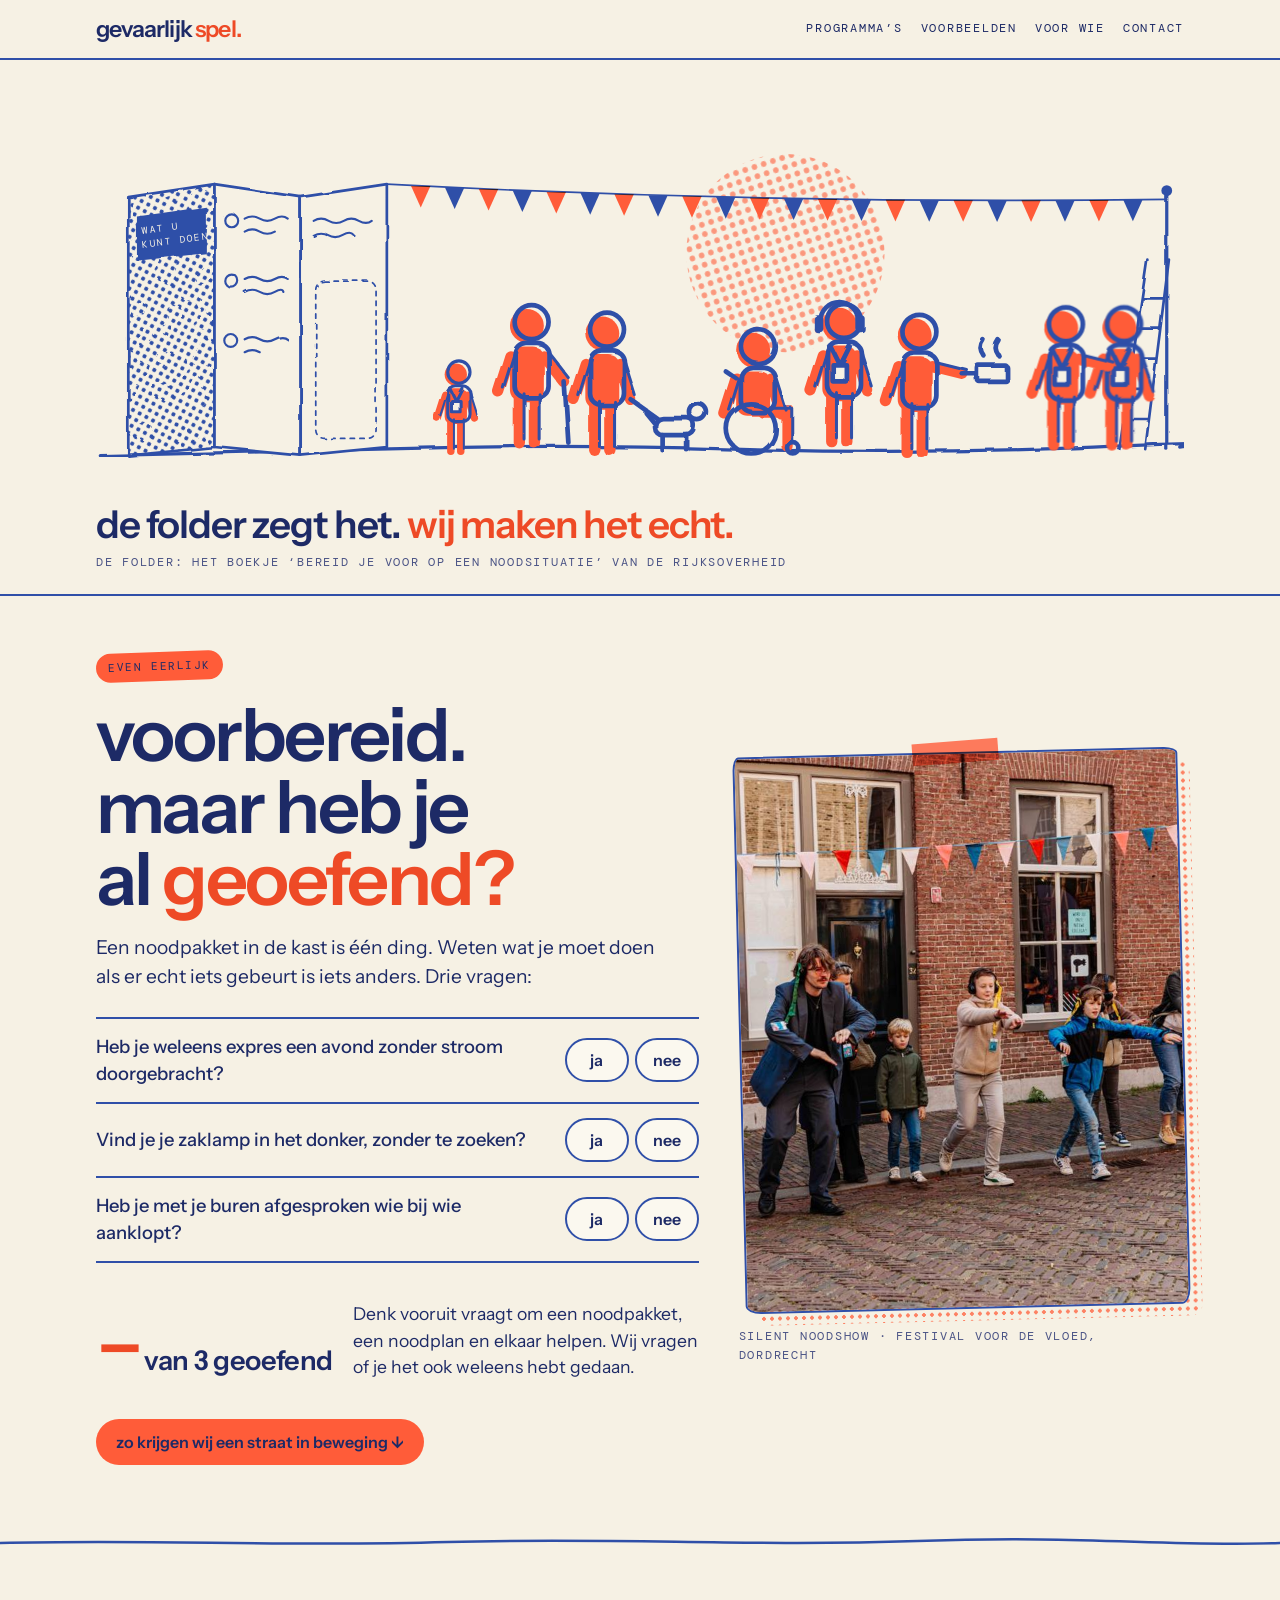
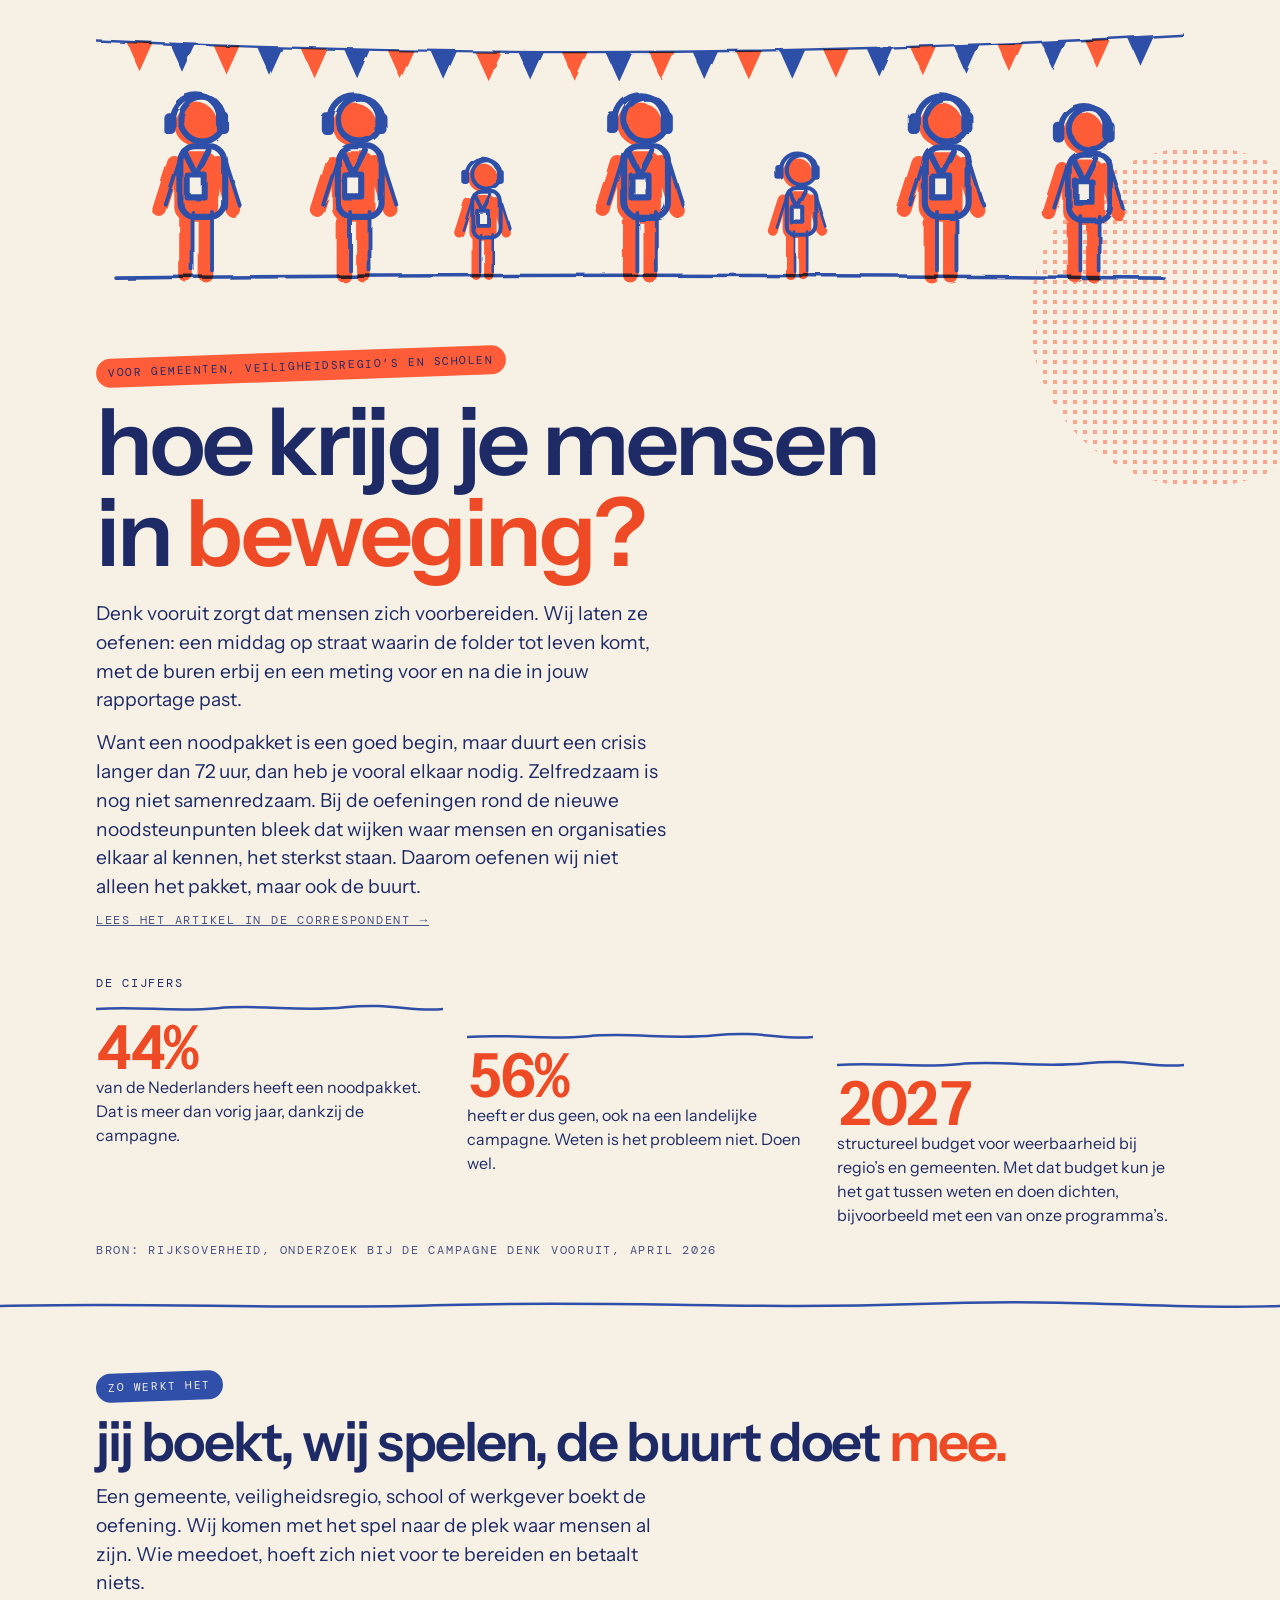
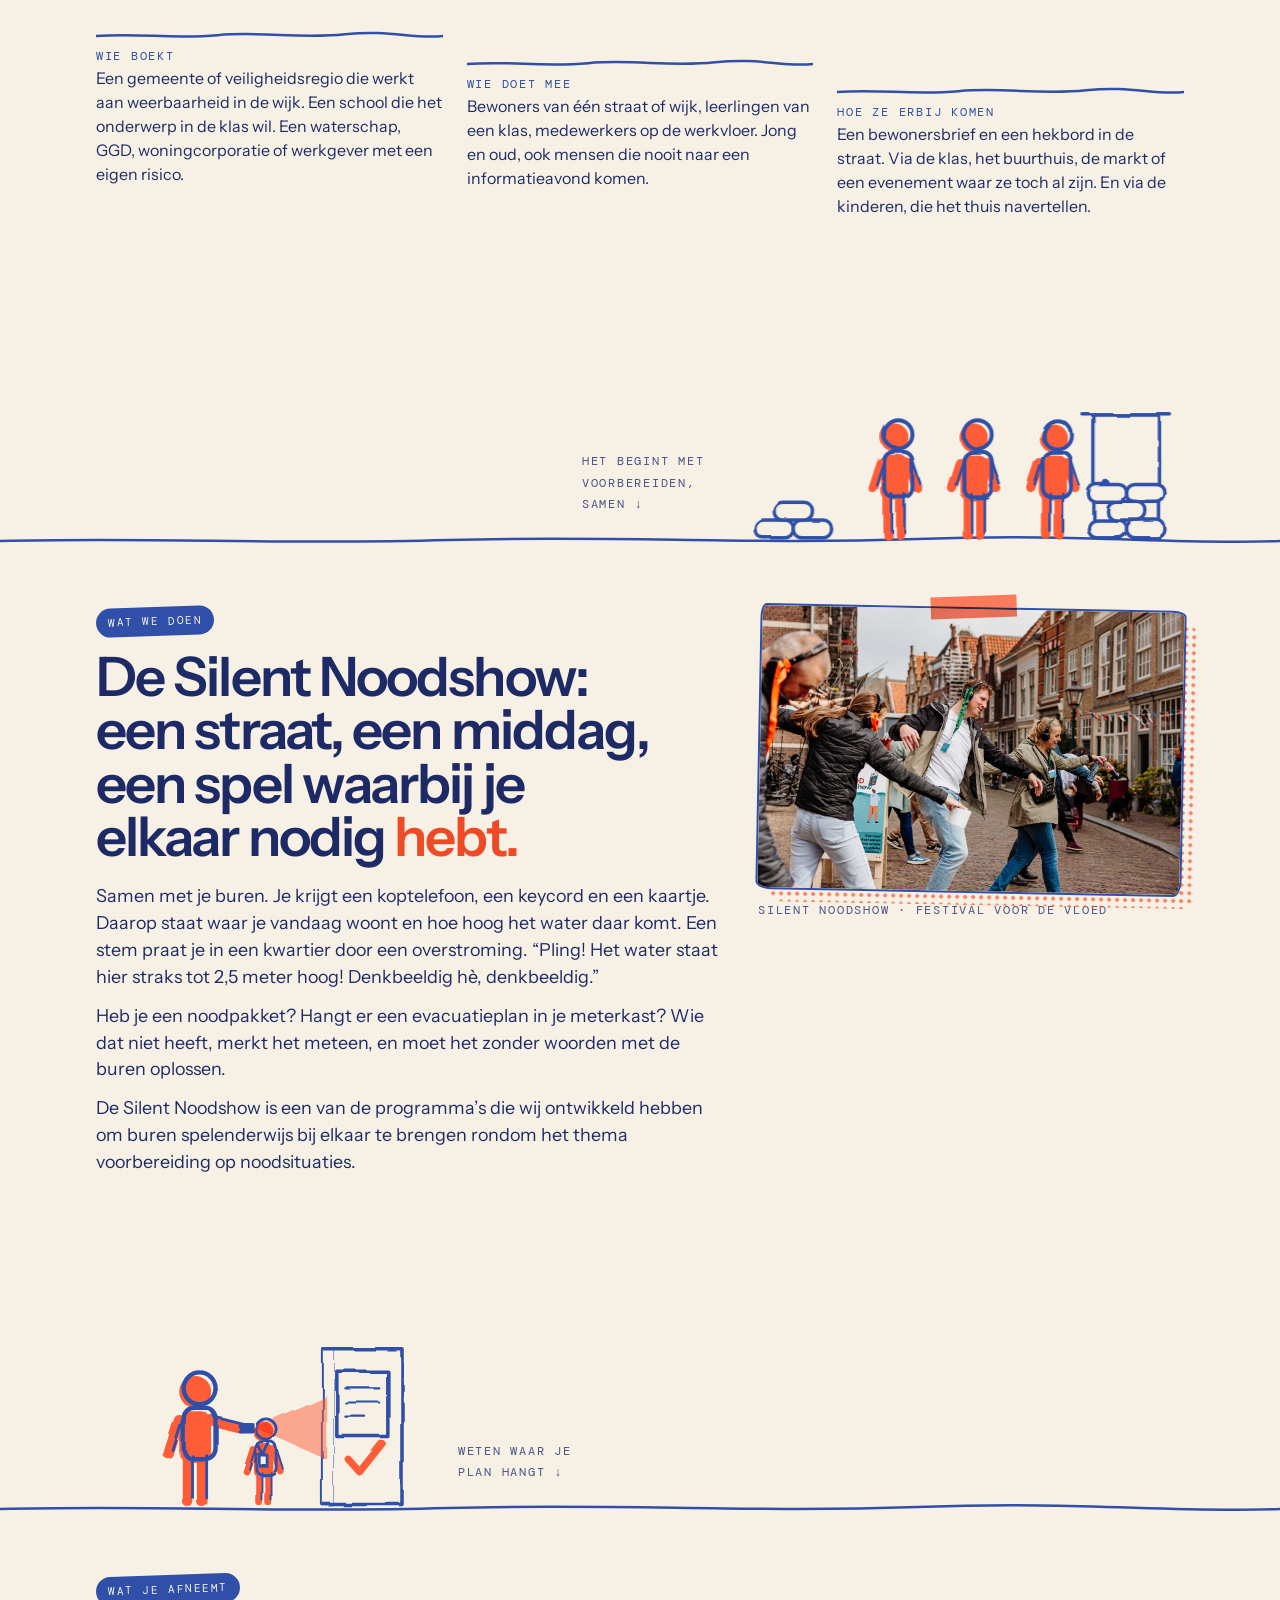
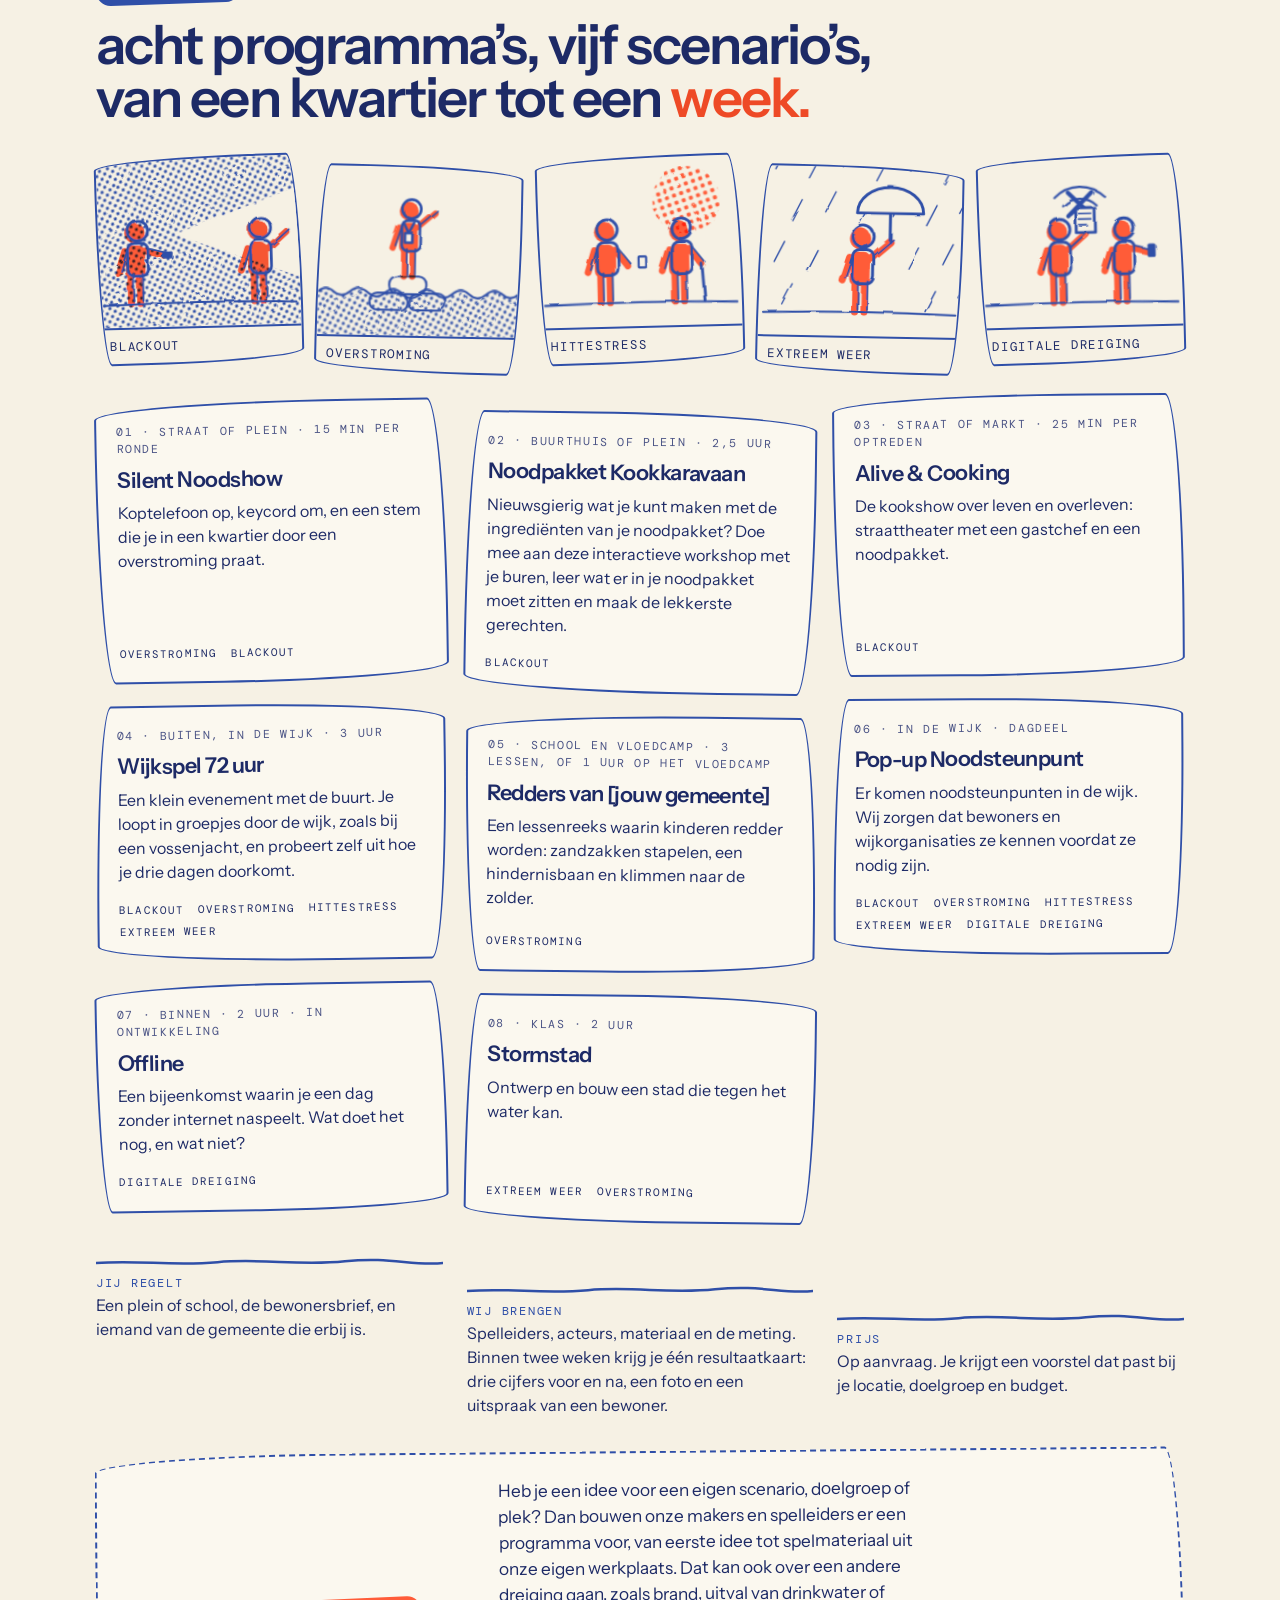
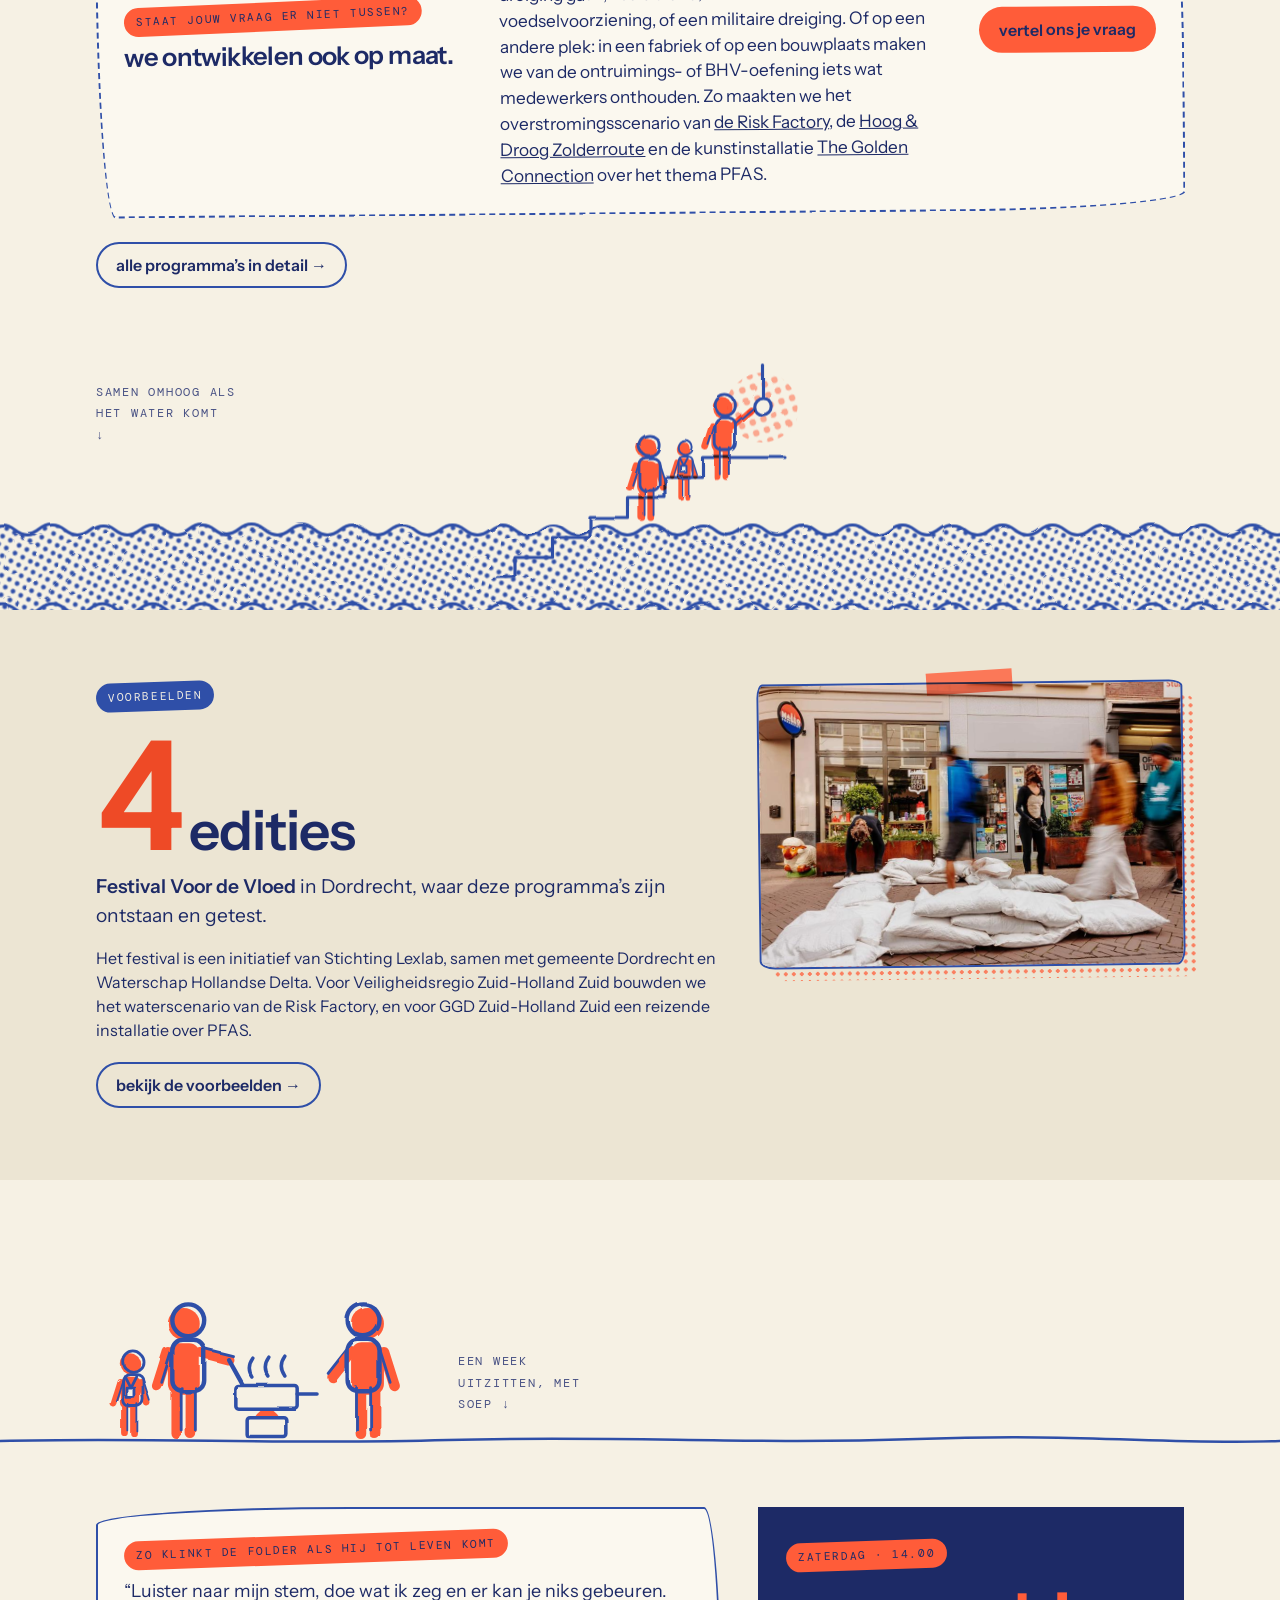
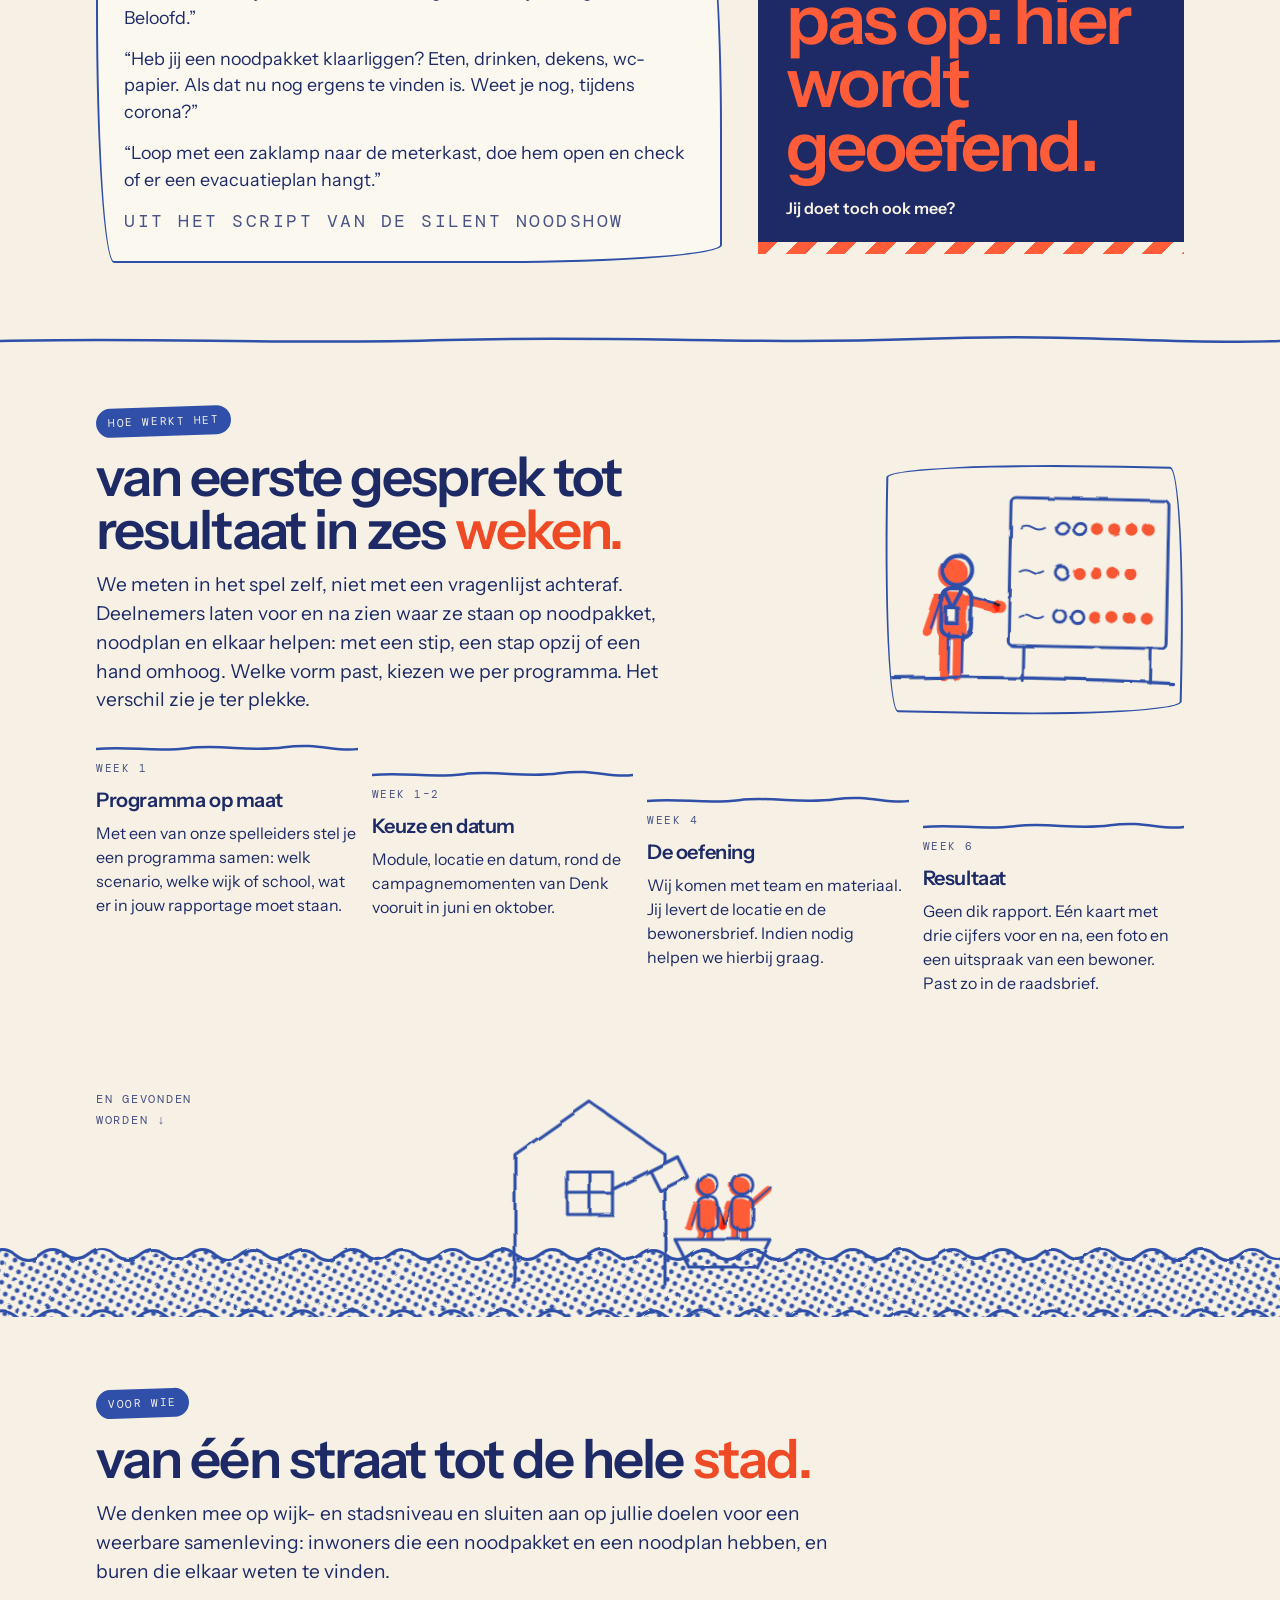
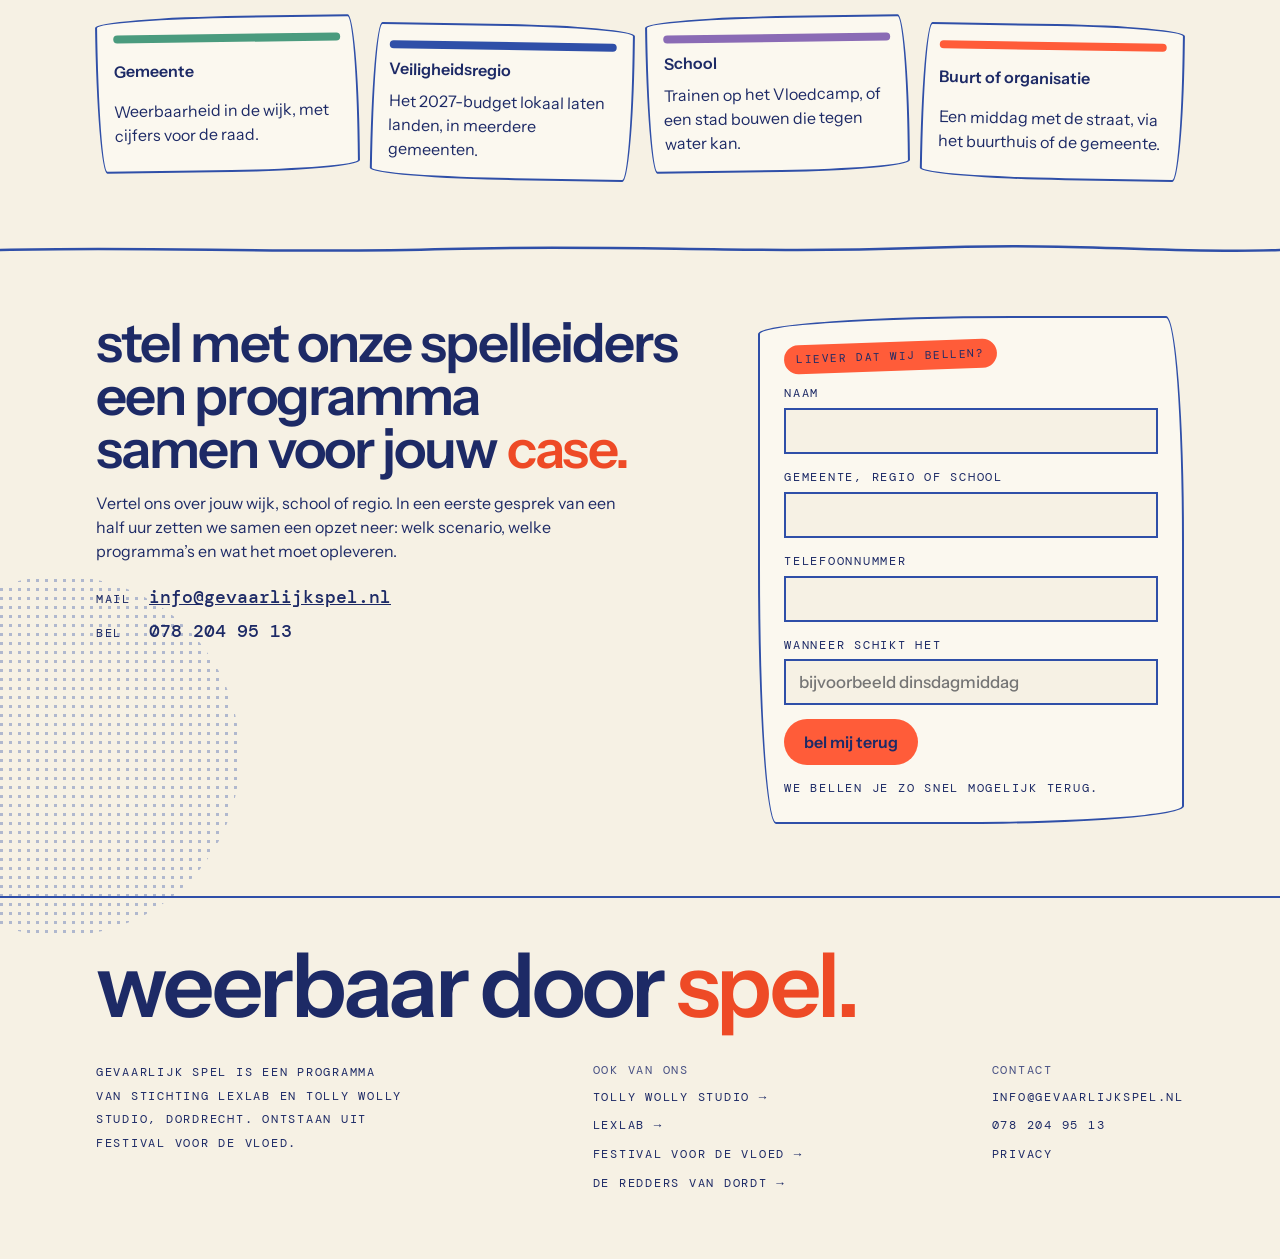
<file: index.html>
<!doctype html>
<html lang="nl"><head><meta charset="utf-8"><meta name="viewport" content="width=device-width,initial-scale=1,viewport-fit=cover">
<title>Gevaarlijk spel · weerbaar door spel · crisisoefeningen voor buurt, school en gemeente</title>
<meta name="description" content="Oefenen voor een noodsituatie, samen met de buren. Gevaarlijk spel speelt crisisoefeningen op straat, in de wijk en in de klas: overstroming, stroomuitval, hitte, extreem weer en uitval van internet. Voor gemeenten, veiligheidsregio’s, scholen en organisaties.">
<link rel="icon" href="favicon.svg" type="image/svg+xml">
<link rel="canonical" href="https://www.gevaarlijkspel.nl/">
<meta property="og:url" content="https://www.gevaarlijkspel.nl/">
<meta property="og:title" content="Gevaarlijk spel · weerbaar door spel · crisisoefeningen voor buurt, school en gemeente">
<meta property="og:description" content="Oefenen voor een noodsituatie, samen met de buren. Gevaarlijk spel speelt crisisoefeningen op straat, in de wijk en in de klas: overstroming, stroomuitval, hitte, extreem weer en uitval van internet. Voor gemeenten, veiligheidsregio’s, scholen en organisaties.">
<meta property="og:type" content="website">
<meta property="og:locale" content="nl_NL">
<meta property="og:image" content="https://www.gevaarlijkspel.nl/img/deel.png">
<meta name="twitter:card" content="summary_large_image">
<link rel="stylesheet" href="fonts.css">
<link rel="stylesheet" href="gs.css">
<style>
/* opening: het spel */
.spel{position:relative}
.scene{padding-block:84px;position:relative;overflow:hidden;border-top:var(--lijn)}
.scene .wrap{position:relative;z-index:2}
.scene p.groot+p.groot{margin-top:14px}
.scene .meter{position:absolute;right:var(--gutter-r);top:96px;z-index:3;text-align:right;font-family:var(--f-mono);font-size:.78rem;letter-spacing:.14em;text-transform:uppercase}
.scene .meter b{display:block;font:600 clamp(2.4rem,7vw,4.4rem)/.9 var(--f-tekst);letter-spacing:-.04em;font-variant-numeric:tabular-nums}

#start{border-top:0;padding-block:56px 72px}
.start-grid{display:grid;grid-template-columns:1.15fr .85fr;gap:40px;align-items:start}
.start-grid>*{min-width:0}
.keuze{display:grid;grid-template-columns:1fr 1fr;gap:10px;margin-top:14px}
.koord{display:flex;align-items:center;gap:12px;padding:12px 14px;border:var(--lijn);background:var(--kaart);cursor:pointer;font:500 1rem var(--f-tekst);color:var(--inkt);text-align:left}
.koord i{width:10px;align-self:stretch;min-height:30px;border-radius:5px}
.koord[aria-pressed="true"]{background:var(--inkt);color:var(--papier)}
.k-groen i{background:var(--groen)}.k-blauw i{background:var(--blauw)}.k-paars i{background:var(--paars)}.k-zalm i{background:var(--zalm)}
.veld{display:grid;gap:6px;margin-top:16px}
.veld input{font:500 1.05rem var(--f-tekst);padding:12px 14px;border:var(--lijn);background:var(--kaart);color:var(--inkt);border-radius:0;width:100%}
.kaartje{position:relative;background:var(--kaart);border:var(--lijn);padding:22px 22px 20px;margin-top:46px;transform:rotate(1.4deg)}
.kaartje::before{content:"";position:absolute;left:50%;top:-46px;width:14px;height:46px;transform:translateX(-50%);background:var(--k,var(--inkt2));border-radius:3px}
.kaartje::after{content:"";position:absolute;left:50%;top:10px;width:22px;height:8px;transform:translateX(-50%);border:2px solid var(--inkt);border-radius:6px;background:var(--papier)}
.kaartje dl{display:grid;grid-template-columns:auto 1fr;gap:6px 16px;margin-top:20px}
.kaartje dt{font-family:var(--f-mono);font-size:.7rem;letter-spacing:.14em;text-transform:uppercase;color:var(--inkt2);padding-top:3px}
.kaartje dd{font-weight:500}
.kaartje .diep{font:600 3.2rem/.9 var(--f-tekst);letter-spacing:-.04em;color:var(--blauw);margin-top:14px;font-variant-numeric:tabular-nums}
.sla{margin-top:22px;display:flex;gap:12px 18px;flex-wrap:wrap;align-items:center}

/* donker */
#donker{background:var(--nacht);color:var(--papier);border-top-color:var(--nacht);cursor:none}
#donker .knop{cursor:pointer}
#lamp{position:absolute;inset:0;z-index:3;pointer-events:none;background:radial-gradient(circle var(--r,190px) at var(--x,30%) var(--y,46%),rgba(7,6,11,0) 0%,rgba(7,6,11,0) 40%,rgba(7,6,11,.985) 100%)}
#donker.aan #lamp{display:none}
#donker.aan{cursor:auto}
#donker .boven{position:relative;z-index:4}
#donker .foto{border-color:var(--papier)}
#donker .hint{position:relative;z-index:4;margin-top:22px;display:flex;gap:16px;align-items:center;flex-wrap:wrap}

/* water */
#water{background:var(--papier)}
#golf{position:absolute;left:0;right:0;bottom:0;height:0;background:var(--blauw);opacity:.9;z-index:1}
#golf::before{content:"";position:absolute;left:0;right:0;top:-9px;height:10px;background-image:url("data:image/svg+xml,%3Csvg xmlns='http://www.w3.org/2000/svg' width='40' height='10'%3E%3Cpath d='M0 10V5q10-6 20 0t20 0v5z' fill='%232c5ca4'/%3E%3C/svg%3E");background-repeat:repeat-x;animation:golf 6s linear infinite}
@keyframes golf{to{background-position:40px 0}}
.peil{position:absolute;left:0;top:0;bottom:0;width:46px;z-index:2;border-right:var(--lijn);background:repeating-linear-gradient(to top,var(--inkt) 0 2px,transparent 2px 10%);background-size:14px 100%;background-repeat:no-repeat}
.peil span{position:absolute;left:18px;font-family:var(--f-mono);font-size:.62rem;transform:translateY(50%)}
#water .wrap{padding-left:max(64px,var(--gutter-l))}

#water.onder .wrap,#water.onder .meter{color:var(--papier)}
#water.onder .z{color:var(--zalm)}
#water.onder .label{background:var(--papier);color:var(--inkt)}
#water.onder .foto{border-color:var(--papier)}

/* hitte */
#hitte{transition:background-color .2s}
#hitte.heet .tril{animation:tril 1.8s ease-in-out infinite}
@keyframes tril{0%,100%{transform:skewX(0);filter:blur(0)}50%{transform:skewX(-1deg) translateY(-1px);filter:blur(.5px)}}

/* offline */
#offtekst span{transition:opacity .5s}
#offtekst .weg{opacity:.12}
.papiertje{background:var(--kaart);border:var(--lijn);padding:18px 20px;transform:rotate(-1deg);font-family:var(--f-mono);font-size:.86rem;line-height:1.9}
.papiertje b{font-family:var(--f-tekst);font-weight:600;font-size:1rem;display:block;margin-bottom:6px}

@media (prefers-reduced-motion:reduce){#hitte.heet .tril,#golf::before{animation:none}}

/* einde oefening */
#licht{background:var(--inkt);color:var(--papier);border-top:0;padding-block:76px 80px}
#licht .groot{color:var(--papier)}
#licht .knop.leeg{border-color:var(--papier);color:var(--papier)}
#licht .knop.leeg:hover{background:rgba(244,239,230,.1)}
.slotzin{font:600 clamp(3rem,10vw,7rem)/.88 var(--f-tekst);letter-spacing:-.05em;color:var(--zalm);margin-top:16px;text-wrap:balance}

/* aanbod */
.hero2{padding-block:72px 40px}
.strip{display:grid;grid-template-columns:repeat(5,1fr);gap:10px}
.strip img{aspect-ratio:3/2;object-fit:cover;width:100%;border:var(--lijn)}
.afspraak{display:grid;grid-template-columns:repeat(3,1fr);gap:24px;margin-top:34px}
.afspraak>div{border-top:var(--lijn);padding-top:12px;min-width:0}
.bewijs{background-color:var(--papier2)}
.groot-getal{font:600 clamp(5rem,15vw,9.5rem)/.85 var(--f-tekst);letter-spacing:-.05em;color:var(--zalm-d);font-variant-numeric:tabular-nums}
.groot-getal small{font-size:.36em;color:var(--inkt);letter-spacing:-.02em}
.stem{background:var(--kaart);border:var(--lijn);padding:26px;display:grid;gap:14px}
.stem p{font-size:1.12rem}
.hek{background:var(--inkt);color:var(--papier);padding:34px 28px;display:flex;flex-direction:column;gap:18px;justify-content:space-between;min-height:320px;position:relative;overflow:hidden}
.hek .big{font:600 clamp(2.6rem,7vw,4.4rem)/.9 var(--f-tekst);letter-spacing:-.04em;color:var(--zalm)}
.hek::after{content:"";position:absolute;left:0;right:0;bottom:0;height:12px;background:repeating-linear-gradient(135deg,var(--zalm) 0 14px,var(--papier) 14px 28px)}
.stappen{list-style:none;padding:0;display:grid;grid-template-columns:repeat(4,1fr);gap:14px;counter-reset:s}
.stappen li{counter-increment:s;border-top:var(--lijn);padding-top:12px;min-width:0}
.stappen li::before{content:"week " attr(data-week);display:block;font-family:var(--f-mono);font-size:.7rem;letter-spacing:.14em;text-transform:uppercase;color:var(--inkt2);margin-bottom:8px}
.stappen b{display:block;font-size:1.25rem;font-weight:600;letter-spacing:-.02em;margin-bottom:6px}
.voorjou{display:grid;grid-template-columns:repeat(4,1fr);gap:12px}
.voorjou a{display:grid;gap:8px;padding:16px;border:var(--lijn);text-decoration:none;background:var(--kaart);min-width:0}
.voorjou a:hover{background:#fff}
.voorjou a i{height:8px;border-radius:4px}
.voorjou a.mijn{outline:4px solid var(--zalm);outline-offset:-2px}
.bereik{display:grid;grid-template-columns:auto 1fr;gap:10px 18px;margin-top:22px;align-items:baseline}
.bereik dd{font:500 1.15rem var(--f-mono)}
.terugbel{display:grid;gap:14px;border:var(--lijn);background:var(--kaart);padding:24px;min-width:0}
.terugbel .label{justify-self:start}
.terugbel label{display:grid;gap:5px}
.terugbel input{font:500 1.05rem var(--f-tekst);padding:11px 13px;border:var(--lijn);background:var(--papier);color:var(--inkt);border-radius:0;width:100%}
.terugbel .knop{justify-self:start}
.contact-regel{display:flex;gap:10px 16px;flex-wrap:wrap;align-items:center;margin-top:20px}
.contact-regel code{font:500 1.05rem var(--f-mono);user-select:all}

@media (max-width:860px){
  .start-grid{grid-template-columns:1fr}
  .strip{grid-template-columns:repeat(3,1fr)}.strip img:nth-child(n+4){display:none}
  .afspraak,.stappen{grid-template-columns:1fr 1fr}
  .voorjou{grid-template-columns:1fr 1fr}
  .scene .meter{position:static;text-align:left;margin-bottom:18px;padding-left:var(--gutter-l)}
  #water .meter{padding-left:64px}
  #lamp{--r:250px}
}
@media (max-width:520px){.keuze{grid-template-columns:1fr}.afspraak,.stappen{grid-template-columns:1fr}}

/* opening: de toets */
.topband{padding-block:10px 22px;border-bottom:var(--lijn)}
.topzin{font-weight:600;letter-spacing:-.03em;line-height:1.05;font-size:clamp(1.4rem,3.6vw,2.4rem);margin-top:4px}
.opening{padding-block:44px 72px}
.opening .start-grid{align-items:center}
.toets{list-style:none;padding:0;margin-top:26px;display:grid;gap:0;border-bottom:var(--lijn)}
.toets li{display:grid;grid-template-columns:1fr auto;gap:14px;align-items:center;padding-block:14px;border-top:var(--lijn)}
.toets li>span{font-size:1.15rem;font-weight:500;min-width:0}
.jn{display:flex;gap:6px}
.jn button{min-width:64px;padding:10px 16px;border:var(--lijn);background:var(--kaart);color:var(--inkt);border-radius:999px;cursor:pointer;font:600 1rem var(--f-tekst)}
.jn button[aria-pressed="true"]{background:var(--inkt);color:var(--papier)}
.uitslag{display:grid;grid-template-columns:auto 1fr;gap:20px;align-items:center;margin-top:22px;min-height:112px}
.uitslag>*{min-width:0}
.uitslag .score{font:600 clamp(3.4rem,9vw,5rem)/.85 var(--f-tekst);letter-spacing:-.05em;color:var(--zalm-d);font-variant-numeric:tabular-nums;white-space:nowrap}
.uitslag .score small{font-size:.34em;color:var(--inkt);letter-spacing:-.02em}
.uitslag p{font-size:1.1rem;max-width:46ch}
.uitslag p b{display:block;margin-top:6px}
.grootfoto img{width:100%;aspect-ratio:4/5;object-fit:cover;border:var(--lijn)}
@media (max-width:860px){.grootfoto img{aspect-ratio:3/2}}
@media (max-width:520px){.uitslag{grid-template-columns:1fr;gap:8px}}

/* rode draad: de folder tot leven */
.fotobak{position:relative}
.fotobak .folder{position:absolute;left:-30px;bottom:-26px;width:min(240px,64%);transform:rotate(-5deg)}
.grootfoto .bijschrift{margin-top:18px}
.echt{list-style:none;padding:0;margin-top:34px;border-bottom:var(--lijn)}
.echt li{display:grid;grid-template-columns:minmax(0,.75fr) 36px minmax(0,1.7fr);gap:18px;align-items:center;padding-block:24px;border-top:var(--lijn)}
.echt .pijl{font-size:1.8rem;text-align:center;line-height:1}
.echt .straat{display:grid;grid-template-columns:200px minmax(0,1fr);gap:20px;align-items:center;text-decoration:none}
.echt .straat img{aspect-ratio:3/2;object-fit:cover;border:var(--lijn);width:100%}
.echt .straat b{display:block;font-size:1.3rem;font-weight:600;letter-spacing:-.02em;line-height:1.15;margin-block:6px}
.echt a.straat:hover b{text-decoration:underline;text-decoration-color:var(--zalm);text-decoration-thickness:3px}
.wenk5{margin-top:26px;display:grid;grid-template-columns:minmax(0,.75fr) 36px minmax(0,1.7fr);gap:18px;align-items:center}
.wenk5 .groot{max-width:none;font-weight:500}
@media (max-width:860px){
  .fotobak .folder{left:10px}
  .echt li,.wenk5{grid-template-columns:1fr;gap:10px}
  .echt .pijl{text-align:left;transform:rotate(90deg);width:28px}
  .echt .straat{grid-template-columns:120px minmax(0,1fr);gap:14px}
}

/* poppetjes lopen uit de folder */
.loopje{margin-top:26px}
.loopje svg{display:block;width:100%;height:auto;max-height:340px}
.loopje-voet{display:flex;justify-content:space-between;margin-top:6px;color:var(--inkt2)}
.pop{color:var(--c);fill:currentColor;stroke:currentColor;transform:translate(var(--x),0)}
.pop .kj{fill:var(--kaart)}
.pop .been,.pop .arm{transform-box:fill-box}
.pop .been{transform-origin:50% 0}
.pop .arm{transform-origin:0 0}
@media (prefers-reduced-motion:no-preference){
  .pop{animation:uitdefolder 14s linear var(--d) infinite both}
  .pop .been.a{animation:stap 14s linear var(--d) infinite both}
  .pop .been.b{animation:stap2 14s linear var(--d) infinite both}
  .pop .arm{animation:zwaai 14s ease-in-out var(--d) infinite both}
}
@keyframes uitdefolder{
  0%{transform:translate(206px,0);opacity:0;color:var(--grijs)}
  3%{opacity:1;color:var(--grijs)}
  9%{color:var(--grijs)}
  15%{color:var(--c)}
  30%{transform:translate(var(--x),0)}
  94%{transform:translate(var(--x),0);opacity:1;color:var(--c)}
  100%{transform:translate(var(--x),0);opacity:0;color:var(--c)}
}
@keyframes stap{0%,30%,100%{transform:rotate(0)}3%,9%,15%,21%,27%{transform:rotate(22deg)}6%,12%,18%,24%{transform:rotate(-22deg)}}
@keyframes stap2{0%,30%,100%{transform:rotate(0)}3%,9%,15%,21%,27%{transform:rotate(-22deg)}6%,12%,18%,24%{transform:rotate(22deg)}}
@keyframes zwaai{0%,36%,62%,100%{transform:rotate(0)}40%,48%,56%{transform:rotate(-150deg)}44%,52%{transform:rotate(-115deg)}}
</style>
<script type="application/ld+json">{"@context": "https://schema.org", "@type": "Organization", "@id": "https://www.gevaarlijkspel.nl/#org", "name": "Gevaarlijk spel", "url": "https://www.gevaarlijkspel.nl/", "logo": "https://www.gevaarlijkspel.nl/favicon.svg", "image": "https://www.gevaarlijkspel.nl/img/deel.png", "description": "Gevaarlijk spel maakt crisisoefeningen als spel: buurten, scholen en organisaties oefenen samen voor een overstroming, stroomuitval, hitte, extreem weer of uitval van internet. Een programma van Stichting Lexlab en Tolly Wolly Studio uit Dordrecht, ontstaan uit Festival Voor de Vloed.", "telephone": "+31782049513", "email": "info@gevaarlijkspel.nl", "areaServed": {"@type": "Country", "name": "Nederland"}, "address": {"@type": "PostalAddress", "addressLocality": "Dordrecht", "addressCountry": "NL"}, "parentOrganization": [{"@type": "Organization", "name": "Stichting Lexlab", "url": "https://www.lexlab.nl/"}, {"@type": "Organization", "name": "Tolly Wolly Studio", "url": "https://www.tollywollystudio.nl/"}], "knowsAbout": ["crisisoefening", "weerbaarheid", "samenredzaamheid", "zelfredzaamheid", "noodpakket", "noodsteunpunt", "overstroming", "stroomuitval", "hittestress", "extreem weer", "digitale uitval", "waterveiligheid", "risicovol spelen", "BHV-oefening"]}</script>
</head><body>

<header class="kop"><div class="wrap">
  <a class="wm" href="index.html">gevaarlijk <span>spel.</span></a>
  <nav class="mono" aria-label="hoofdmenu"><a href="programmas.html">programma’s</a><a href="cases.html">voorbeelden</a><a href="voor-wie.html">voor wie</a><a href="#contact">contact</a></nav>
</div></header>

<main>
<section class="topband"><div class="wrap">
  <div class="toneel kaal" id="folderanim"></div>
  <p class="topzin">de folder zegt het. <span class="z">wij maken het echt.</span></p>
  <p class="mono bijschrift" style="margin-top:8px">de folder: het boekje ‘Bereid je voor op een noodsituatie’ van de Rijksoverheid</p>
</div></section>
<section class="opening" id="start"><div class="wrap start-grid">
  <div>
    <span class="label p">even eerlijk</span>
    <h1 style="margin-top:18px;font-size:clamp(2.4rem,6.6vw,4.6rem)">voorbereid. maar heb je al <span class="z">geoefend?</span></h1>
    <p class="groot" style="margin-top:18px">Een noodpakket in de kast is één ding. Weten wat je moet doen als er echt iets gebeurt is iets anders. Drie vragen:</p>
    <ol class="toets">
      <li><span>Heb je weleens expres een avond zonder stroom doorgebracht?</span><div class="jn" role="group" aria-label="avond zonder stroom"><button type="button" id="q1-ja" data-q="1" data-v="1" aria-pressed="false">ja</button><button type="button" id="q1-nee" data-q="1" data-v="0" aria-pressed="false">nee</button></div></li>
      <li><span>Vind je je zaklamp in het donker, zonder te zoeken?</span><div class="jn" role="group" aria-label="zaklamp"><button type="button" id="q2-ja" data-q="2" data-v="1" aria-pressed="false">ja</button><button type="button" id="q2-nee" data-q="2" data-v="0" aria-pressed="false">nee</button></div></li>
      <li><span>Heb je met je buren afgesproken wie bij wie aanklopt?</span><div class="jn" role="group" aria-label="buren"><button type="button" id="q3-ja" data-q="3" data-v="1" aria-pressed="false">ja</button><button type="button" id="q3-nee" data-q="3" data-v="0" aria-pressed="false">nee</button></div></li>
    </ol>
    <div class="uitslag" aria-live="polite">
      <div class="score"><span id="score">–</span><small> van 3 geoefend</small></div>
      <p id="uitslagtekst">Denk vooruit vraagt om een noodpakket, een noodplan en elkaar helpen. Wij vragen of je het ook weleens hebt gedaan.</p>
    </div>
    <div class="sla"><a class="knop" href="#aanbod">zo krijgen wij een straat in beweging ↓</a></div>
  </div>
  <div class="grootfoto">
    <div class="fotobak">
      <img src="img/v5-1.jpg" alt="Een rij buren op de stoep doet tegelijk dezelfde beweging na, met koptelefoons op">
    </div>
    <p class="mono bijschrift">silent noodshow · festival voor de vloed, dordrecht</p>
  </div>
</div></section>
</main>

<!-- aanbod -->
<section class="hero2" id="aanbod"><div class="wrap">
  <div class="toneel kaal" id="dansrij" style="margin-bottom:34px"></div>
  <span class="label p">voor gemeenten, veiligheidsregio’s en scholen</span>
  <h2 style="margin-top:16px;font-size:var(--s4)">hoe krijg je mensen in <span class="z">beweging?</span></h2>
  <p class="groot" style="margin-top:20px">Denk vooruit zorgt dat mensen zich voorbereiden. Wij laten ze oefenen: een middag op straat waarin de folder tot leven komt, met de buren erbij en een meting voor en na die in jouw rapportage past.</p>
  <p class="groot" style="margin-top:14px">Want een noodpakket is een goed begin, maar duurt een crisis langer dan 72 uur, dan heb je vooral elkaar nodig. Zelfredzaam is nog niet samenredzaam. Bij de oefeningen rond de nieuwe noodsteunpunten bleek dat wijken waar mensen en organisaties elkaar al kennen, het sterkst staan. Daarom oefenen wij niet alleen het pakket, maar ook de buurt.</p>
  <p class="mono bijschrift" style="margin-top:10px"><a href="https://decorrespondent.nl/17397/zelfredzaamheid-is-goed-maar-samenredzaamheid-maakt-het-verschil/1c88b7a3-b26c-0ff3-1d59-503746841dac">lees het artikel in De Correspondent →</a></p>
  <p class="mono" style="margin-top:44px">de cijfers</p>
  <div class="cijfers" style="margin-top:12px">
    <div><div class="b">44%</div><p>van de Nederlanders heeft een noodpakket. Dat is meer dan vorig jaar, dankzij de campagne.</p></div>
    <div><div class="b">56%</div><p>heeft er dus geen, ook na een landelijke campagne. Weten is het probleem niet. Doen wel.</p></div>
    <div><div class="b">2027</div><p>structureel budget voor weerbaarheid bij regio’s en gemeenten. Met dat budget kun je het gat tussen weten en doen dichten, bijvoorbeeld met een van onze programma’s.</p></div>
  </div>
  <p class="mono bijschrift" style="margin-top:14px">bron: Rijksoverheid, onderzoek bij de campagne Denk vooruit, april 2026</p>
</div></section>

<section class="sec" id="zo"><div class="wrap">
  <div class="sec-kop"><span class="label">zo werkt het</span><h2>jij boekt, wij spelen, de buurt doet <span class="z">mee.</span></h2><p class="groot">Een gemeente, veiligheidsregio, school of werkgever boekt de oefening. Wij komen met het spel naar de plek waar mensen al zijn. Wie meedoet, hoeft zich niet voor te bereiden en betaalt niets.</p></div>
  <div class="afspraak">
    <div><p class="mono z">wie boekt</p><p>Een gemeente of veiligheidsregio die werkt aan weerbaarheid in de wijk. Een school die het onderwerp in de klas wil. Een waterschap, GGD, woningcorporatie of werkgever met een eigen risico.</p></div>
    <div><p class="mono z">wie doet mee</p><p>Bewoners van één straat of wijk, leerlingen van een klas, medewerkers op de werkvloer. Jong en oud, ook mensen die nooit naar een informatieavond komen.</p></div>
    <div><p class="mono z">hoe ze erbij komen</p><p>Een bewonersbrief en een hekbord in de straat. Via de klas, het buurthuis, de markt of een evenement waar ze toch al zijn. En via de kinderen, die het thuis navertellen.</p></div>
  </div>
</div></section>

<div class="breker rechts"><div class="wrap"><figure class="toneel kaal eenmaal" data-oef="zandzakken"></figure><p class="mono">het begint met voorbereiden, samen ↓</p></div></div>
<section class="sec"><div class="wrap">
  <div class="twee">
    <div>
      <span class="label">wat we doen</span>
      <h2 style="margin-top:14px">De Silent Noodshow: een straat, een middag, een spel waarbij je elkaar nodig <span class="z">hebt.</span></h2>
      <p style="font-size:1.12rem;margin-top:20px;max-width:52ch">Samen met je buren. Je krijgt een koptelefoon, een keycord en een kaartje. Daarop staat waar je vandaag woont en hoe hoog het water daar komt. Een stem praat je in een kwartier door een overstroming. “Pling! Het water staat hier straks tot 2,5 meter hoog! Denkbeeldig hè, denkbeeldig.”</p>
      <p style="font-size:1.12rem;margin-top:12px;max-width:52ch">Heb je een noodpakket? Hangt er een evacuatieplan in je meterkast? Wie dat niet heeft, merkt het meteen, en moet het zonder woorden met de buren oplossen.</p>
      <p style="font-size:1.12rem;margin-top:12px;max-width:52ch">De Silent Noodshow is een van de programma’s die wij ontwikkeld hebben om buren spelenderwijs bij elkaar te brengen rondom het thema voorbereiding op noodsituaties.</p>
    </div>
    <div><img class="foto" src="img/silent-straat.jpg" alt="Buren met koptelefoons op doen midden op straat samen dezelfde beweging"><p class="mono bijschrift">silent noodshow · festival voor de vloed</p></div>
  </div>
</div></section>

<div class="breker links"><div class="wrap"><figure class="toneel kaal eenmaal" data-oef="meterkast"></figure><p class="mono">weten waar je plan hangt ↓</p></div></div>
<section class="sec" id="programmas"><div class="wrap">
  <div class="sec-kop">
    <span class="label">wat je afneemt</span>
    <h2>acht programma’s, vijf scenario’s, van een kwartier tot een <span class="z">week.</span></h2>
    </div>
  <div class="scenrij" id="scenrij" style="margin-bottom:30px"></div>
  <div class="prog" id="proglijst"><!--prerender:kaarten--><a class="pk" href="programmas.html#silent-noodshow" data-scen="water stroom" data-voor="gemeente regio buurt"><span class="nr">01 · straat of plein · 15 min per ronde</span><span class="t">Silent Noodshow</span><span>Koptelefoon op, keycord om, en een stem die je in een kwartier door een overstroming praat.</span><span class="scens"><span class="scen water"><i aria-hidden="true"></i>overstroming</span><span class="scen stroom"><i aria-hidden="true"></i>blackout</span></span></a><a class="pk" href="programmas.html#kookkaravaan" data-scen="stroom" data-voor="gemeente buurt"><span class="nr">02 · buurthuis of plein · 2,5 uur</span><span class="t">Noodpakket Kookkaravaan</span><span>Nieuwsgierig wat je kunt maken met de ingrediënten van je noodpakket? Doe mee aan deze interactieve workshop met je buren, leer wat er in je noodpakket moet zitten en maak de lekkerste gerechten.</span><span class="scens"><span class="scen stroom"><i aria-hidden="true"></i>blackout</span></span></a><a class="pk" href="programmas.html#alive-and-cooking" data-scen="stroom" data-voor="gemeente buurt"><span class="nr">03 · straat of markt · 25 min per optreden</span><span class="t">Alive &amp; Cooking</span><span>De kookshow over leven en overleven: straattheater met een gastchef en een noodpakket.</span><span class="scens"><span class="scen stroom"><i aria-hidden="true"></i>blackout</span></span></a><a class="pk" href="programmas.html#wijkspel-72-uur" data-scen="stroom water hitte weer" data-voor="gemeente regio buurt"><span class="nr">04 · buiten, in de wijk · 3 uur</span><span class="t">Wijkspel 72 uur</span><span>Een klein evenement met de buurt. Je loopt in groepjes door de wijk, zoals bij een vossenjacht, en probeert zelf uit hoe je drie dagen doorkomt.</span><span class="scens"><span class="scen stroom"><i aria-hidden="true"></i>blackout</span><span class="scen water"><i aria-hidden="true"></i>overstroming</span><span class="scen hitte"><i aria-hidden="true"></i>hittestress</span><span class="scen weer"><i aria-hidden="true"></i>extreem weer</span></span></a><a class="pk" href="programmas.html#redders" data-scen="water" data-voor="school gemeente"><span class="nr">05 · school en vloedcamp · 3 lessen, of 1 uur op het Vloedcamp</span><span class="t">Redders van [jouw gemeente]</span><span>Een lessenreeks waarin kinderen redder worden: zandzakken stapelen, een hindernisbaan en klimmen naar de zolder.</span><span class="scens"><span class="scen water"><i aria-hidden="true"></i>overstroming</span></span></a><a class="pk" href="programmas.html#oefening-met-publiek" data-scen="stroom water hitte weer digitaal" data-voor="gemeente regio buurt"><span class="nr">06 · in de wijk · dagdeel</span><span class="t">Pop-up Noodsteunpunt</span><span>Er komen noodsteunpunten in de wijk. Wij zorgen dat bewoners en wijkorganisaties ze kennen voordat ze nodig zijn.</span><span class="scens"><span class="scen stroom"><i aria-hidden="true"></i>blackout</span><span class="scen water"><i aria-hidden="true"></i>overstroming</span><span class="scen hitte"><i aria-hidden="true"></i>hittestress</span><span class="scen weer"><i aria-hidden="true"></i>extreem weer</span><span class="scen digitaal"><i aria-hidden="true"></i>digitale dreiging</span></span></a><a class="pk" href="programmas.html#offline" data-scen="digitaal" data-voor="gemeente buurt school"><span class="nr">07 · binnen · 2 uur · in ontwikkeling</span><span class="t">Offline</span><span>Een bijeenkomst waarin je een dag zonder internet naspeelt. Wat doet het nog, en wat niet?</span><span class="scens"><span class="scen digitaal"><i aria-hidden="true"></i>digitale dreiging</span></span></a><a class="pk" href="programmas.html#stormstad" data-scen="weer water" data-voor="school gemeente"><span class="nr">08 · klas · 2 uur</span><span class="t">Stormstad</span><span>Ontwerp en bouw een stad die tegen het water kan.</span><span class="scens"><span class="scen weer"><i aria-hidden="true"></i>extreem weer</span><span class="scen water"><i aria-hidden="true"></i>overstroming</span></span></a><!--/prerender--></div>
  <div class="afspraak">
    <div><p class="mono z">jij regelt</p><p>Een plein of school, de bewonersbrief, en iemand van de gemeente die erbij is.</p></div>
    <div><p class="mono z">wij brengen</p><p>Spelleiders, acteurs, materiaal en de meting. Binnen twee weken krijg je één resultaatkaart: drie cijfers voor en na, een foto en een uitspraak van een bewoner.</p></div>
    <div><p class="mono z">prijs</p><p>Op aanvraag. Je krijgt een voorstel dat past bij je locatie, doelgroep en budget.</p></div>
  </div>
  <div class="opmaat">
    <div><span class="label p">staat jouw vraag er niet tussen?</span><h3 style="margin-top:12px">we ontwikkelen ook op maat.</h3></div>
    <p>Heb je een idee voor een eigen scenario, doelgroep of plek? Dan bouwen onze makers en spelleiders er een programma voor, van eerste idee tot spelmateriaal uit onze eigen werkplaats. Dat kan ook over een andere dreiging gaan, zoals brand, uitval van drinkwater of voedselvoorziening, of een militaire dreiging. Of op een andere plek: in een fabriek of op een bouwplaats maken we van de ontruimings- of BHV-oefening iets wat medewerkers onthouden. Zo maakten we het overstromingsscenario van <a href="cases.html#risk-factory">de Risk Factory</a>, de <a href="cases.html#hoog-en-droog">Hoog &amp; Droog Zolderroute</a> en de kunstinstallatie <a href="cases.html#golden-connection">The Golden Connection</a> over het thema PFAS.</p>
    <a class="knop" href="#contact">vertel ons je vraag</a>
  </div>
  <p style="margin-top:28px"><a class="knop leeg" href="programmas.html">alle programma’s in detail →</a></p>
</div></section>

<div class="breker breed"><div class="wrap"><p class="mono">samen omhoog als het water komt ↓</p></div><figure class="toneel kaal eenmaal breedbeeld" data-oef="trapbreed"></figure></div>
<section class="sec bewijs" id="bewijs"><div class="wrap twee">
  <div>
    <span class="label">voorbeelden</span>
    <div class="groot-getal" style="margin-top:20px">4<small> edities</small></div>
    <p style="font-size:1.2rem;margin-top:12px"><b>Festival Voor de Vloed</b> in Dordrecht, waar deze programma’s zijn ontstaan en getest.</p>
        <p style="margin-top:16px">Het festival is een initiatief van Stichting Lexlab, samen met gemeente Dordrecht en Waterschap Hollandse Delta. Voor Veiligheidsregio Zuid-Holland Zuid bouwden we het waterscenario van de Risk Factory, en voor GGD Zuid-Holland Zuid een reizende installatie over PFAS.</p>
    <p style="margin-top:20px"><a class="knop leeg" href="cases.html">bekijk de voorbeelden →</a></p>
  </div>
  <img class="foto" src="img/v5-7.jpg" alt="Zandzakken opgestapeld in een winkelstraat, voorbijgangers lopen erlangs" loading="lazy">
</div></section>

<div class="breker links"><div class="wrap"><figure class="toneel kaal eenmaal" data-oef="soep"></figure><p class="mono">een week uitzitten, met soep ↓</p></div></div>
<section class="sec"><div class="wrap twee">
  <div class="stem">
    <span class="label p" style="justify-self:start">zo klinkt de folder als hij tot leven komt</span>
    <p>“Luister naar mijn stem, doe wat ik zeg en er kan je niks gebeuren. Beloofd.”</p>
    <p>“Heb jij een noodpakket klaarliggen? Eten, drinken, dekens, wc-papier. Als dat nu nog ergens te vinden is. Weet je nog, tijdens corona?”</p>
    <p>“Loop met een zaklamp naar de meterkast, doe hem open en check of er een evacuatieplan hangt.”</p>
    <p class="mono" style="color:var(--inkt2)">uit het script van de Silent Noodshow</p>
  </div>
  <div class="hek" role="img" aria-label="Voorbeeld van een hekbord: zaterdag 14.00, pas op: hier wordt geoefend. Jij doet toch ook mee?">
    <span class="label p" style="align-self:flex-start">zaterdag · 14.00</span>
    <div class="big">pas op: hier wordt geoefend.</div>
    <p><b>Jij doet toch ook mee?</b></p>
  </div>
</div></section>

<section class="sec" id="hoe"><div class="wrap">
  <div class="twee" style="align-items:end;margin-bottom:30px"><div class="sec-kop" style="margin-bottom:0"><span class="label">hoe werkt het</span><h2>van eerste gesprek tot resultaat in zes <span class="z">weken.</span></h2><p class="groot">We meten in het spel zelf, niet met een vragenlijst achteraf. Deelnemers laten voor en na zien waar ze staan op noodpakket, noodplan en elkaar helpen: met een stip, een stap opzij of een hand omhoog. Welke vorm past, kiezen we per programma. Het verschil zie je ter plekke.</p></div><div class="toneel metingbeeld" id="metingbeeld"></div></div>
  <ol class="stappen">
    <li data-week="1"><b>Programma op maat</b>Met een van onze spelleiders stel je een programma samen: welk scenario, welke wijk of school, wat er in jouw rapportage moet staan.</li>
    <li data-week="1–2"><b>Keuze en datum</b>Module, locatie en datum, rond de campagnemomenten van Denk vooruit in juni en oktober.</li>
    <li data-week="4"><b>De oefening</b>Wij komen met team en materiaal. Jij levert de locatie en de bewonersbrief. Indien nodig helpen we hierbij graag.</li>
    <li data-week="6"><b>Resultaat</b>Geen dik rapport. Eén kaart met drie cijfers voor en na, een foto en een uitspraak van een bewoner. Past zo in de raadsbrief.</li>
  </ol>
</div></section>

<div class="breker breed"><div class="wrap"><p class="mono">en gevonden worden ↓</p></div><figure class="toneel kaal eenmaal breedbeeld" data-oef="vlagbreed"></figure></div>
<section class="sec" id="voorjou"><div class="wrap">
  <div class="sec-kop"><span class="label">voor wie</span><h2>van één straat tot de hele <span class="z">stad.</span></h2><p class="groot" style="max-width:58ch">We denken mee op wijk- en stadsniveau en sluiten aan op jullie doelen voor een weerbare samenleving: inwoners die een noodpakket en een noodplan hebben, en buren die elkaar weten te vinden.</p></div>
  <div class="voorjou">
    <a href="voor-wie.html#gemeente" data-groep="gemeente"><i style="background:var(--groen)"></i><b>Gemeente</b><span>Weerbaarheid in de wijk, met cijfers voor de raad.</span></a>
    <a href="voor-wie.html#regio" data-groep="regio"><i style="background:var(--blauw)"></i><b>Veiligheidsregio</b><span>Het 2027-budget lokaal laten landen, in meerdere gemeenten.</span></a>
    <a href="voor-wie.html#school" data-groep="school"><i style="background:var(--paars)"></i><b>School</b><span>Trainen op het Vloedcamp, of een stad bouwen die tegen water kan.</span></a>
    <a href="voor-wie.html#buurt" data-groep="buurt"><i style="background:var(--zalm)"></i><b>Buurt of organisatie</b><span>Een middag met de straat, via het buurthuis of de gemeente.</span></a>
  </div>
</div></section>

<section class="sec" id="contact"><div class="wrap twee">
  <div>
    <h2>stel met onze spelleiders een programma samen voor jouw <span class="z">case.</span></h2>
    <p style="margin-top:16px;max-width:50ch">Vertel ons over jouw wijk, school of regio. In een eerste gesprek van een half uur zetten we samen een opzet neer: welk scenario, welke programma’s en wat het moet opleveren.</p>
    <dl class="bereik">
      <dt class="mono">mail</dt><dd><a href="mailto:info@gevaarlijkspel.nl">info@gevaarlijkspel.nl</a></dd>
      <dt class="mono">bel</dt><dd>078 204 95 13</dd>
    </dl>
  </div>
  <form class="terugbel" id="terugbel" novalidate>
    <span class="label p">liever dat wij bellen?</span>
    <label for="tb-naam"><span class="mono">naam</span><input id="tb-naam" name="naam" type="text" autocomplete="name" required></label>
    <label for="tb-org"><span class="mono">gemeente, regio of school</span><input id="tb-org" name="org" type="text" autocomplete="organization"></label>
    <label for="tb-tel"><span class="mono">telefoonnummer</span><input id="tb-tel" name="tel" type="tel" autocomplete="tel" required></label>
    <label for="tb-wanneer"><span class="mono">wanneer schikt het</span><input id="tb-wanneer" name="wanneer" type="text" placeholder="bijvoorbeeld dinsdagmiddag"></label>
    <input type="text" name="website" id="tb-website" tabindex="-1" autocomplete="off" aria-hidden="true" style="position:absolute;left:-9999px">
    <button class="knop" type="submit" id="tb-knop">bel mij terug</button>
    <p class="mono" id="tb-melding" role="status">we bellen je zo snel mogelijk terug.</p>
  </form>
</div></section>

<footer class="voet"><div class="wrap">
  <p class="slogan">weerbaar door <span>spel.</span></p>
  <p class="mono" style="line-height:1.9">gevaarlijk spel is een programma van Stichting Lexlab en Tolly Wolly Studio, Dordrecht. Ontstaan uit Festival Voor de Vloed.</p>
  <nav class="voetlinks mono" aria-label="verwante sites">
    <span>ook van ons</span>
    <a href="https://www.tollywollystudio.nl" rel="noopener">Tolly Wolly Studio →</a>
    <a href="https://www.lexlab.nl" rel="noopener">Lexlab →</a>
    <a href="https://festivalvoordevloed.nl" rel="noopener">Festival Voor de Vloed →</a>
    <a href="https://www.dereddersvandordt.nl" rel="noopener">De Redders van Dordt →</a>
  </nav>
  <div class="voetlinks mono">
    <span>contact</span>
    <a href="mailto:info@gevaarlijkspel.nl">info@gevaarlijkspel.nl</a>
    <a href="tel:+31782049513">078 204 95 13</a>
    <a href="privacy.html">privacy</a>
  </div>
</div></footer>


<script src="figuren.js"></script>
<script src="gs.js"></script>
<script src="stats.js" defer></script>
<script>
(function(){
  var pl=document.getElementById('proglijst');if(!pl.querySelector('.pk'))pl.innerHTML=GS.kaartLijst();
  GS.brekers();
  GS.scenrij(document.getElementById('scenrij'),false,true);
  var mb=document.getElementById('metingbeeld');if(mb)mb.innerHTML=GSF.scene('meting');
  GSF.folder(document.getElementById('folderanim'));
  GSF.dans(document.getElementById('dansrij'));
  var g=GS.store('gs-groep');
  if(g)document.querySelectorAll('.voorjou a').forEach(function(a){a.classList.toggle('mijn',a.dataset.groep===g);});

  // terugbelverzoek: gaat via terugbel.php per mail naar het team
  var tf=document.getElementById('terugbel'), tm=document.getElementById('tb-melding'), tk=document.getElementById('tb-knop');
  tf.addEventListener('submit',function(e){
    e.preventDefault();
    var n=document.getElementById('tb-naam').value.trim(), t=document.getElementById('tb-tel').value.trim();
    if(!n||!t){tm.textContent='vul je naam en telefoonnummer in.';return;}
    tk.disabled=true;tm.textContent='versturen…';
    fetch('terugbel.php',{method:'POST',body:new FormData(tf)}).then(function(r){return r.ok?r.json():Promise.reject();}).then(function(d){
      if(d&&d.ok){tf.reset();tm.textContent='gelukt. we bellen je zo snel mogelijk terug.';}else{return Promise.reject();}
    }).catch(function(){tm.textContent='versturen lukte niet. bel 078 204 95 13 of mail info@gevaarlijkspel.nl.';}).then(function(){tk.disabled=false;});
  });

  // de toets
  var ant={}, score=document.getElementById('score'), tekst=document.getElementById('uitslagtekst');
  var slot='Een pakket koop je. Oefenen doe je samen. Daar hebben wij een middag voor.';
  function uitslag(){
    var k=Object.keys(ant); if(k.length<3)return;
    var n=k.reduce(function(s,q){return s+ant[q];},0);
    score.textContent=n;
    var t = n===0 ? 'Je bent niet de enige. Bijna niemand oefent, ook wie een noodpakket in de kast heeft staan.'
          : n===3 ? 'Dan heb je het al eens gedaan. Je buren waarschijnlijk niet.'
          : 'Een begin. De meeste mensen komen niet verder dan het pakket in de kast.';
    tekst.textContent=t+' ';
    var b=document.createElement('b'); b.textContent=slot; tekst.appendChild(b);
  }
  document.querySelectorAll('.jn button').forEach(function(btn){
    btn.addEventListener('click',function(){
      ant[btn.dataset.q]=Number(btn.dataset.v);
      btn.parentNode.querySelectorAll('button').forEach(function(x){x.setAttribute('aria-pressed',String(x===btn));});
      uitslag();
    });
  });
})();
</script>
</body></html>
</file>
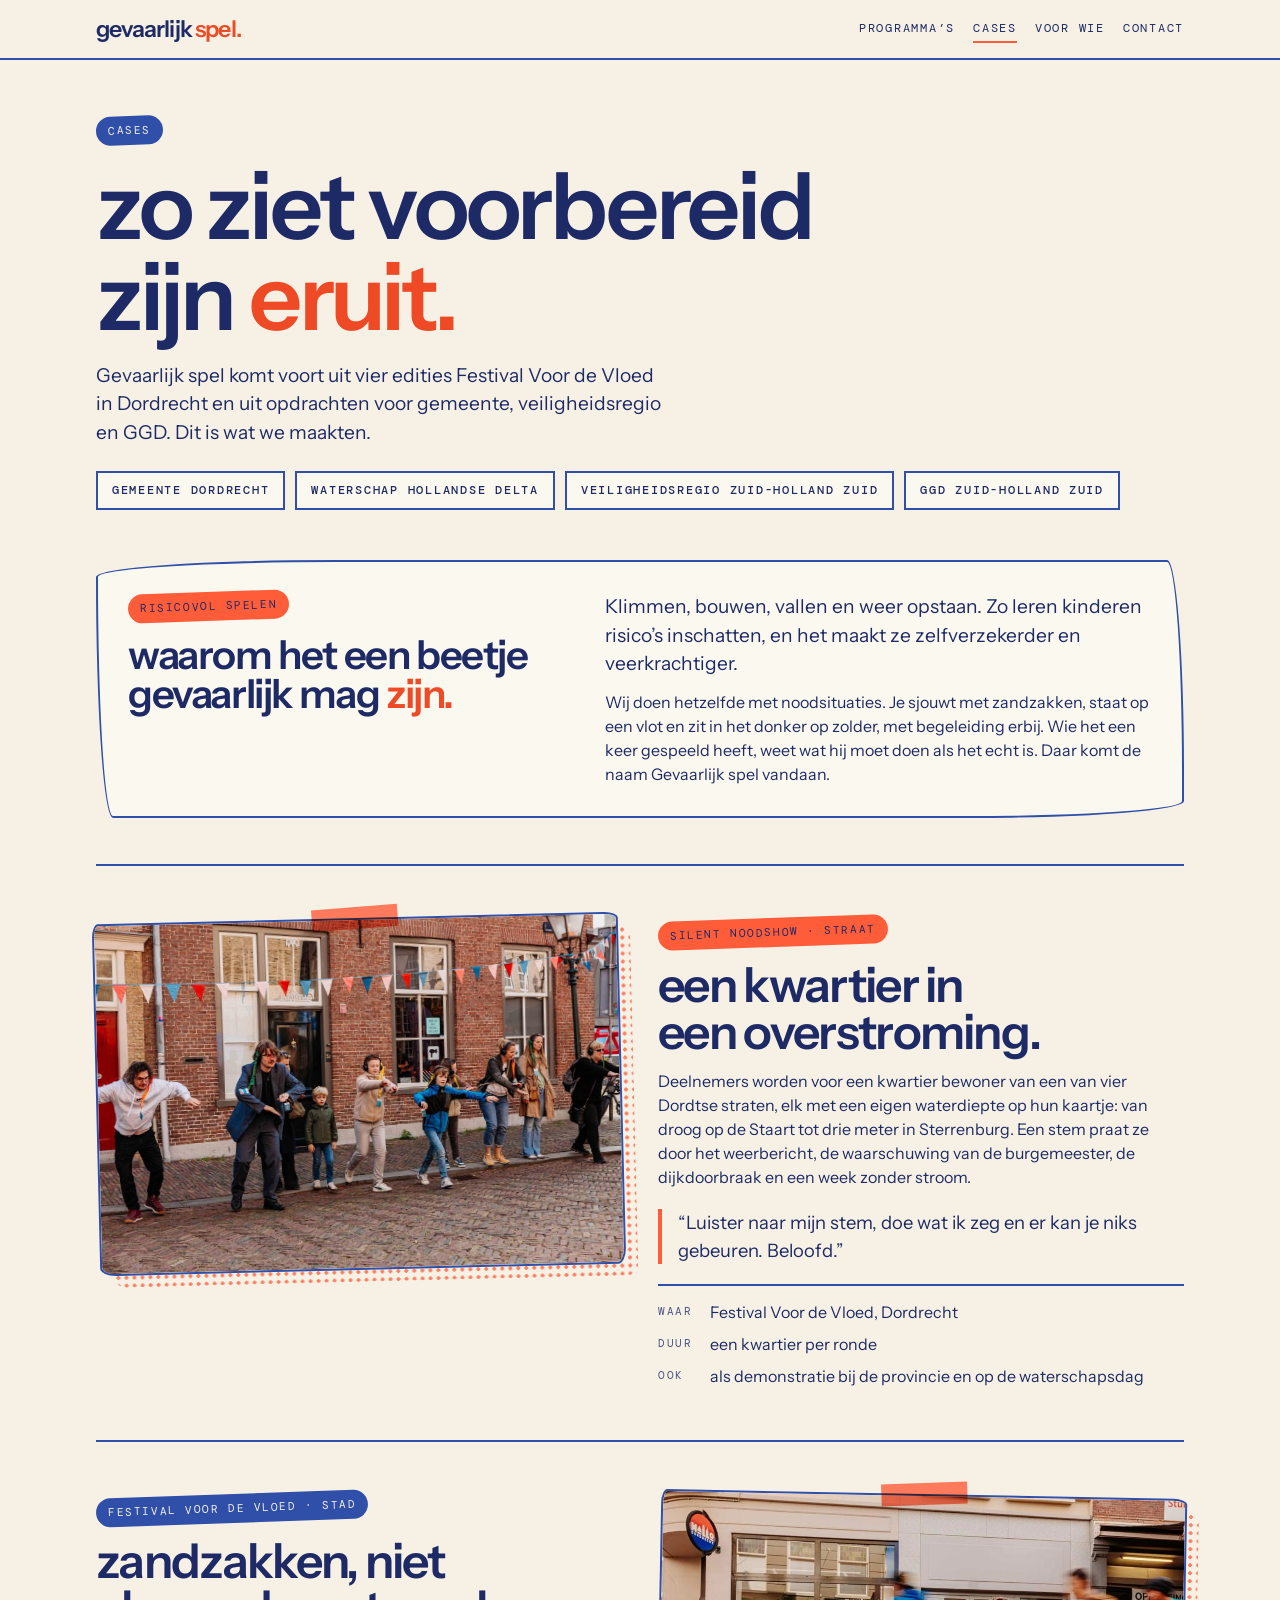
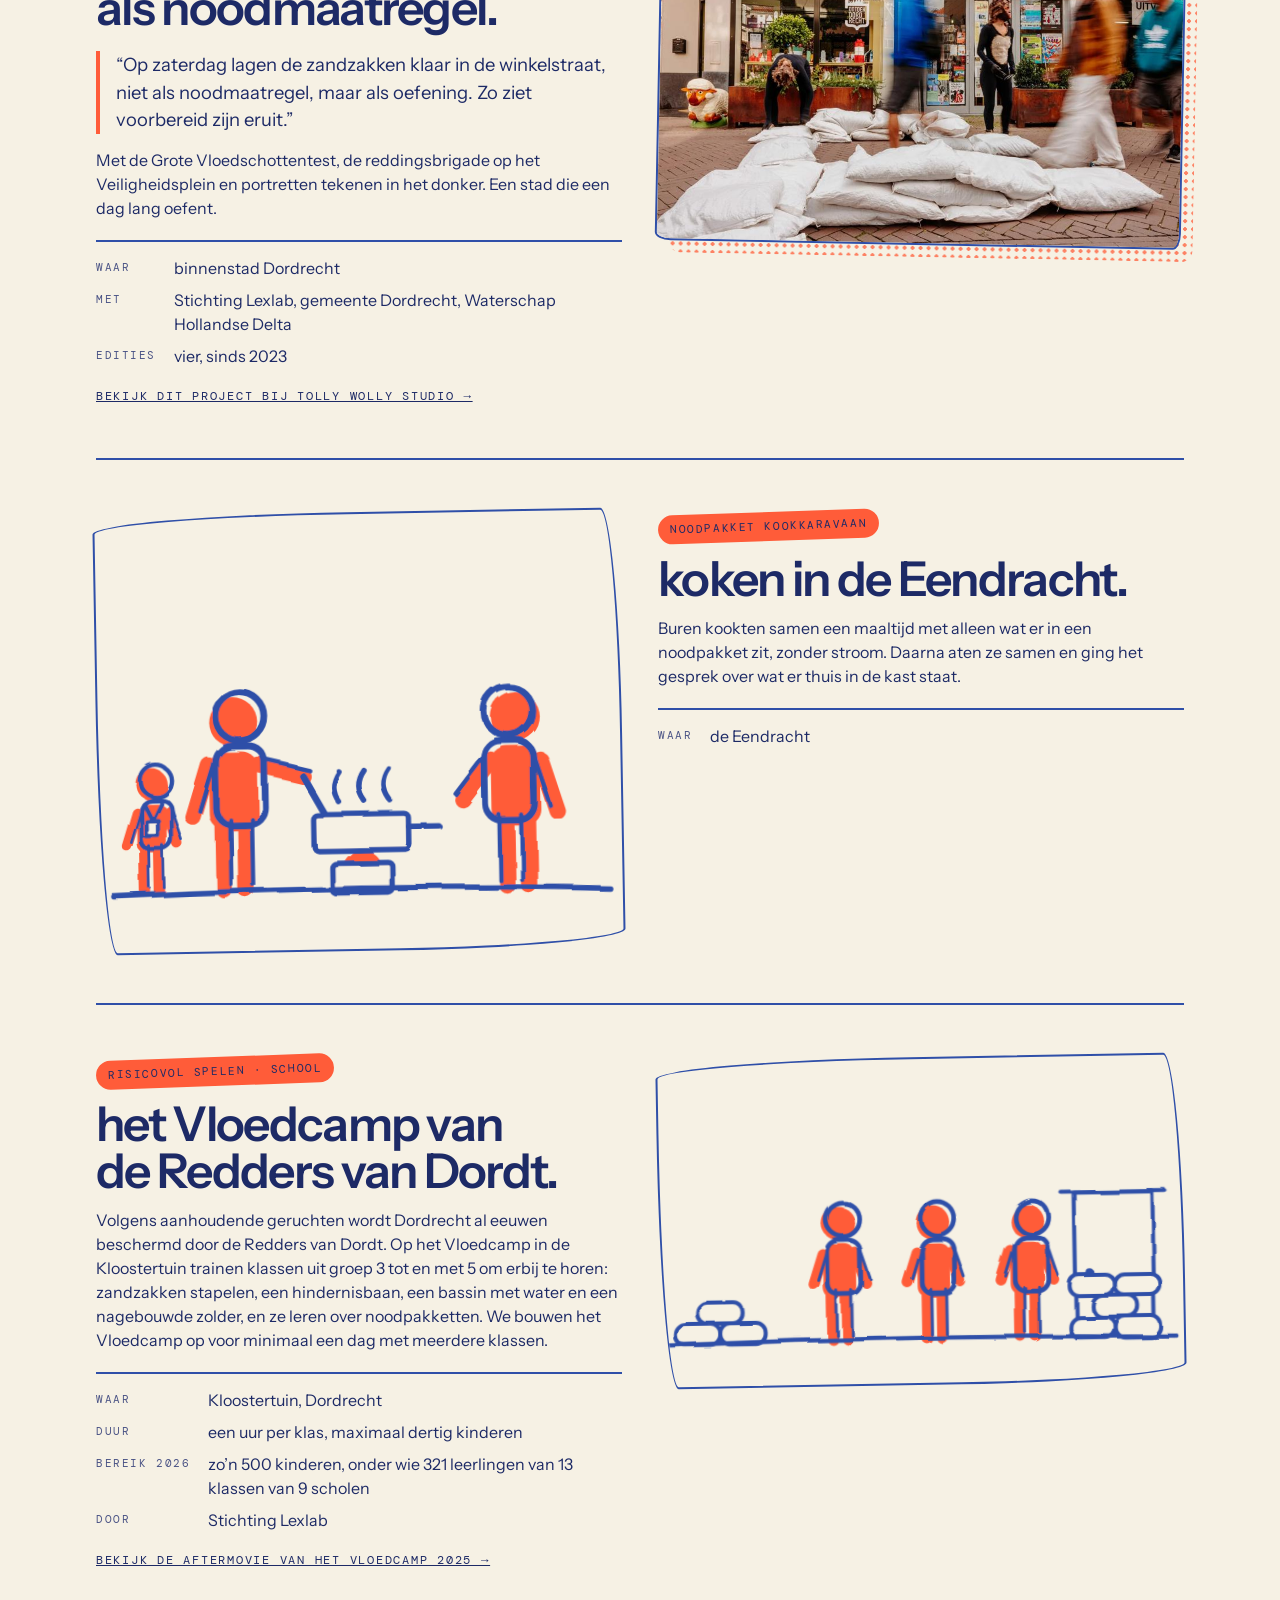
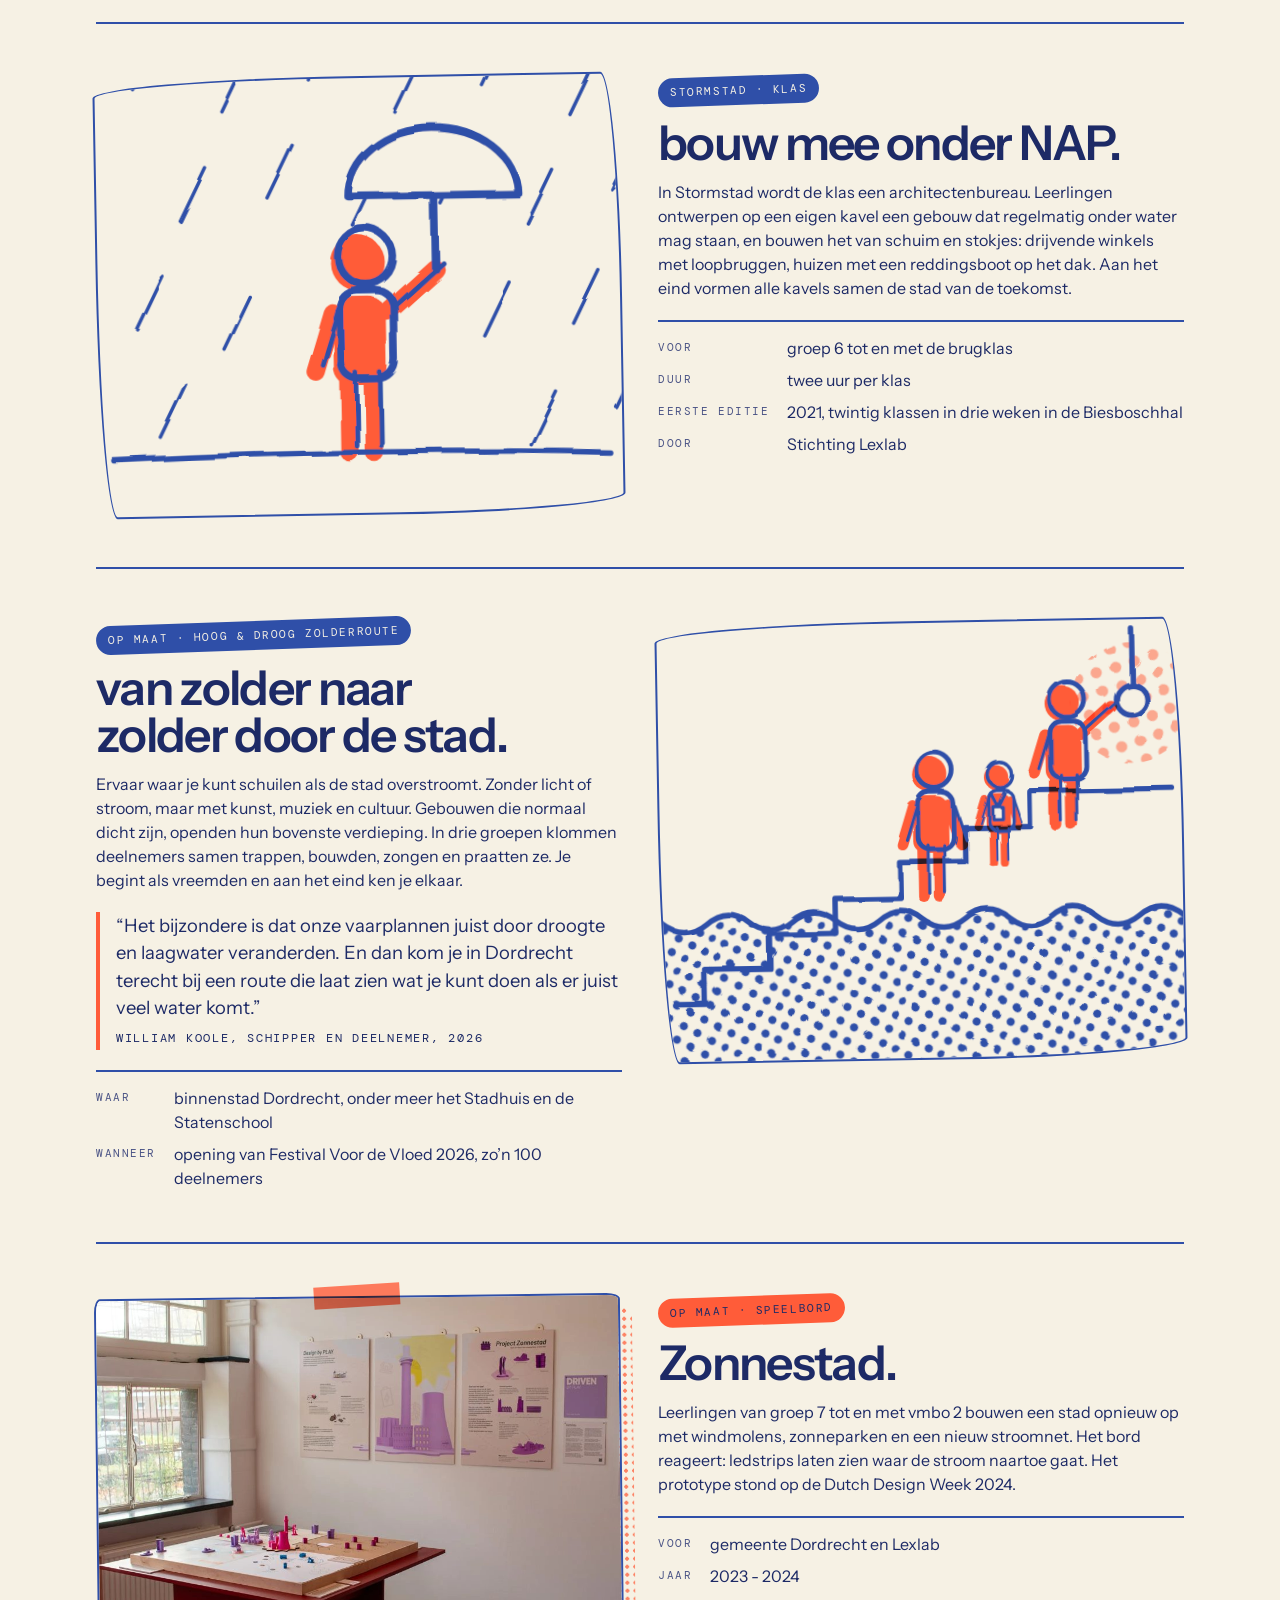
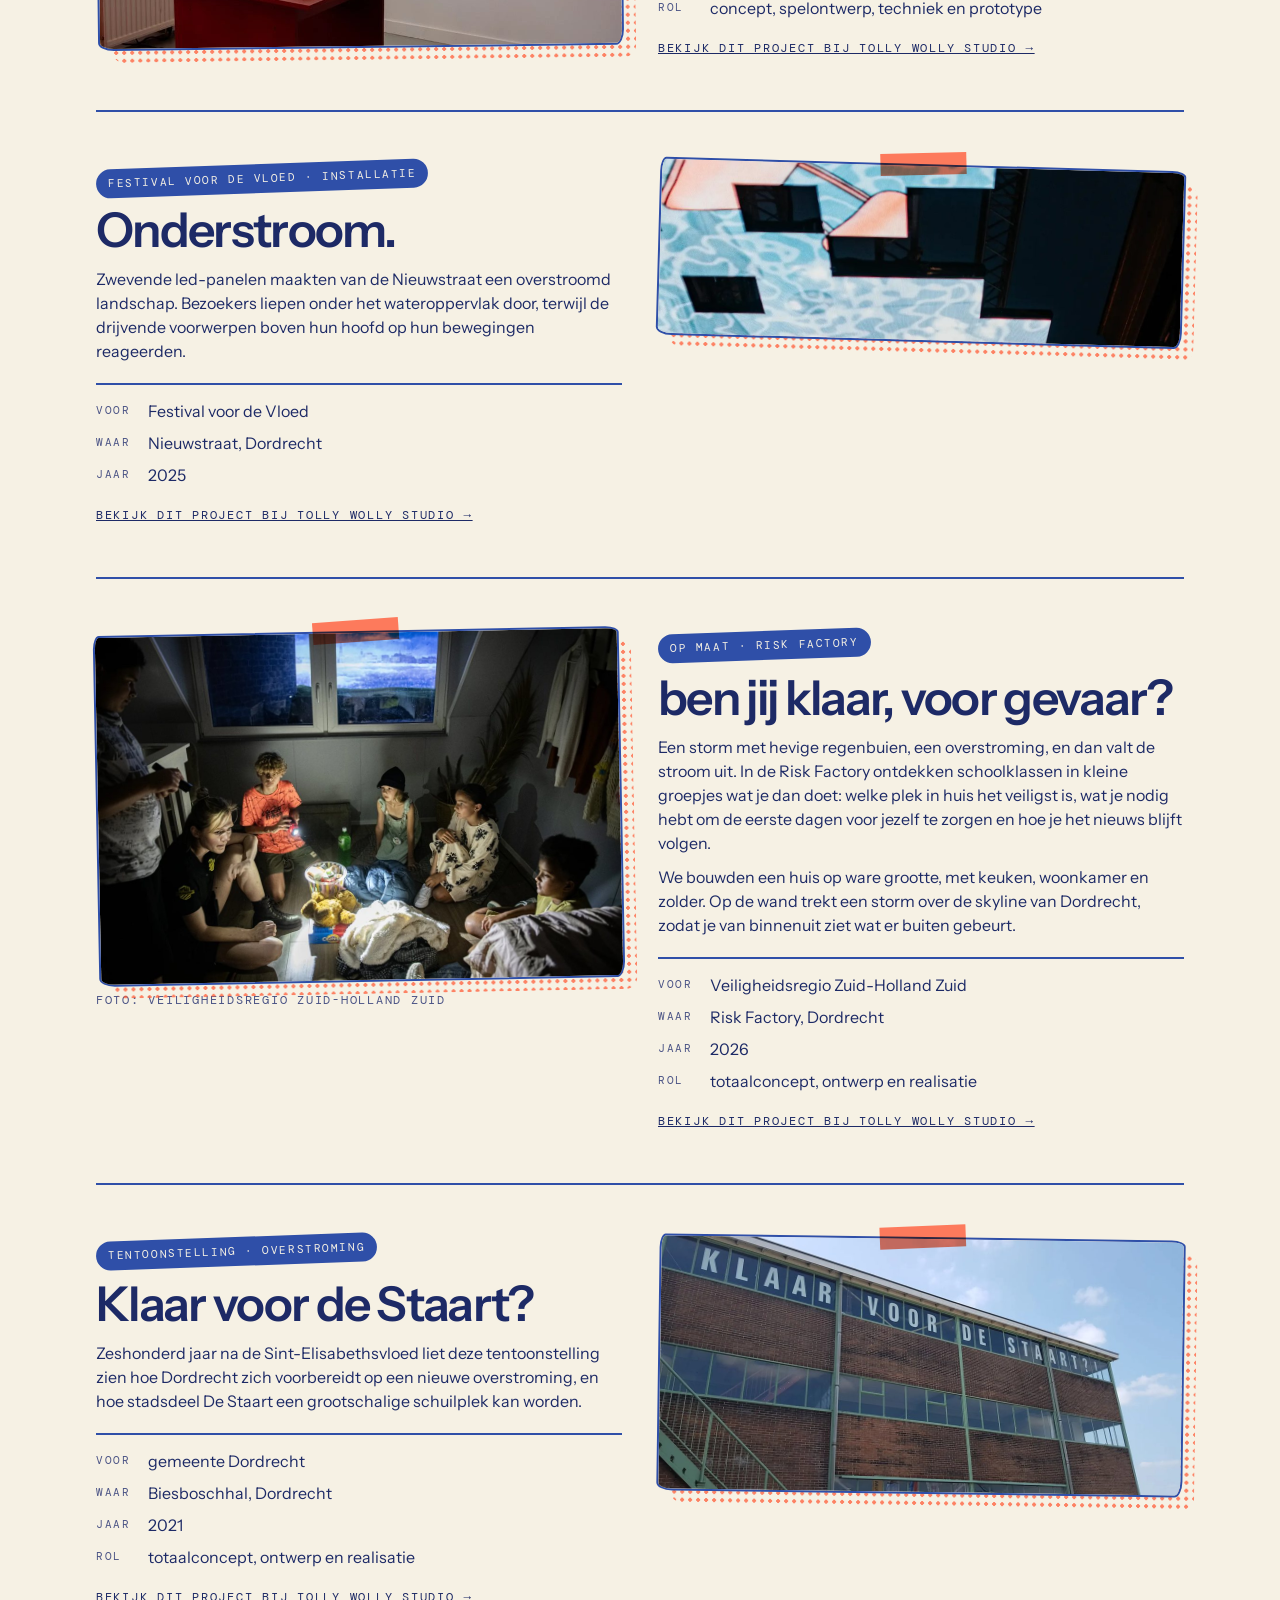
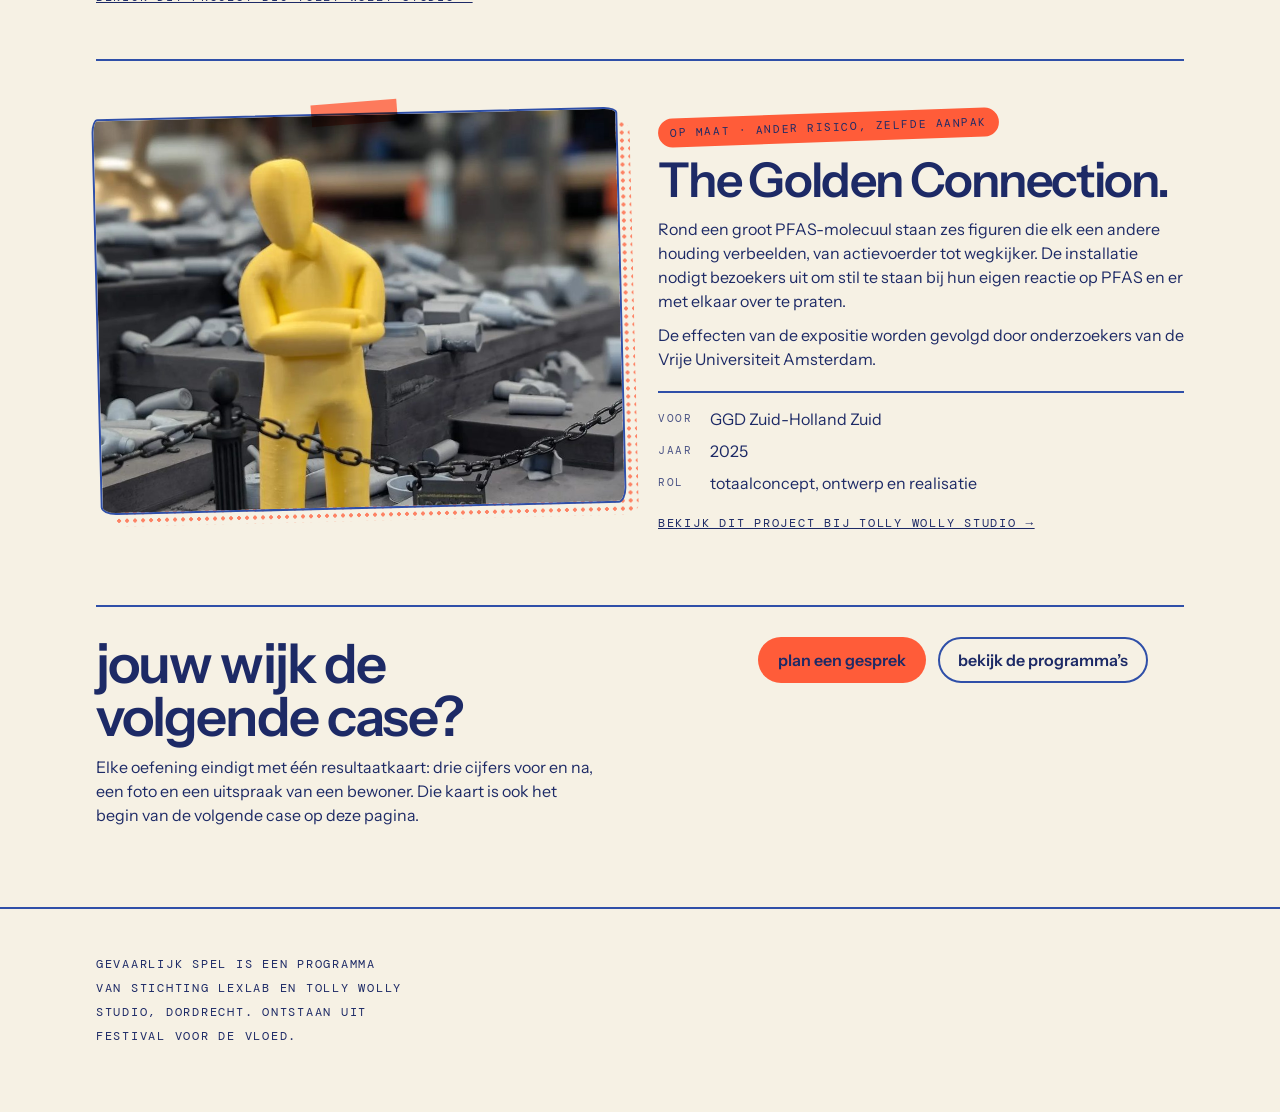
<file: cases.html>
<!doctype html>
<html lang="nl"><head><meta charset="utf-8"><meta name="viewport" content="width=device-width,initial-scale=1,viewport-fit=cover">
<title>Cases: Festival Voor de Vloed, Risk Factory, Vloedcamp · gevaarlijk spel.</title>
<meta name="description" content="Wat we maakten: vier edities Festival Voor de Vloed in Dordrecht, het Vloedcamp voor scholen, het waterscenario van de Risk Factory, de Hoog & Droog Zolderroute en meer.">
<link rel="icon" href="favicon.svg" type="image/svg+xml">
<link rel="canonical" href="https://www.gevaarlijkspel.nl/cases.html">
<meta property="og:url" content="https://www.gevaarlijkspel.nl/cases.html">
<meta property="og:title" content="Cases: Festival Voor de Vloed, Risk Factory, Vloedcamp · gevaarlijk spel.">
<meta property="og:description" content="Wat we maakten: vier edities Festival Voor de Vloed in Dordrecht, het Vloedcamp voor scholen, het waterscenario van de Risk Factory, de Hoog & Droog Zolderroute en meer.">
<meta property="og:type" content="website">
<meta property="og:locale" content="nl_NL">
<meta property="og:image" content="https://www.gevaarlijkspel.nl/img/deel.png">
<meta name="twitter:card" content="summary_large_image">
<link rel="preconnect" href="https://fonts.googleapis.com">
<link rel="stylesheet" href="https://fonts.googleapis.com/css2?family=Instrument+Sans:wght@400;500;600&family=DM+Mono:wght@400;500&display=swap">
<link rel="stylesheet" href="gs.css">
<style>
:root{padding-top:env(safe-area-inset-top,0px);padding-bottom:env(safe-area-inset-bottom,0px)}
.partners{display:flex;flex-wrap:wrap;gap:10px;margin-top:24px}
.partners span{border:var(--lijn);padding:8px 14px;font-weight:500;background:var(--kaart)}
.case{display:grid;grid-template-columns:1fr 1fr;gap:36px;padding-block:52px;border-top:var(--lijn);align-items:start}
.case>*{min-width:0}
.case:nth-of-type(even) .beeld{order:2}
.case h2{font-size:clamp(1.9rem,4.4vw,3rem)}
.feiten{display:grid;grid-template-columns:auto 1fr;gap:8px 18px;margin-top:20px;border-top:var(--lijn);padding-top:14px}
.feiten dt{font-family:var(--f-mono);font-size:.7rem;letter-spacing:.14em;text-transform:uppercase;color:var(--inkt2);padding-top:3px}
.citaat{margin-top:20px;font-size:1.15rem;border-left:4px solid var(--zalm);padding-left:16px;max-width:52ch}
.cijfer{font:600 clamp(3.4rem,9vw,5.6rem)/.85 var(--f-tekst);letter-spacing:-.05em;color:var(--zalm-d);font-variant-numeric:tabular-nums}
.tijd{display:grid;grid-template-columns:repeat(4,1fr);gap:14px;margin-top:26px}
.tijd>div{border-top:var(--lijn);padding-top:10px;min-width:0}
.tijd b{font:600 2rem/1 var(--f-tekst);letter-spacing:-.03em;display:block;margin-bottom:6px}
@media (max-width:860px){.case{grid-template-columns:1fr;gap:20px}.case:nth-of-type(even) .beeld{order:0}.tijd{grid-template-columns:1fr 1fr}}
.themablok{display:grid;grid-template-columns:minmax(0,.9fr) minmax(0,1.1fr);gap:30px;align-items:start;padding:30px;background:var(--kaart);border:var(--lijn);border-radius:var(--schets)}
.themablok h2{font-size:clamp(1.7rem,3.8vw,2.5rem)}
.caseplaat{border-radius:var(--schets);transform:rotate(-1deg)}
@media (max-width:860px){.themablok{grid-template-columns:1fr;padding:22px}}
</style></head><body>
<header class="kop"><div class="wrap">
  <a class="wm" href="index.html">gevaarlijk <span>spel.</span></a>
  <nav class="mono" aria-label="hoofdmenu"><a href="programmas.html">programma’s</a><a href="cases.html" aria-current="page">cases</a><a href="voor-wie.html">voor wie</a><a href="index.html#contact">contact</a></nav>
</div></header>

<main>
<section class="wrap" style="padding-block:56px 40px">
  <span class="label">cases</span>
  <h1 style="margin-top:16px">zo ziet voorbereid zijn <span class="z">eruit.</span></h1>
  <p class="groot" style="margin-top:18px">Gevaarlijk spel komt voort uit vier edities Festival Voor de Vloed in Dordrecht en uit opdrachten voor gemeente, veiligheidsregio en GGD. Dit is wat we maakten.</p>
  <div class="partners mono" aria-label="opdrachtgevers en partners"><span>gemeente Dordrecht</span><span>Waterschap Hollandse Delta</span><span>Veiligheidsregio Zuid-Holland Zuid</span><span>GGD Zuid-Holland Zuid</span></div>
</section>

<section class="wrap" style="padding-block:10px 46px">
  <div class="themablok">
    <div>
      <span class="label o">risicovol spelen</span>
      <h2 style="margin-top:14px">waarom het een beetje gevaarlijk mag <span class="z">zijn.</span></h2>
    </div>
    <div>
      <p class="groot" style="max-width:none">Klimmen, bouwen, vallen en weer opstaan. Zo leren kinderen risico’s inschatten, en het maakt ze zelfverzekerder en veerkrachtiger.</p>
      <p style="margin-top:12px">Wij doen hetzelfde met noodsituaties. Je sjouwt met zandzakken, staat op een vlot en zit in het donker op zolder, met begeleiding erbij. Wie het een keer gespeeld heeft, weet wat hij moet doen als het echt is. Daar komt de naam Gevaarlijk spel vandaan.</p>
    </div>
  </div>
</section>

<section class="wrap">
  <article class="case" id="silent-noodshow">
    <div class="beeld"><img class="foto" src="img/v5-1.jpg" alt="Een rij deelnemers op de stoep doet tegelijk dezelfde beweging na, met koptelefoons op" loading="lazy"></div>
    <div>
      <span class="label o">silent noodshow · straat</span>
      <h2 style="margin-top:14px">een kwartier in een overstroming.</h2>
      <p style="margin-top:14px">Deelnemers worden voor een kwartier bewoner van een van vier Dordtse straten, elk met een eigen waterdiepte op hun kaartje: van droog op de Staart tot drie meter in Sterrenburg. Een stem praat ze door het weerbericht, de waarschuwing van de burgemeester, de dijkdoorbraak en een week zonder stroom.</p>
      <p class="citaat">“Luister naar mijn stem, doe wat ik zeg en er kan je niks gebeuren. Beloofd.”</p>
      <dl class="feiten"><dt>waar</dt><dd>Festival Voor de Vloed, Dordrecht</dd><dt>duur</dt><dd>een kwartier per ronde</dd><dt>ook</dt><dd>als demonstratie bij de provincie en op de waterschapsdag</dd></dl>
    </div>
  </article>

  <article class="case" id="winkelstraat">
    <div class="beeld"><img class="foto" src="img/v5-7.jpg" alt="Zandzakken opgestapeld in een winkelstraat, voorbijgangers lopen erlangs" loading="lazy"></div>
    <div>
      <span class="label">festival voor de vloed · stad</span>
      <h2 style="margin-top:14px">zandzakken, niet als noodmaatregel.</h2>
      <p class="citaat">“Op zaterdag lagen de zandzakken klaar in de winkelstraat, niet als noodmaatregel, maar als oefening. Zo ziet voorbereid zijn eruit.”</p>
      <p style="margin-top:14px">Met de Grote Vloedschottentest, de reddingsbrigade op het Veiligheidsplein en portretten tekenen in het donker. Een stad die een dag lang oefent.</p>
      <dl class="feiten"><dt>waar</dt><dd>binnenstad Dordrecht</dd><dt>met</dt><dd>Stichting Lexlab, gemeente Dordrecht, Waterschap Hollandse Delta</dd><dt>edities</dt><dd>vier, sinds 2023</dd></dl>
      <p style="margin-top:14px"><a class="mono" href="https://www.tollywollystudio.nl/project.html?id=festival-voor-de-vloed">bekijk dit project bij Tolly Wolly Studio →</a></p>
    </div>
  </article>

  <article class="case" id="kookkaravaan-eendracht">
    <div class="beeld"><div class="toneel eenmaal caseplaat" id="plaat-koken"></div></div>
    <div>
      <span class="label o">noodpakket kookkaravaan</span>
      <h2 style="margin-top:14px">koken in de Eendracht.</h2>
      <p style="margin-top:14px">Buren kookten samen een maaltijd met alleen wat er in een noodpakket zit, zonder stroom. Daarna aten ze samen en ging het gesprek over wat er thuis in de kast staat.</p>
      <dl class="feiten"><dt>waar</dt><dd>de Eendracht</dd></dl>
    </div>
  </article>
  <article class="case" id="vloedcamp">
    <div class="beeld"><div class="toneel eenmaal caseplaat" id="plaat-vloedcamp"></div></div>
    <div>
      <span class="label o">risicovol spelen · school</span>
      <h2 style="margin-top:14px">het Vloedcamp van de Redders van Dordt.</h2>
      <p style="margin-top:14px">Volgens aanhoudende geruchten wordt Dordrecht al eeuwen beschermd door de Redders van Dordt. Op het Vloedcamp in de Kloostertuin trainen klassen uit groep 3 tot en met 5 om erbij te horen: zandzakken stapelen, een hindernisbaan, een bassin met water en een nagebouwde zolder, en ze leren over noodpakketten. We bouwen het Vloedcamp op voor minimaal een dag met meerdere klassen.</p>
      <dl class="feiten"><dt>waar</dt><dd>Kloostertuin, Dordrecht</dd><dt>duur</dt><dd>een uur per klas, maximaal dertig kinderen</dd><dt>bereik 2026</dt><dd>zo’n 500 kinderen, onder wie 321 leerlingen van 13 klassen van 9 scholen</dd><dt>door</dt><dd>Stichting Lexlab</dd></dl>
      <p style="margin-top:14px"><a class="mono" href="https://youtu.be/OO9TYoYKGPA">bekijk de aftermovie van het Vloedcamp 2025 →</a></p>
    </div>
  </article>
  <article class="case" id="stormstad">
    <div class="beeld"><div class="toneel caseplaat" id="plaat-stormstad"></div></div>
    <div>
      <span class="label b">stormstad · klas</span>
      <h2 style="margin-top:14px">bouw mee onder NAP.</h2>
      <p style="margin-top:14px">In Stormstad wordt de klas een architectenbureau. Leerlingen ontwerpen op een eigen kavel een gebouw dat regelmatig onder water mag staan, en bouwen het van schuim en stokjes: drijvende winkels met loopbruggen, huizen met een reddingsboot op het dak. Aan het eind vormen alle kavels samen de stad van de toekomst.</p>
      <dl class="feiten"><dt>voor</dt><dd>groep 6 tot en met de brugklas</dd><dt>duur</dt><dd>twee uur per klas</dd><dt>eerste editie</dt><dd>2021, twintig klassen in drie weken in de Biesboschhal</dd><dt>door</dt><dd>Stichting Lexlab</dd></dl>
    </div>
  </article>
  <article class="case" id="hoog-en-droog">
    <div class="beeld"><div class="toneel eenmaal caseplaat" id="plaat-hoogdroog"></div></div>
    <div>
      <span class="label b">op maat · hoog &amp; droog zolderroute</span>
      <h2 style="margin-top:14px">van zolder naar zolder door de stad.</h2>
      <p style="margin-top:14px">Ervaar waar je kunt schuilen als de stad overstroomt. Zonder licht of stroom, maar met kunst, muziek en cultuur. Gebouwen die normaal dicht zijn, openden hun bovenste verdieping. In drie groepen klommen deelnemers samen trappen, bouwden, zongen en praatten ze. Je begint als vreemden en aan het eind ken je elkaar.</p>
      <p class="citaat">“Het bijzondere is dat onze vaarplannen juist door droogte en laagwater veranderden. En dan kom je in Dordrecht terecht bij een route die laat zien wat je kunt doen als er juist veel water komt.”<br><span class="mono">William Koole, schipper en deelnemer, 2026</span></p>
      <dl class="feiten"><dt>waar</dt><dd>binnenstad Dordrecht, onder meer het Stadhuis en de Statenschool</dd><dt>wanneer</dt><dd>opening van Festival Voor de Vloed 2026, zo’n 100 deelnemers</dd></dl>
    </div>
  </article>
  <article class="case" id="zonnestad">
    <div class="beeld"><img class="foto" src="img/zs-1.jpg" alt="Het speelbord van Zonnestad met gebouwen en oplichtende ledstrips" loading="lazy"></div>
    <div>
      <span class="label o">op maat · speelbord</span>
      <h2 style="margin-top:14px">Zonnestad.</h2>
      <p style="margin-top:14px">Leerlingen van groep 7 tot en met vmbo 2 bouwen een stad opnieuw op met windmolens, zonneparken en een nieuw stroomnet. Het bord reageert: ledstrips laten zien waar de stroom naartoe gaat. Het prototype stond op de Dutch Design Week 2024.</p>
      <dl class="feiten"><dt>voor</dt><dd>gemeente Dordrecht en Lexlab</dd><dt>jaar</dt><dd>2023 - 2024</dd><dt>rol</dt><dd>concept, spelontwerp, techniek en prototype</dd></dl>
      <p style="margin-top:14px"><a class="mono" href="https://www.tollywollystudio.nl/project.html?id=zonnestad">bekijk dit project bij Tolly Wolly Studio →</a></p>
    </div>
  </article>
  <article class="case" id="onderstroom">
    <div class="beeld"><img class="foto" src="img/os-1.jpg" alt="Zwevende led-panelen boven de straat tonen een wateroppervlak met drijvende voorwerpen" loading="lazy"></div>
    <div>
      <span class="label b">festival voor de vloed · installatie</span>
      <h2 style="margin-top:14px">Onderstroom.</h2>
      <p style="margin-top:14px">Zwevende led-panelen maakten van de Nieuwstraat een overstroomd landschap. Bezoekers liepen onder het wateroppervlak door, terwijl de drijvende voorwerpen boven hun hoofd op hun bewegingen reageerden.</p>
      <dl class="feiten"><dt>voor</dt><dd>Festival voor de Vloed</dd><dt>waar</dt><dd>Nieuwstraat, Dordrecht</dd><dt>jaar</dt><dd>2025</dd></dl>
      <p style="margin-top:14px"><a class="mono" href="https://www.tollywollystudio.nl/project.html?id=onderstroom">bekijk dit project bij Tolly Wolly Studio →</a></p>
    </div>
  </article>

  <article class="case" id="risk-factory">
    <div class="beeld"><img class="foto" src="img/rf-1.jpg" alt="Kinderen zitten in het donker op zolder rond een lampje, met hun spullen om zich heen" loading="lazy"><p class="mono bijschrift">foto: Veiligheidsregio Zuid-Holland Zuid</p></div>
    <div>
      <span class="label b">op maat · risk factory</span>
      <h2 style="margin-top:14px">ben jij klaar, voor gevaar?</h2>
      <p style="margin-top:14px">Een storm met hevige regenbuien, een overstroming, en dan valt de stroom uit. In de Risk Factory ontdekken schoolklassen in kleine groepjes wat je dan doet: welke plek in huis het veiligst is, wat je nodig hebt om de eerste dagen voor jezelf te zorgen en hoe je het nieuws blijft volgen.</p>
      <p style="margin-top:10px">We bouwden een huis op ware grootte, met keuken, woonkamer en zolder. Op de wand trekt een storm over de skyline van Dordrecht, zodat je van binnenuit ziet wat er buiten gebeurt.</p>
      <dl class="feiten"><dt>voor</dt><dd>Veiligheidsregio Zuid-Holland Zuid</dd><dt>waar</dt><dd>Risk Factory, Dordrecht</dd><dt>jaar</dt><dd>2026</dd><dt>rol</dt><dd>totaalconcept, ontwerp en realisatie</dd></dl>
      <p style="margin-top:14px"><a class="mono" href="https://www.tollywollystudio.nl/project.html?id=risk-factory">bekijk dit project bij Tolly Wolly Studio →</a></p>
    </div>
  </article>

  <article class="case" id="klaar-voor-de-staart">
    <div class="beeld"><img class="foto" src="img/ks-1.jpg" alt="De gevel van de Biesboschhal met in grote letters Klaar voor de Staart?" loading="lazy"></div>
    <div>
      <span class="label">tentoonstelling · overstroming</span>
      <h2 style="margin-top:14px">Klaar voor de Staart?</h2>
      <p style="margin-top:14px">Zeshonderd jaar na de Sint-Elisabethsvloed liet deze tentoonstelling zien hoe Dordrecht zich voorbereidt op een nieuwe overstroming, en hoe stadsdeel De Staart een grootschalige schuilplek kan worden.</p>
      <dl class="feiten"><dt>voor</dt><dd>gemeente Dordrecht</dd><dt>waar</dt><dd>Biesboschhal, Dordrecht</dd><dt>jaar</dt><dd>2021</dd><dt>rol</dt><dd>totaalconcept, ontwerp en realisatie</dd></dl>
      <p style="margin-top:14px"><a class="mono" href="https://www.tollywollystudio.nl/project.html?id=klaar-voor-de-staart">bekijk dit project bij Tolly Wolly Studio →</a></p>
    </div>
  </article>

  <article class="case" id="golden-connection">
    <div class="beeld"><img class="foto" src="img/gc-1.jpg" alt="Een geel figuurtje met de armen over elkaar staat achter een kettinkje met een bordje do not touch, met op de achtergrond een goudkleurig molecuul" loading="lazy"></div>
    <div>
      <span class="label o">op maat · ander risico, zelfde aanpak</span>
      <h2 style="margin-top:14px">The Golden Connection.</h2>
      <p style="margin-top:14px">Rond een groot PFAS-molecuul staan zes figuren die elk een andere houding verbeelden, van actievoerder tot wegkijker. De installatie nodigt bezoekers uit om stil te staan bij hun eigen reactie op PFAS en er met elkaar over te praten.</p>
      <p style="margin-top:10px">De effecten van de expositie worden gevolgd door onderzoekers van de Vrije Universiteit Amsterdam.</p>
      <dl class="feiten"><dt>voor</dt><dd>GGD Zuid-Holland Zuid</dd><dt>jaar</dt><dd>2025</dd><dt>rol</dt><dd>totaalconcept, ontwerp en realisatie</dd></dl>
      <p style="margin-top:14px"><a class="mono" href="https://www.tollywollystudio.nl/project.html?id=the-golden-connection">bekijk dit project bij Tolly Wolly Studio →</a></p>
    </div>
  </article>
</section>

<section class="wrap" style="padding-block:20px 80px">
  <div class="twee" style="border-top:var(--lijn);padding-top:30px">
    <div><h2>jouw wijk de volgende case?</h2><p style="margin-top:12px;max-width:46ch">Elke oefening eindigt met één resultaatkaart: drie cijfers voor en na, een foto en een uitspraak van een bewoner. Die kaart is ook het begin van de volgende case op deze pagina.</p></div>
    <div style="display:flex;gap:12px;flex-wrap:wrap;align-items:flex-start"><a class="knop" href="index.html#contact">plan een gesprek</a><a class="knop leeg" href="programmas.html">bekijk de programma’s</a></div>
  </div>
</section>
</main>

<footer class="voet"><div class="wrap">
  <p class="mono" style="line-height:1.9">gevaarlijk spel is een programma van Stichting Lexlab en Tolly Wolly Studio, Dordrecht. Ontstaan uit Festival Voor de Vloed.</p>
</div></footer>
<script src="figuren.js"></script>
<script src="gs.js"></script>
<script>
if(typeof GSF!=="undefined"){GSF.defs();document.getElementById("plaat-vloedcamp").innerHTML=GSF.oefening("zandzakken");document.getElementById("plaat-stormstad").innerHTML=GSF.scene("weer");document.getElementById("plaat-hoogdroog").innerHTML=GSF.oefening("trap");document.getElementById("plaat-koken").innerHTML=GSF.oefening("soep");}
</script>
</body></html>
</file>
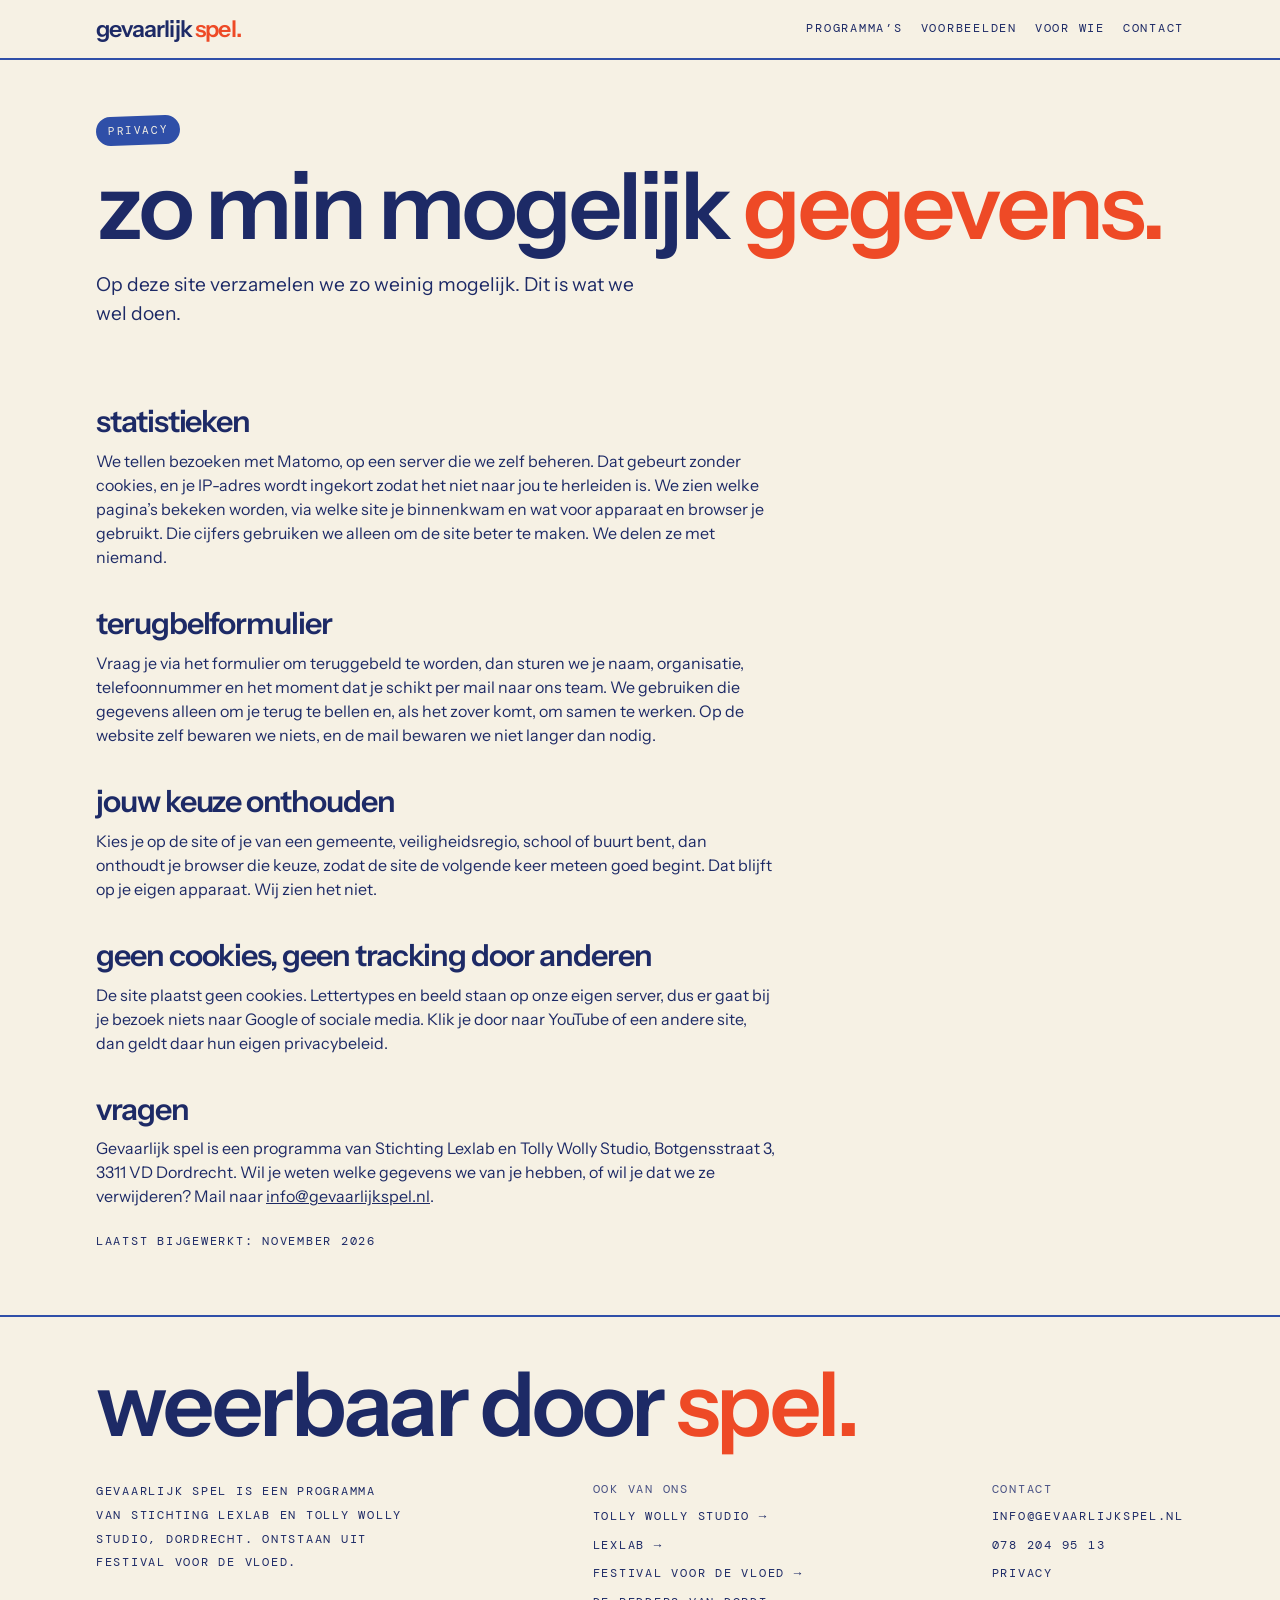
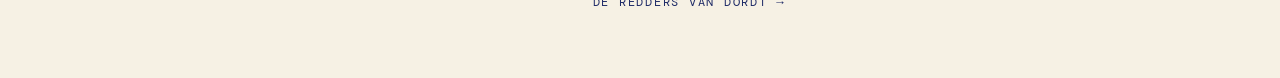
<file: privacy.html>
<!doctype html>
<html lang="nl"><head><meta charset="utf-8"><meta name="viewport" content="width=device-width,initial-scale=1,viewport-fit=cover">
<title>privacy · gevaarlijk spel. · weerbaar door spel</title>
<meta name="description" content="Hoe Gevaarlijk spel omgaat met je gegevens.">
<link rel="icon" href="favicon.svg" type="image/svg+xml">
<meta property="og:title" content="privacy · gevaarlijk spel.">
<meta property="og:description" content="Hoe Gevaarlijk spel omgaat met je gegevens.">
<meta property="og:type" content="website">
<meta property="og:locale" content="nl_NL">
<meta property="og:image" content="https://www.gevaarlijkspel.nl/img/deel.png">
<meta name="twitter:card" content="summary_large_image">
<link rel="stylesheet" href="fonts.css">
<link rel="stylesheet" href="gs.css">
<style>
.privacy{max-width:62ch;padding-block:10px 64px}
.privacy h2{font-size:clamp(1.4rem,3vw,1.9rem);margin-top:40px}
.privacy p{margin-top:12px}
</style></head><body>
<header class="kop"><div class="wrap">
  <a class="wm" href="index.html">gevaarlijk <span>spel.</span></a>
  <nav class="mono" aria-label="hoofdmenu"><a href="programmas.html">programma’s</a><a href="cases.html">voorbeelden</a><a href="voor-wie.html">voor wie</a><a href="index.html#contact">contact</a></nav>
</div></header>

<main>
<section class="wrap" style="padding-block:56px 30px">
  <span class="label">privacy</span>
  <h1 style="margin-top:16px">zo min mogelijk <span class="z">gegevens.</span></h1>
  <p class="groot" style="margin-top:18px">Op deze site verzamelen we zo weinig mogelijk. Dit is wat we wel doen.</p>
</section>
<section class="wrap"><div class="privacy">
  <h2>statistieken</h2>
  <p>We tellen bezoeken met Matomo, op een server die we zelf beheren. Dat gebeurt zonder cookies, en je IP-adres wordt ingekort zodat het niet naar jou te herleiden is. We zien welke pagina’s bekeken worden, via welke site je binnenkwam en wat voor apparaat en browser je gebruikt. Die cijfers gebruiken we alleen om de site beter te maken. We delen ze met niemand.</p>
  <h2>terugbelformulier</h2>
  <p>Vraag je via het formulier om teruggebeld te worden, dan sturen we je naam, organisatie, telefoonnummer en het moment dat je schikt per mail naar ons team. We gebruiken die gegevens alleen om je terug te bellen en, als het zover komt, om samen te werken. Op de website zelf bewaren we niets, en de mail bewaren we niet langer dan nodig.</p>
  <h2>jouw keuze onthouden</h2>
  <p>Kies je op de site of je van een gemeente, veiligheidsregio, school of buurt bent, dan onthoudt je browser die keuze, zodat de site de volgende keer meteen goed begint. Dat blijft op je eigen apparaat. Wij zien het niet.</p>
  <h2>geen cookies, geen tracking door anderen</h2>
  <p>De site plaatst geen cookies. Lettertypes en beeld staan op onze eigen server, dus er gaat bij je bezoek niets naar Google of sociale media. Klik je door naar YouTube of een andere site, dan geldt daar hun eigen privacybeleid.</p>
  <h2>vragen</h2>
  <p>Gevaarlijk spel is een programma van Stichting Lexlab en Tolly Wolly Studio, Botgensstraat 3, 3311 VD Dordrecht. Wil je weten welke gegevens we van je hebben, of wil je dat we ze verwijderen? Mail naar <a href="mailto:info@gevaarlijkspel.nl">info@gevaarlijkspel.nl</a>.</p>
  <p class="mono" style="margin-top:24px">laatst bijgewerkt: november 2026</p>
</div></section>
</main>

<footer class="voet"><div class="wrap">
  <p class="slogan">weerbaar door <span>spel.</span></p>
  <p class="mono" style="line-height:1.9">gevaarlijk spel is een programma van Stichting Lexlab en Tolly Wolly Studio, Dordrecht. Ontstaan uit Festival Voor de Vloed.</p>
  <nav class="voetlinks mono" aria-label="verwante sites">
    <span>ook van ons</span>
    <a href="https://www.tollywollystudio.nl" rel="noopener">Tolly Wolly Studio →</a>
    <a href="https://www.lexlab.nl" rel="noopener">Lexlab →</a>
    <a href="https://festivalvoordevloed.nl" rel="noopener">Festival Voor de Vloed →</a>
    <a href="https://www.dereddersvandordt.nl" rel="noopener">De Redders van Dordt →</a>
  </nav>
  <div class="voetlinks mono">
    <span>contact</span>
    <a href="mailto:info@gevaarlijkspel.nl">info@gevaarlijkspel.nl</a>
    <a href="tel:+31782049513">078 204 95 13</a>
    <a href="privacy.html">privacy</a>
  </div>
</div></footer>
<script src="figuren.js"></script>
<script src="gs.js"></script>
<script src="stats.js" defer></script>
</body></html>
</file>
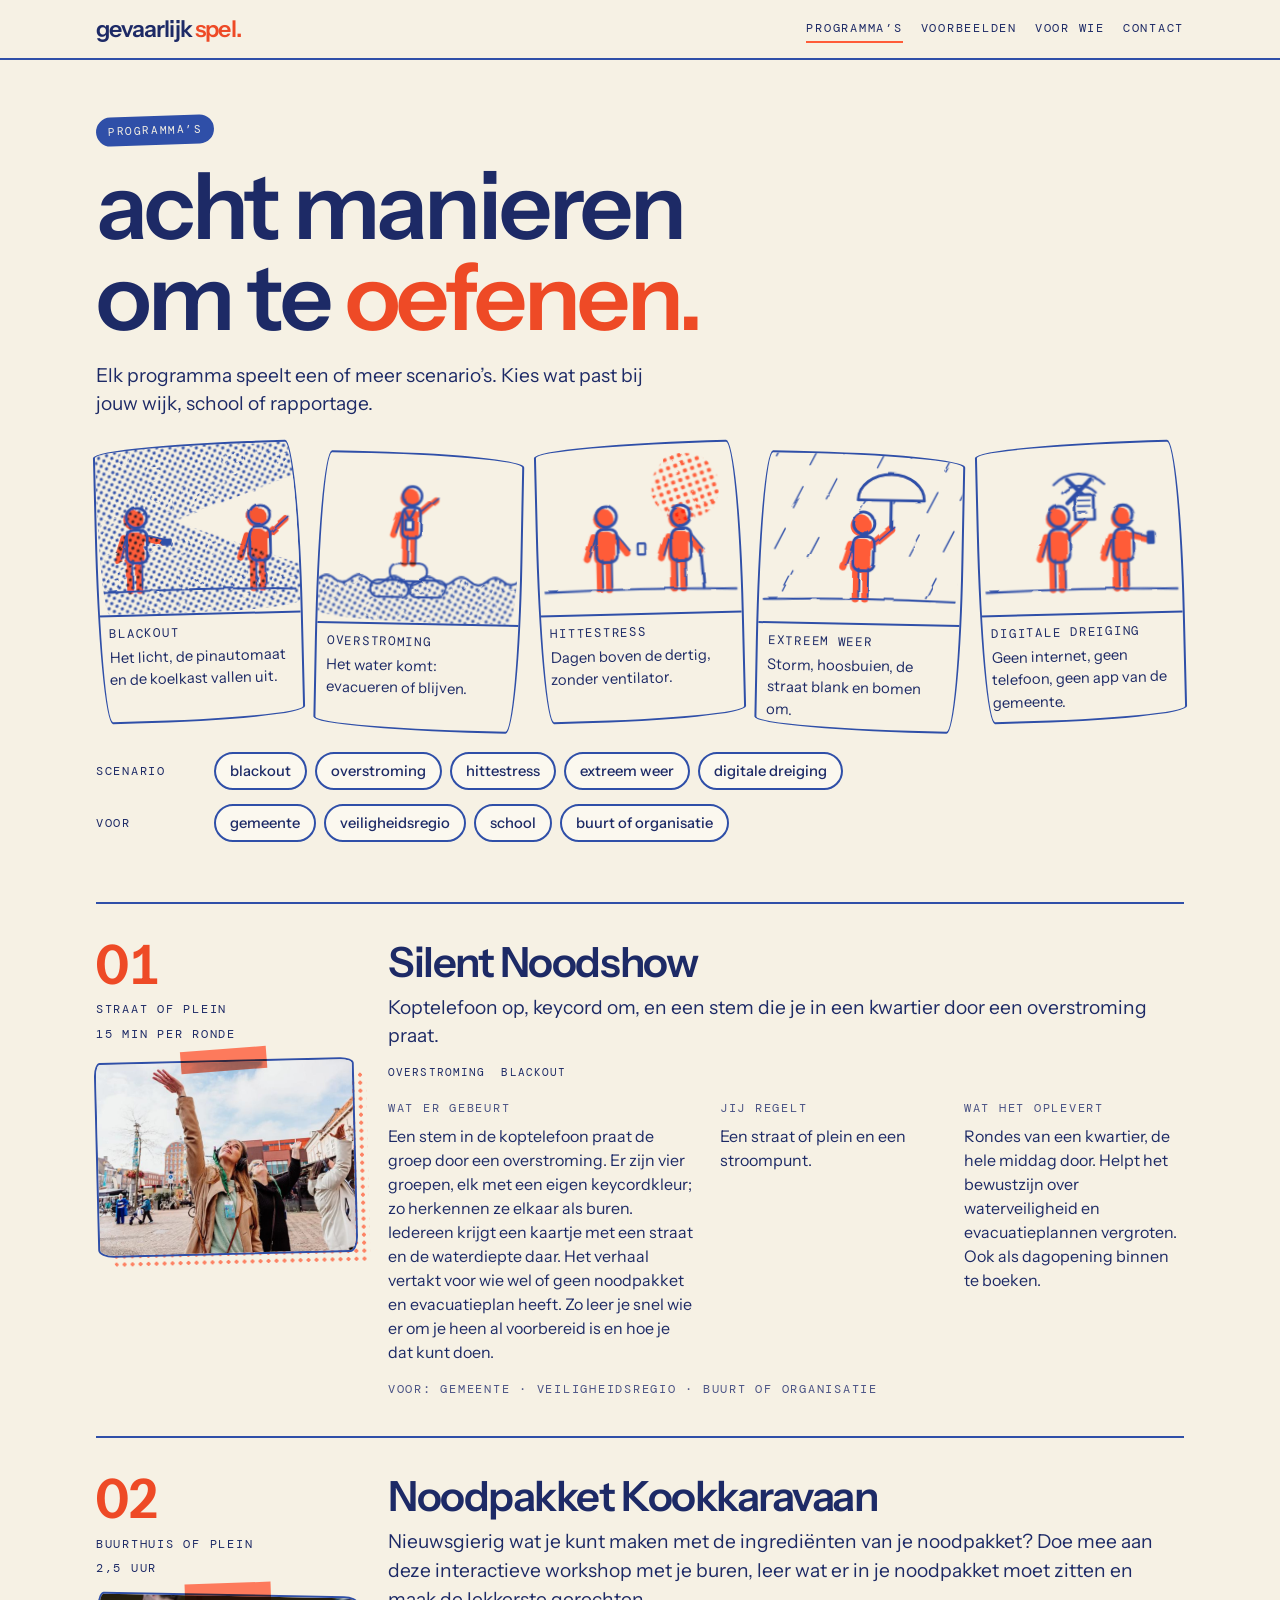
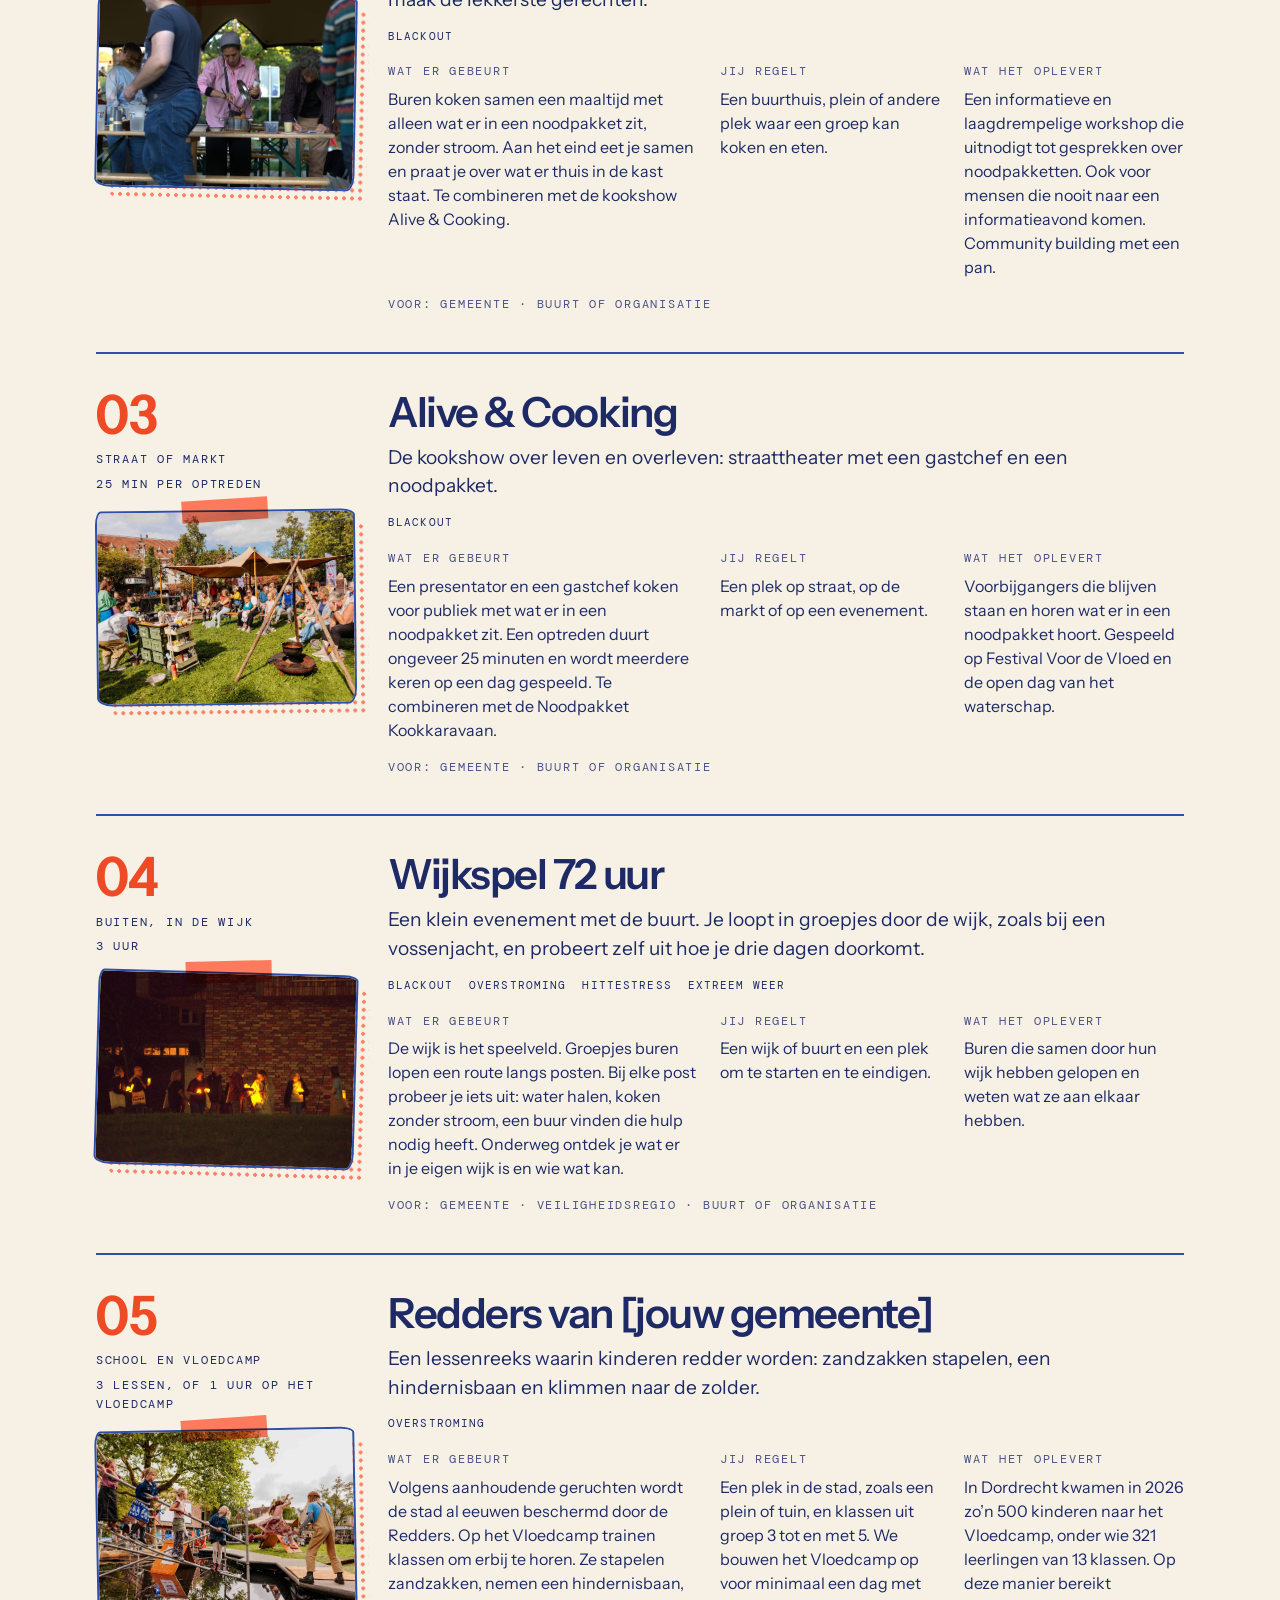
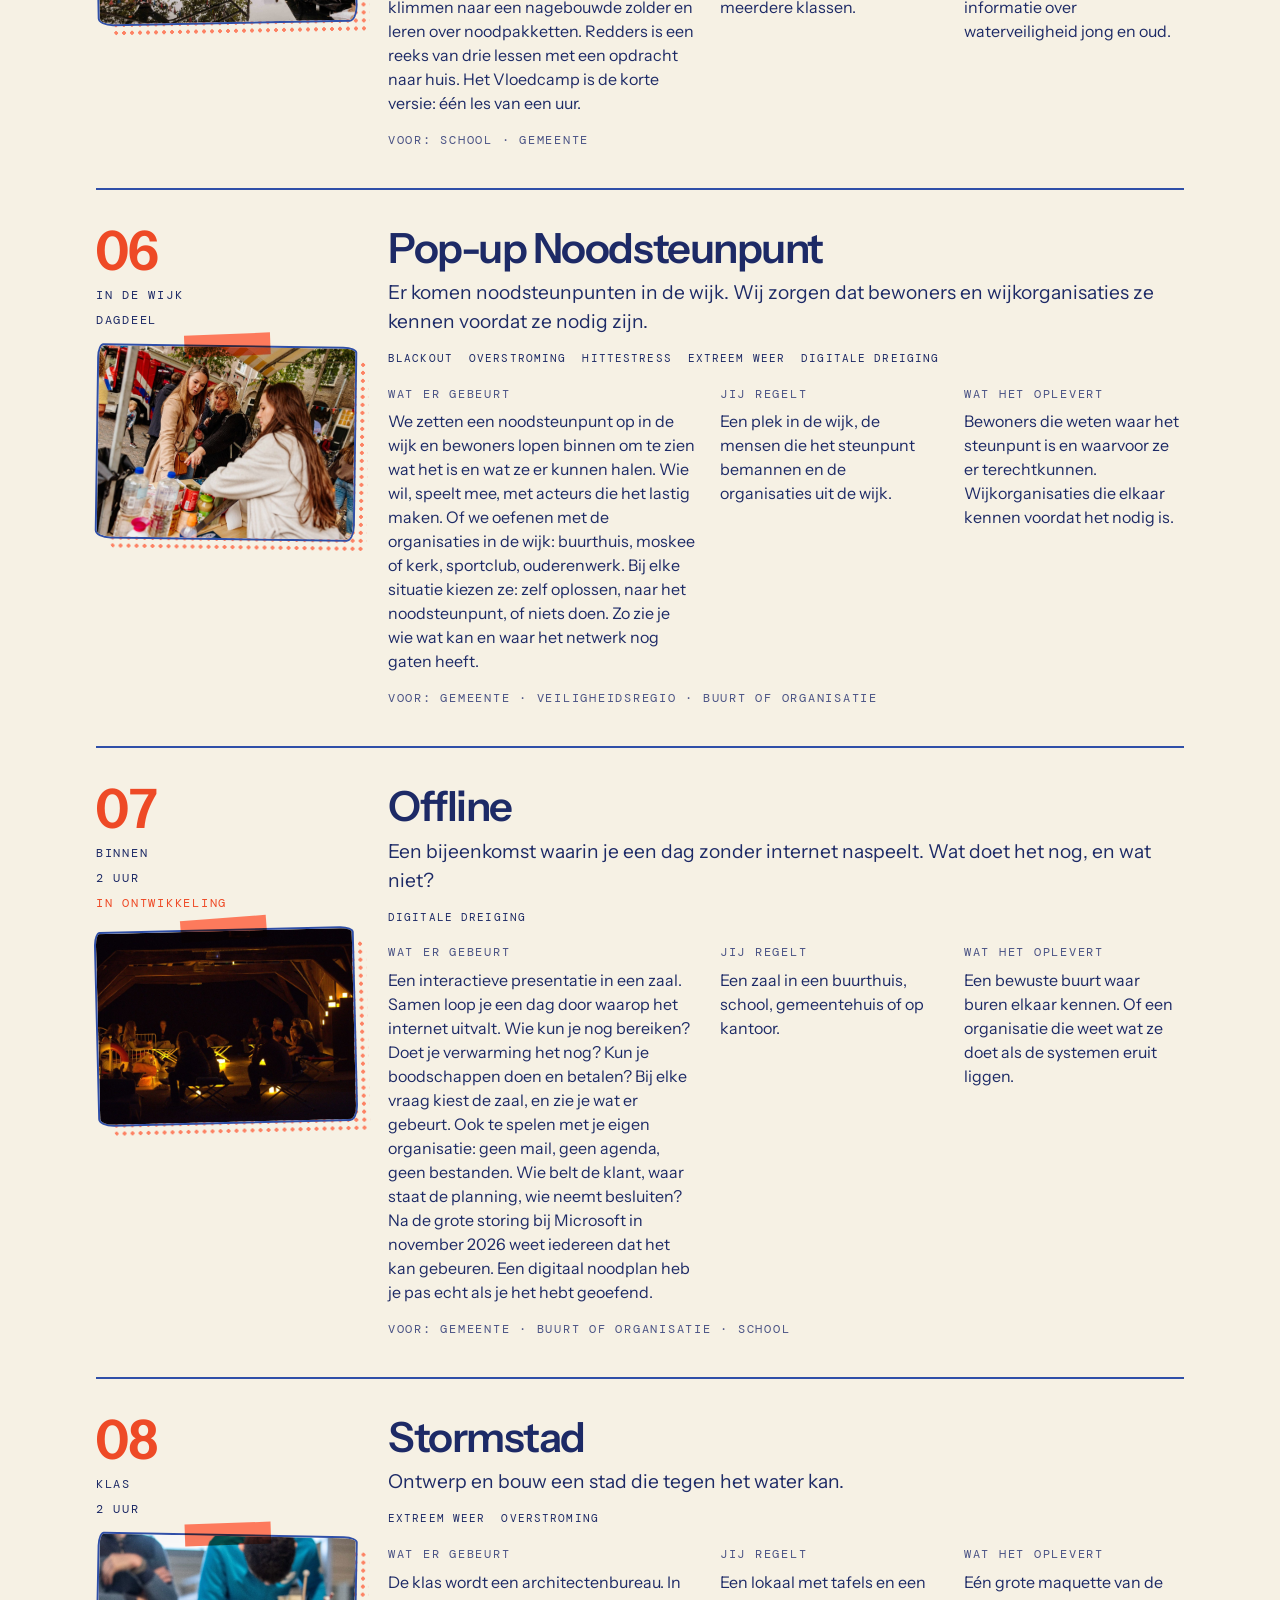
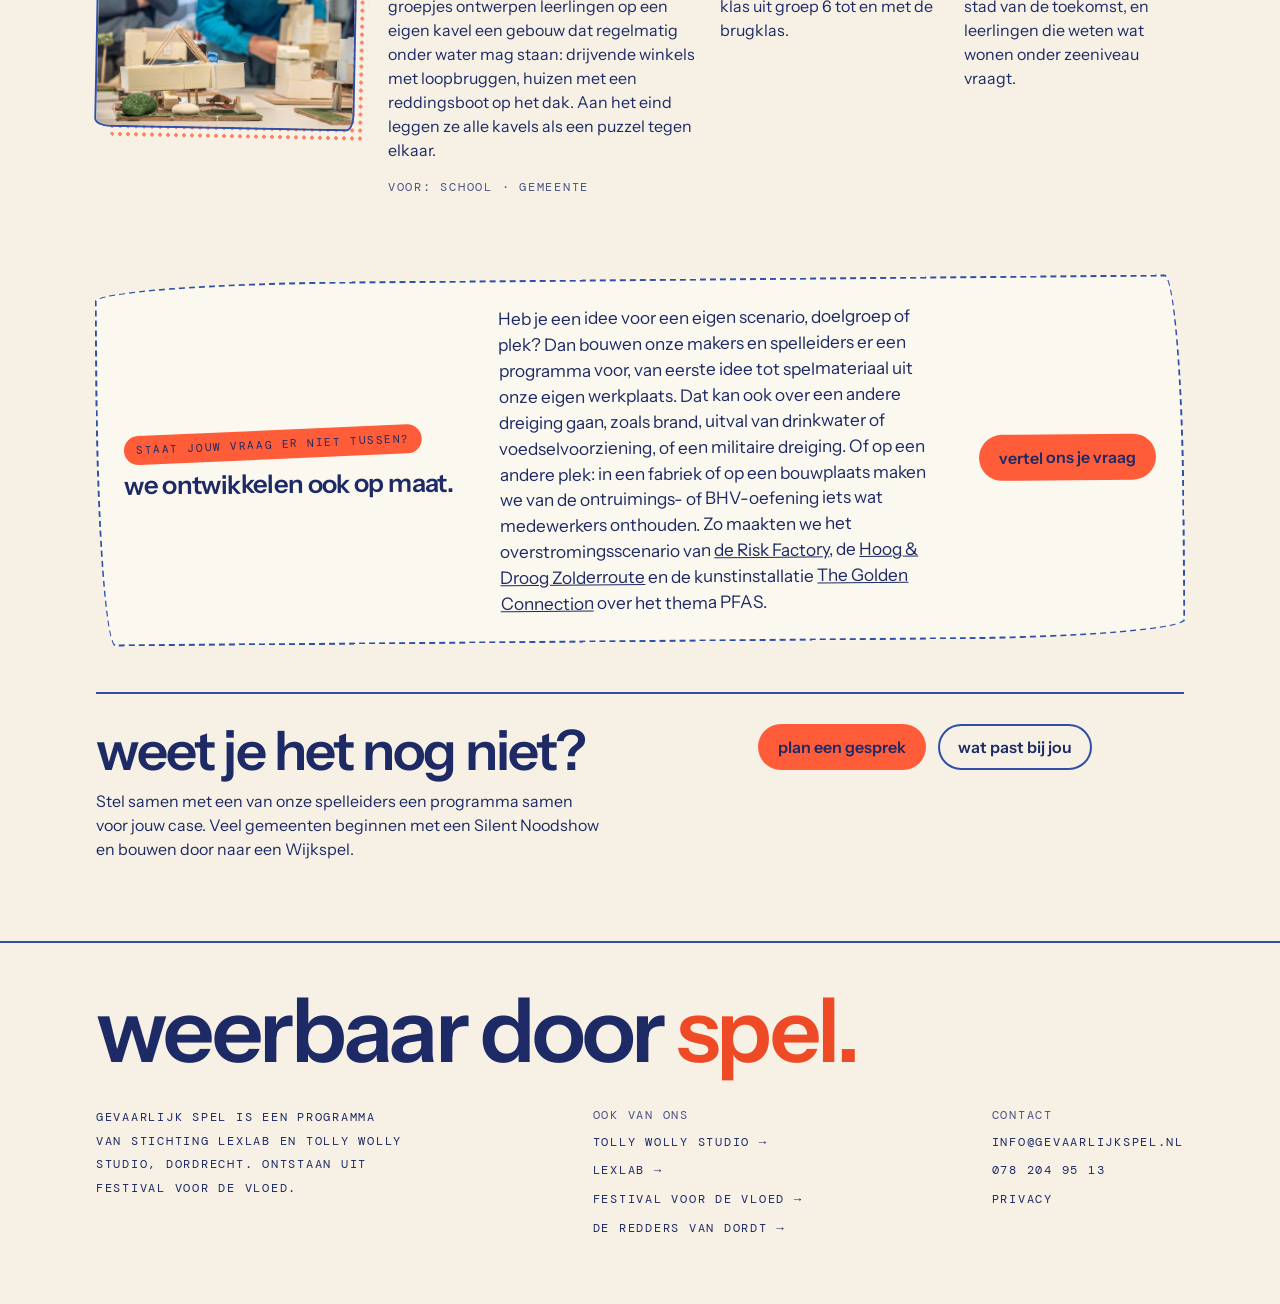
<file: programmas.html>
<!doctype html>
<html lang="nl"><head><meta charset="utf-8"><meta name="viewport" content="width=device-width,initial-scale=1,viewport-fit=cover">
<title>Programma’s: noodpakket-workshop, wijkspel, noodsteunpunt en meer · gevaarlijk spel.</title>
<meta name="description" content="Acht programma’s om met bewoners, leerlingen of medewerkers te oefenen voor een noodsituatie: Silent Noodshow, Noodpakket Kookkaravaan, Wijkspel 72 uur, Pop-up Noodsteunpunt, Offline, Stormstad en meer.">
<link rel="icon" href="favicon.svg" type="image/svg+xml">
<link rel="canonical" href="https://www.gevaarlijkspel.nl/programmas.html">
<meta property="og:url" content="https://www.gevaarlijkspel.nl/programmas.html">
<meta property="og:title" content="Programma’s: noodpakket-workshop, wijkspel, noodsteunpunt en meer · gevaarlijk spel.">
<meta property="og:description" content="Acht programma’s om met bewoners, leerlingen of medewerkers te oefenen voor een noodsituatie: Silent Noodshow, Noodpakket Kookkaravaan, Wijkspel 72 uur, Pop-up Noodsteunpunt, Offline, Stormstad en meer.">
<meta property="og:type" content="website">
<meta property="og:locale" content="nl_NL">
<meta property="og:image" content="https://www.gevaarlijkspel.nl/img/deel.png">
<meta name="twitter:card" content="summary_large_image">
<link rel="stylesheet" href="fonts.css">
<link rel="stylesheet" href="gs.css">
<style>
:root{padding-top:env(safe-area-inset-top,0px);padding-bottom:env(safe-area-inset-bottom,0px)}
.filters{display:grid;gap:14px;margin-top:30px}
.frij{display:flex;flex-wrap:wrap;gap:8px;align-items:center}
.frij .mono{min-width:110px}
.chip{border:var(--lijn);background:var(--kaart);color:var(--inkt);padding:8px 14px;border-radius:999px;cursor:pointer;font:500 .92rem var(--f-tekst);display:inline-flex;align-items:center;gap:8px}
.chip[aria-pressed="true"]{background:var(--inkt);color:var(--papier)}
.chip[aria-pressed="true"] .scen i{filter:invert(1)}
.detail{display:grid;gap:0;margin-top:40px}
.pd{display:grid;grid-template-columns:260px 1fr;gap:32px;padding-block:38px;border-top:var(--lijn)}
.pfoto{width:100%;aspect-ratio:4/3;object-fit:cover}
.pd .duo,.pfoto.leeg{margin-top:16px}
.pfoto.leeg{display:grid;place-items:center;border:2px dashed var(--blauw)}
.getuige{margin:22px 0 0;padding:16px 20px;border-left:6px solid var(--zalm);background:var(--kaart)}
.getuige p{font-size:1.15rem;font-weight:500;max-width:60ch}
.getuige footer{margin-top:8px;color:var(--inkt2)}
.pd>*{min-width:0}
.pd .nr{font:600 3.4rem/.85 var(--f-tekst);letter-spacing:-.04em;color:var(--zalm-d);font-variant-numeric:tabular-nums}
.pd .meta{display:grid;gap:6px;margin-top:12px}
.pd h2{font-size:clamp(1.8rem,4vw,2.6rem)}
.pd .kolommen{display:grid;grid-template-columns:1.4fr 1fr 1fr;gap:24px;margin-top:18px}
.pd .kolommen>div{min-width:0}
.pd .kolommen p.mono{margin-bottom:6px;color:var(--inkt2)}
.pd .scens{display:flex;gap:6px 16px;flex-wrap:wrap;margin-top:14px;font-family:var(--f-mono);font-size:.7rem;letter-spacing:.1em;text-transform:uppercase}
.pd[hidden]{display:none}
.leeg-melding{padding:30px 0;border-top:var(--lijn)}
.uitleg{display:grid;grid-template-columns:repeat(5,1fr);gap:16px;margin-top:20px}
.uitleg>div{border-top:var(--lijn);padding-top:10px;min-width:0}
.uitleg .scen{font-family:var(--f-mono);font-size:.74rem;letter-spacing:.12em;text-transform:uppercase}
.uitleg .scen i{width:60px}
@media (max-width:860px){.pd{grid-template-columns:1fr;gap:10px}.pfoto{max-width:420px}.pd .kolommen{grid-template-columns:1fr}.uitleg{grid-template-columns:1fr 1fr}}
</style>
<!--prerender:jsonld--><script type="application/ld+json">{"@context":"https://schema.org","@type":"ItemList","name":"Programma’s van Gevaarlijk spel","itemListElement":[{"@type":"ListItem","position":1,"item":{"@type":"Service","@id":"https://www.gevaarlijkspel.nl/programmas.html#silent-noodshow","url":"https://www.gevaarlijkspel.nl/programmas.html#silent-noodshow","name":"Silent Noodshow","serviceType":"crisisoefening","description":"Koptelefoon op, keycord om, en een stem die je in een kwartier door een overstroming praat. Een stem in de koptelefoon praat de groep door een overstroming. Er zijn vier groepen, elk met een eigen keycordkleur; zo herkennen ze elkaar als buren. Iedereen krijgt een kaartje met een straat en de waterdiepte daar. Het verhaal vertakt voor wie wel of geen noodpakket en evacuatieplan heeft. Zo leer je snel wie er om je heen al voorbereid is en hoe je dat kunt doen.","audience":{"@type":"Audience","audienceType":"gemeente, veiligheidsregio, buurt of organisatie"},"keywords":"overstroming, blackout, straat of plein, 15 min per ronde","provider":{"@id":"https://www.gevaarlijkspel.nl/#org","@type":"Organization","name":"Gevaarlijk spel","url":"https://www.gevaarlijkspel.nl/"}}},{"@type":"ListItem","position":2,"item":{"@type":"Service","@id":"https://www.gevaarlijkspel.nl/programmas.html#kookkaravaan","url":"https://www.gevaarlijkspel.nl/programmas.html#kookkaravaan","name":"Noodpakket Kookkaravaan","serviceType":"crisisoefening","description":"Nieuwsgierig wat je kunt maken met de ingrediënten van je noodpakket? Doe mee aan deze interactieve workshop met je buren, leer wat er in je noodpakket moet zitten en maak de lekkerste gerechten. Buren koken samen een maaltijd met alleen wat er in een noodpakket zit, zonder stroom. Aan het eind eet je samen en praat je over wat er thuis in de kast staat. Te combineren met de kookshow Alive & Cooking.","audience":{"@type":"Audience","audienceType":"gemeente, buurt of organisatie"},"keywords":"blackout, buurthuis of plein, 2,5 uur","provider":{"@id":"https://www.gevaarlijkspel.nl/#org","@type":"Organization","name":"Gevaarlijk spel","url":"https://www.gevaarlijkspel.nl/"}}},{"@type":"ListItem","position":3,"item":{"@type":"Service","@id":"https://www.gevaarlijkspel.nl/programmas.html#alive-and-cooking","url":"https://www.gevaarlijkspel.nl/programmas.html#alive-and-cooking","name":"Alive & Cooking","serviceType":"crisisoefening","description":"De kookshow over leven en overleven: straattheater met een gastchef en een noodpakket. Een presentator en een gastchef koken voor publiek met wat er in een noodpakket zit. Een optreden duurt ongeveer 25 minuten en wordt meerdere keren op een dag gespeeld. Te combineren met de Noodpakket Kookkaravaan.","audience":{"@type":"Audience","audienceType":"gemeente, buurt of organisatie"},"keywords":"blackout, straat of markt, 25 min per optreden","provider":{"@id":"https://www.gevaarlijkspel.nl/#org","@type":"Organization","name":"Gevaarlijk spel","url":"https://www.gevaarlijkspel.nl/"}}},{"@type":"ListItem","position":4,"item":{"@type":"Service","@id":"https://www.gevaarlijkspel.nl/programmas.html#wijkspel-72-uur","url":"https://www.gevaarlijkspel.nl/programmas.html#wijkspel-72-uur","name":"Wijkspel 72 uur","serviceType":"crisisoefening","description":"Een klein evenement met de buurt. Je loopt in groepjes door de wijk, zoals bij een vossenjacht, en probeert zelf uit hoe je drie dagen doorkomt. De wijk is het speelveld. Groepjes buren lopen een route langs posten. Bij elke post probeer je iets uit: water halen, koken zonder stroom, een buur vinden die hulp nodig heeft. Onderweg ontdek je wat er in je eigen wijk is en wie wat kan.","audience":{"@type":"Audience","audienceType":"gemeente, veiligheidsregio, buurt of organisatie"},"keywords":"blackout, overstroming, hittestress, extreem weer, buiten, in de wijk, 3 uur","provider":{"@id":"https://www.gevaarlijkspel.nl/#org","@type":"Organization","name":"Gevaarlijk spel","url":"https://www.gevaarlijkspel.nl/"}}},{"@type":"ListItem","position":5,"item":{"@type":"Service","@id":"https://www.gevaarlijkspel.nl/programmas.html#redders","url":"https://www.gevaarlijkspel.nl/programmas.html#redders","name":"Redders van [jouw gemeente]","serviceType":"crisisoefening","description":"Een lessenreeks waarin kinderen redder worden: zandzakken stapelen, een hindernisbaan en klimmen naar de zolder. Volgens aanhoudende geruchten wordt de stad al eeuwen beschermd door de Redders. Op het Vloedcamp trainen klassen om erbij te horen. Ze stapelen zandzakken, nemen een hindernisbaan, klimmen naar een nagebouwde zolder en leren over noodpakketten. Redders is een reeks van drie lessen met een opdracht naar huis. Het Vloedcamp is de korte versie: één les van een uur.","audience":{"@type":"Audience","audienceType":"school, gemeente"},"keywords":"overstroming, school en vloedcamp, 3 lessen, of 1 uur op het Vloedcamp","provider":{"@id":"https://www.gevaarlijkspel.nl/#org","@type":"Organization","name":"Gevaarlijk spel","url":"https://www.gevaarlijkspel.nl/"}}},{"@type":"ListItem","position":6,"item":{"@type":"Service","@id":"https://www.gevaarlijkspel.nl/programmas.html#oefening-met-publiek","url":"https://www.gevaarlijkspel.nl/programmas.html#oefening-met-publiek","name":"Pop-up Noodsteunpunt","serviceType":"crisisoefening","description":"Er komen noodsteunpunten in de wijk. Wij zorgen dat bewoners en wijkorganisaties ze kennen voordat ze nodig zijn. We zetten een noodsteunpunt op in de wijk en bewoners lopen binnen om te zien wat het is en wat ze er kunnen halen. Wie wil, speelt mee, met acteurs die het lastig maken. Of we oefenen met de organisaties in de wijk: buurthuis, moskee of kerk, sportclub, ouderenwerk. Bij elke situatie kiezen ze: zelf oplossen, naar het noodsteunpunt, of niets doen. Zo zie je wie wat kan en waar het netwerk nog gaten heeft.","audience":{"@type":"Audience","audienceType":"gemeente, veiligheidsregio, buurt of organisatie"},"keywords":"blackout, overstroming, hittestress, extreem weer, digitale dreiging, in de wijk, dagdeel","provider":{"@id":"https://www.gevaarlijkspel.nl/#org","@type":"Organization","name":"Gevaarlijk spel","url":"https://www.gevaarlijkspel.nl/"}}},{"@type":"ListItem","position":7,"item":{"@type":"Service","@id":"https://www.gevaarlijkspel.nl/programmas.html#offline","url":"https://www.gevaarlijkspel.nl/programmas.html#offline","name":"Offline","serviceType":"crisisoefening","description":"Een bijeenkomst waarin je een dag zonder internet naspeelt. Wat doet het nog, en wat niet? Een interactieve presentatie in een zaal. Samen loop je een dag door waarop het internet uitvalt. Wie kun je nog bereiken? Doet je verwarming het nog? Kun je boodschappen doen en betalen? Bij elke vraag kiest de zaal, en zie je wat er gebeurt. Ook te spelen met je eigen organisatie: geen mail, geen agenda, geen bestanden. Wie belt de klant, waar staat de planning, wie neemt besluiten? Na de grote storing bij Microsoft in november 2026 weet iedereen dat het kan gebeuren. Een digitaal noodplan heb je pas echt als je het hebt geoefend.","audience":{"@type":"Audience","audienceType":"gemeente, buurt of organisatie, school"},"keywords":"digitale dreiging, binnen, 2 uur","provider":{"@id":"https://www.gevaarlijkspel.nl/#org","@type":"Organization","name":"Gevaarlijk spel","url":"https://www.gevaarlijkspel.nl/"}}},{"@type":"ListItem","position":8,"item":{"@type":"Service","@id":"https://www.gevaarlijkspel.nl/programmas.html#stormstad","url":"https://www.gevaarlijkspel.nl/programmas.html#stormstad","name":"Stormstad","serviceType":"crisisoefening","description":"Ontwerp en bouw een stad die tegen het water kan. De klas wordt een architectenbureau. In groepjes ontwerpen leerlingen op een eigen kavel een gebouw dat regelmatig onder water mag staan: drijvende winkels met loopbruggen, huizen met een reddingsboot op het dak. Aan het eind leggen ze alle kavels als een puzzel tegen elkaar.","audience":{"@type":"Audience","audienceType":"school, gemeente"},"keywords":"extreem weer, overstroming, klas, 2 uur","provider":{"@id":"https://www.gevaarlijkspel.nl/#org","@type":"Organization","name":"Gevaarlijk spel","url":"https://www.gevaarlijkspel.nl/"}}}]}</script><!--/prerender-->
</head><body>
<header class="kop"><div class="wrap">
  <a class="wm" href="index.html">gevaarlijk <span>spel.</span></a>
  <nav class="mono" aria-label="hoofdmenu"><a href="programmas.html" aria-current="page">programma’s</a><a href="cases.html">voorbeelden</a><a href="voor-wie.html">voor wie</a><a href="index.html#contact">contact</a></nav>
</div></header>

<main>
<section class="wrap" style="padding-block:56px 20px">
  <span class="label">programma’s</span>
  <h1 style="margin-top:16px">acht manieren om te <span class="z">oefenen.</span></h1>
  <p class="groot" style="margin-top:18px">Elk programma speelt een of meer scenario’s. Kies wat past bij jouw wijk, school of rapportage.</p>
  <div class="scenrij" id="scenrij" style="margin-top:24px"></div>

  <div class="filters" role="group" aria-label="filter programma’s">
    <div class="frij" id="f-scen"><span class="mono">scenario</span></div>
    <div class="frij" id="f-voor"><span class="mono">voor</span></div>
  </div>
</section>

<section class="wrap detail" id="detail" aria-live="polite"><!--prerender:detail--><article class="pd" id="silent-noodshow" data-scen="water stroom" data-voor="gemeente regio buurt"><div><div class="nr">01</div><div class="meta mono"><span>straat of plein</span><span>15 min per ronde</span></div><img class="pfoto" src="img/v5-3.jpg" alt="Deelnemers met koptelefoon zwaaien naar boven" loading="lazy"></div><div><h2>Silent Noodshow</h2><p class="groot" style="margin-top:10px;max-width:60ch">Koptelefoon op, keycord om, en een stem die je in een kwartier door een overstroming praat.</p><div class="scens"><span class="scen water"><i aria-hidden="true"></i>overstroming</span><span class="scen stroom"><i aria-hidden="true"></i>blackout</span></div><div class="kolommen"><div><p class="mono">wat er gebeurt</p><p>Een stem in de koptelefoon praat de groep door een overstroming. Er zijn vier groepen, elk met een eigen keycordkleur; zo herkennen ze elkaar als buren. Iedereen krijgt een kaartje met een straat en de waterdiepte daar. Het verhaal vertakt voor wie wel of geen noodpakket en evacuatieplan heeft. Zo leer je snel wie er om je heen al voorbereid is en hoe je dat kunt doen.</p></div><div><p class="mono">jij regelt</p><p>Een straat of plein en een stroompunt.</p></div><div><p class="mono">wat het oplevert</p><p>Rondes van een kwartier, de hele middag door. Helpt het bewustzijn over waterveiligheid en evacuatieplannen vergroten. Ook als dagopening binnen te boeken.</p></div></div><p class="mono" style="margin-top:16px;color:var(--inkt2)">voor: gemeente · veiligheidsregio · buurt of organisatie</p></div></article><article class="pd" id="kookkaravaan" data-scen="stroom" data-voor="gemeente buurt"><div><div class="nr">02</div><div class="meta mono"><span>buurthuis of plein</span><span>2,5 uur</span></div><img class="pfoto" src="img/p-kookkaravaan.jpg" alt="Deelnemers koken aan een lange tafel onder een tent, een vrouw roert in een pan" loading="lazy"></div><div><h2>Noodpakket Kookkaravaan</h2><p class="groot" style="margin-top:10px;max-width:60ch">Nieuwsgierig wat je kunt maken met de ingrediënten van je noodpakket? Doe mee aan deze interactieve workshop met je buren, leer wat er in je noodpakket moet zitten en maak de lekkerste gerechten.</p><div class="scens"><span class="scen stroom"><i aria-hidden="true"></i>blackout</span></div><div class="kolommen"><div><p class="mono">wat er gebeurt</p><p>Buren koken samen een maaltijd met alleen wat er in een noodpakket zit, zonder stroom. Aan het eind eet je samen en praat je over wat er thuis in de kast staat. Te combineren met de kookshow Alive &amp; Cooking.</p></div><div><p class="mono">jij regelt</p><p>Een buurthuis, plein of andere plek waar een groep kan koken en eten.</p></div><div><p class="mono">wat het oplevert</p><p>Een informatieve en laagdrempelige workshop die uitnodigt tot gesprekken over noodpakketten. Ook voor mensen die nooit naar een informatieavond komen. Community building met een pan.</p></div></div><p class="mono" style="margin-top:16px;color:var(--inkt2)">voor: gemeente · buurt of organisatie</p></div></article><article class="pd" id="alive-and-cooking" data-scen="stroom" data-voor="gemeente buurt"><div><div class="nr">03</div><div class="meta mono"><span>straat of markt</span><span>25 min per optreden</span></div><img class="pfoto" src="img/p-alive.jpg" alt="Publiek op bankjes in een tuin kijkt naar een kok bij een rijdende keuken en een pan boven het vuur" loading="lazy"></div><div><h2>Alive &amp; Cooking</h2><p class="groot" style="margin-top:10px;max-width:60ch">De kookshow over leven en overleven: straattheater met een gastchef en een noodpakket.</p><div class="scens"><span class="scen stroom"><i aria-hidden="true"></i>blackout</span></div><div class="kolommen"><div><p class="mono">wat er gebeurt</p><p>Een presentator en een gastchef koken voor publiek met wat er in een noodpakket zit. Een optreden duurt ongeveer 25 minuten en wordt meerdere keren op een dag gespeeld. Te combineren met de Noodpakket Kookkaravaan.</p></div><div><p class="mono">jij regelt</p><p>Een plek op straat, op de markt of op een evenement.</p></div><div><p class="mono">wat het oplevert</p><p>Voorbijgangers die blijven staan en horen wat er in een noodpakket hoort. Gespeeld op Festival Voor de Vloed en de open dag van het waterschap.</p></div></div><p class="mono" style="margin-top:16px;color:var(--inkt2)">voor: gemeente · buurt of organisatie</p></div></article><article class="pd" id="wijkspel-72-uur" data-scen="stroom water hitte weer" data-voor="gemeente regio buurt"><div><div class="nr">04</div><div class="meta mono"><span>buiten, in de wijk</span><span>3 uur</span></div><img class="pfoto" src="img/p-wijkspel.jpg" alt="Een rij buren loopt in het donker met lichtjes in de hand langs een bakstenen muur" loading="lazy"></div><div><h2>Wijkspel 72 uur</h2><p class="groot" style="margin-top:10px;max-width:60ch">Een klein evenement met de buurt. Je loopt in groepjes door de wijk, zoals bij een vossenjacht, en probeert zelf uit hoe je drie dagen doorkomt.</p><div class="scens"><span class="scen stroom"><i aria-hidden="true"></i>blackout</span><span class="scen water"><i aria-hidden="true"></i>overstroming</span><span class="scen hitte"><i aria-hidden="true"></i>hittestress</span><span class="scen weer"><i aria-hidden="true"></i>extreem weer</span></div><div class="kolommen"><div><p class="mono">wat er gebeurt</p><p>De wijk is het speelveld. Groepjes buren lopen een route langs posten. Bij elke post probeer je iets uit: water halen, koken zonder stroom, een buur vinden die hulp nodig heeft. Onderweg ontdek je wat er in je eigen wijk is en wie wat kan.</p></div><div><p class="mono">jij regelt</p><p>Een wijk of buurt en een plek om te starten en te eindigen.</p></div><div><p class="mono">wat het oplevert</p><p>Buren die samen door hun wijk hebben gelopen en weten wat ze aan elkaar hebben.</p></div></div><p class="mono" style="margin-top:16px;color:var(--inkt2)">voor: gemeente · veiligheidsregio · buurt of organisatie</p></div></article><article class="pd" id="redders" data-scen="water" data-voor="school gemeente"><div><div class="nr">05</div><div class="meta mono"><span>school en vloedcamp</span><span>3 lessen, of 1 uur op het Vloedcamp</span></div><img class="pfoto" src="img/p-redders.jpg" alt="Kinderen balanceren over een hindernisbaan boven het water op het Vloedcamp" loading="lazy"></div><div><h2>Redders van [jouw gemeente]</h2><p class="groot" style="margin-top:10px;max-width:60ch">Een lessenreeks waarin kinderen redder worden: zandzakken stapelen, een hindernisbaan en klimmen naar de zolder.</p><div class="scens"><span class="scen water"><i aria-hidden="true"></i>overstroming</span></div><div class="kolommen"><div><p class="mono">wat er gebeurt</p><p>Volgens aanhoudende geruchten wordt de stad al eeuwen beschermd door de Redders. Op het Vloedcamp trainen klassen om erbij te horen. Ze stapelen zandzakken, nemen een hindernisbaan, klimmen naar een nagebouwde zolder en leren over noodpakketten. Redders is een reeks van drie lessen met een opdracht naar huis. Het Vloedcamp is de korte versie: één les van een uur.</p></div><div><p class="mono">jij regelt</p><p>Een plek in de stad, zoals een plein of tuin, en klassen uit groep 3 tot en met 5. We bouwen het Vloedcamp op voor minimaal een dag met meerdere klassen.</p></div><div><p class="mono">wat het oplevert</p><p>In Dordrecht kwamen in 2026 zo’n 500 kinderen naar het Vloedcamp, onder wie 321 leerlingen van 13 klassen. Op deze manier bereikt informatie over waterveiligheid jong en oud.</p></div></div><p class="mono" style="margin-top:16px;color:var(--inkt2)">voor: school · gemeente</p></div></article><article class="pd" id="oefening-met-publiek" data-scen="stroom water hitte weer digitaal" data-voor="gemeente regio buurt"><div><div class="nr">06</div><div class="meta mono"><span>in de wijk</span><span>dagdeel</span></div><img class="pfoto" src="img/p-noodsteunpunt.jpg" alt="Bewoners bekijken flessen water en blikken uit een noodpakket bij een kraam, met een brandweerwagen op de achtergrond" loading="lazy"></div><div><h2>Pop-up Noodsteunpunt</h2><p class="groot" style="margin-top:10px;max-width:60ch">Er komen noodsteunpunten in de wijk. Wij zorgen dat bewoners en wijkorganisaties ze kennen voordat ze nodig zijn.</p><div class="scens"><span class="scen stroom"><i aria-hidden="true"></i>blackout</span><span class="scen water"><i aria-hidden="true"></i>overstroming</span><span class="scen hitte"><i aria-hidden="true"></i>hittestress</span><span class="scen weer"><i aria-hidden="true"></i>extreem weer</span><span class="scen digitaal"><i aria-hidden="true"></i>digitale dreiging</span></div><div class="kolommen"><div><p class="mono">wat er gebeurt</p><p>We zetten een noodsteunpunt op in de wijk en bewoners lopen binnen om te zien wat het is en wat ze er kunnen halen. Wie wil, speelt mee, met acteurs die het lastig maken. Of we oefenen met de organisaties in de wijk: buurthuis, moskee of kerk, sportclub, ouderenwerk. Bij elke situatie kiezen ze: zelf oplossen, naar het noodsteunpunt, of niets doen. Zo zie je wie wat kan en waar het netwerk nog gaten heeft.</p></div><div><p class="mono">jij regelt</p><p>Een plek in de wijk, de mensen die het steunpunt bemannen en de organisaties uit de wijk.</p></div><div><p class="mono">wat het oplevert</p><p>Bewoners die weten waar het steunpunt is en waarvoor ze er terechtkunnen. Wijkorganisaties die elkaar kennen voordat het nodig is.</p></div></div><p class="mono" style="margin-top:16px;color:var(--inkt2)">voor: gemeente · veiligheidsregio · buurt of organisatie</p></div></article><article class="pd" id="offline" data-scen="digitaal" data-voor="gemeente buurt school"><div><div class="nr">07</div><div class="meta mono"><span>binnen</span><span>2 uur</span><span class="z">in ontwikkeling</span></div><img class="pfoto" src="img/p-offline.jpg" alt="Mensen zitten in het donker op een zolder tussen veldbedden, bij het licht van kleine lampjes" loading="lazy"></div><div><h2>Offline</h2><p class="groot" style="margin-top:10px;max-width:60ch">Een bijeenkomst waarin je een dag zonder internet naspeelt. Wat doet het nog, en wat niet?</p><div class="scens"><span class="scen digitaal"><i aria-hidden="true"></i>digitale dreiging</span></div><div class="kolommen"><div><p class="mono">wat er gebeurt</p><p>Een interactieve presentatie in een zaal. Samen loop je een dag door waarop het internet uitvalt. Wie kun je nog bereiken? Doet je verwarming het nog? Kun je boodschappen doen en betalen? Bij elke vraag kiest de zaal, en zie je wat er gebeurt. Ook te spelen met je eigen organisatie: geen mail, geen agenda, geen bestanden. Wie belt de klant, waar staat de planning, wie neemt besluiten? Na de grote storing bij Microsoft in november 2026 weet iedereen dat het kan gebeuren. Een digitaal noodplan heb je pas echt als je het hebt geoefend.</p></div><div><p class="mono">jij regelt</p><p>Een zaal in een buurthuis, school, gemeentehuis of op kantoor.</p></div><div><p class="mono">wat het oplevert</p><p>Een bewuste buurt waar buren elkaar kennen. Of een organisatie die weet wat ze doet als de systemen eruit liggen.</p></div></div><p class="mono" style="margin-top:16px;color:var(--inkt2)">voor: gemeente · buurt of organisatie · school</p></div></article><article class="pd" id="stormstad" data-scen="weer water" data-voor="school gemeente"><div><div class="nr">08</div><div class="meta mono"><span>klas</span><span>2 uur</span></div><img class="pfoto" src="img/p-stormstad.jpg" alt="Een leerling bouwt aan een maquette van een stad die tegen water kan" loading="lazy"></div><div><h2>Stormstad</h2><p class="groot" style="margin-top:10px;max-width:60ch">Ontwerp en bouw een stad die tegen het water kan.</p><div class="scens"><span class="scen weer"><i aria-hidden="true"></i>extreem weer</span><span class="scen water"><i aria-hidden="true"></i>overstroming</span></div><div class="kolommen"><div><p class="mono">wat er gebeurt</p><p>De klas wordt een architectenbureau. In groepjes ontwerpen leerlingen op een eigen kavel een gebouw dat regelmatig onder water mag staan: drijvende winkels met loopbruggen, huizen met een reddingsboot op het dak. Aan het eind leggen ze alle kavels als een puzzel tegen elkaar.</p></div><div><p class="mono">jij regelt</p><p>Een lokaal met tafels en een klas uit groep 6 tot en met de brugklas.</p></div><div><p class="mono">wat het oplevert</p><p>Eén grote maquette van de stad van de toekomst, en leerlingen die weten wat wonen onder zeeniveau vraagt.</p></div></div><p class="mono" style="margin-top:16px;color:var(--inkt2)">voor: school · gemeente</p></div></article><p class="leeg-melding" id="leeg" hidden>Geen programma met deze combinatie. Haal een filter weg, of bel ons: vaak kan een programma in een ander scenario gespeeld worden.</p><!--/prerender--></section>
<section class="wrap" style="padding-block:10px 30px">
  <div class="opmaat">
    <div><span class="label p">staat jouw vraag er niet tussen?</span><h3 style="margin-top:12px">we ontwikkelen ook op maat.</h3></div>
    <p>Heb je een idee voor een eigen scenario, doelgroep of plek? Dan bouwen onze makers en spelleiders er een programma voor, van eerste idee tot spelmateriaal uit onze eigen werkplaats. Dat kan ook over een andere dreiging gaan, zoals brand, uitval van drinkwater of voedselvoorziening, of een militaire dreiging. Of op een andere plek: in een fabriek of op een bouwplaats maken we van de ontruimings- of BHV-oefening iets wat medewerkers onthouden. Zo maakten we het overstromingsscenario van <a href="cases.html#risk-factory">de Risk Factory</a>, de <a href="cases.html#hoog-en-droog">Hoog &amp; Droog Zolderroute</a> en de kunstinstallatie <a href="cases.html#golden-connection">The Golden Connection</a> over het thema PFAS.</p>
    <a class="knop" href="index.html#contact">vertel ons je vraag</a>
  </div>
</section>

<section class="wrap" style="padding-block:20px 80px">
  <div class="twee" style="border-top:var(--lijn);padding-top:30px">
    <div><h2>weet je het nog niet?</h2><p style="margin-top:12px;max-width:46ch">Stel samen met een van onze spelleiders een programma samen voor jouw case. Veel gemeenten beginnen met een Silent Noodshow en bouwen door naar een Wijkspel.</p></div>
    <div style="display:flex;gap:12px;flex-wrap:wrap;align-items:flex-start"><a class="knop" href="index.html#contact">plan een gesprek</a><a class="knop leeg" href="voor-wie.html">wat past bij jou</a></div>
  </div>
</section>
</main>

<footer class="voet"><div class="wrap">
  <p class="slogan">weerbaar door <span>spel.</span></p>
  <p class="mono" style="line-height:1.9">gevaarlijk spel is een programma van Stichting Lexlab en Tolly Wolly Studio, Dordrecht. Ontstaan uit Festival Voor de Vloed.</p>
  <nav class="voetlinks mono" aria-label="verwante sites">
    <span>ook van ons</span>
    <a href="https://www.tollywollystudio.nl" rel="noopener">Tolly Wolly Studio →</a>
    <a href="https://www.lexlab.nl" rel="noopener">Lexlab →</a>
    <a href="https://festivalvoordevloed.nl" rel="noopener">Festival Voor de Vloed →</a>
    <a href="https://www.dereddersvandordt.nl" rel="noopener">De Redders van Dordt →</a>
  </nav>
  <div class="voetlinks mono">
    <span>contact</span>
    <a href="mailto:info@gevaarlijkspel.nl">info@gevaarlijkspel.nl</a>
    <a href="tel:+31782049513">078 204 95 13</a>
    <a href="privacy.html">privacy</a>
  </div>
</div></footer>

<script src="figuren.js"></script>
<script src="gs.js"></script>
<script src="stats.js" defer></script>
<script>
(function(){
  GS.scenrij(document.getElementById('scenrij'),true);
  var det=document.getElementById('detail');
  if(!det.querySelector('.pd'))det.innerHTML=GS.detailLijst();

  var sel={scen:null,voor:null};
  function chips(id,opties,soort,label){
    var rij=document.getElementById(id);
    Object.keys(opties).forEach(function(k){
      var b=document.createElement('button');b.type='button';b.className='chip';b.id='f-'+soort+'-'+k;b.setAttribute('aria-pressed','false');
      b.innerHTML=soort==='scen'?GS.scenHtml(k):GS.esc(label(k));
      b.addEventListener('click',function(){sel[soort]=sel[soort]===k?null:k;rij.querySelectorAll('.chip').forEach(function(c){c.setAttribute('aria-pressed',String(c===b&&sel[soort]===k));});filter();});
      rij.appendChild(b);
    });
  }
  chips('f-scen',GS.SCEN,'scen',function(k){return k;});
  chips('f-voor',GS.GROEP,'voor',function(k){return GS.GROEP[k].naam;});
  function filter(){
    var n=0;
    det.querySelectorAll('.pd').forEach(function(a){
      var ok=(!sel.scen||a.dataset.scen.split(' ').indexOf(sel.scen)>-1)&&(!sel.voor||a.dataset.voor.split(' ').indexOf(sel.voor)>-1);
      a.hidden=!ok;if(ok)n++;
    });
    document.getElementById('leeg').hidden=n>0;
  }
  var g=GS.store('gs-groep');
  if(g&&GS.GROEP[g]&&!location.hash){document.getElementById('f-voor-'+g).click();}
  var hs=location.hash.slice(1);
  if(hs.indexOf('s-')===0&&document.getElementById('f-scen-'+hs.slice(2))){document.getElementById('f-scen-'+hs.slice(2)).click();setTimeout(function(){document.getElementById('f-scen').scrollIntoView();},50);}
  else if(hs){var el=document.getElementById(hs);if(el)setTimeout(function(){el.scrollIntoView();},50);}
})();
</script>
</body></html>
</file>
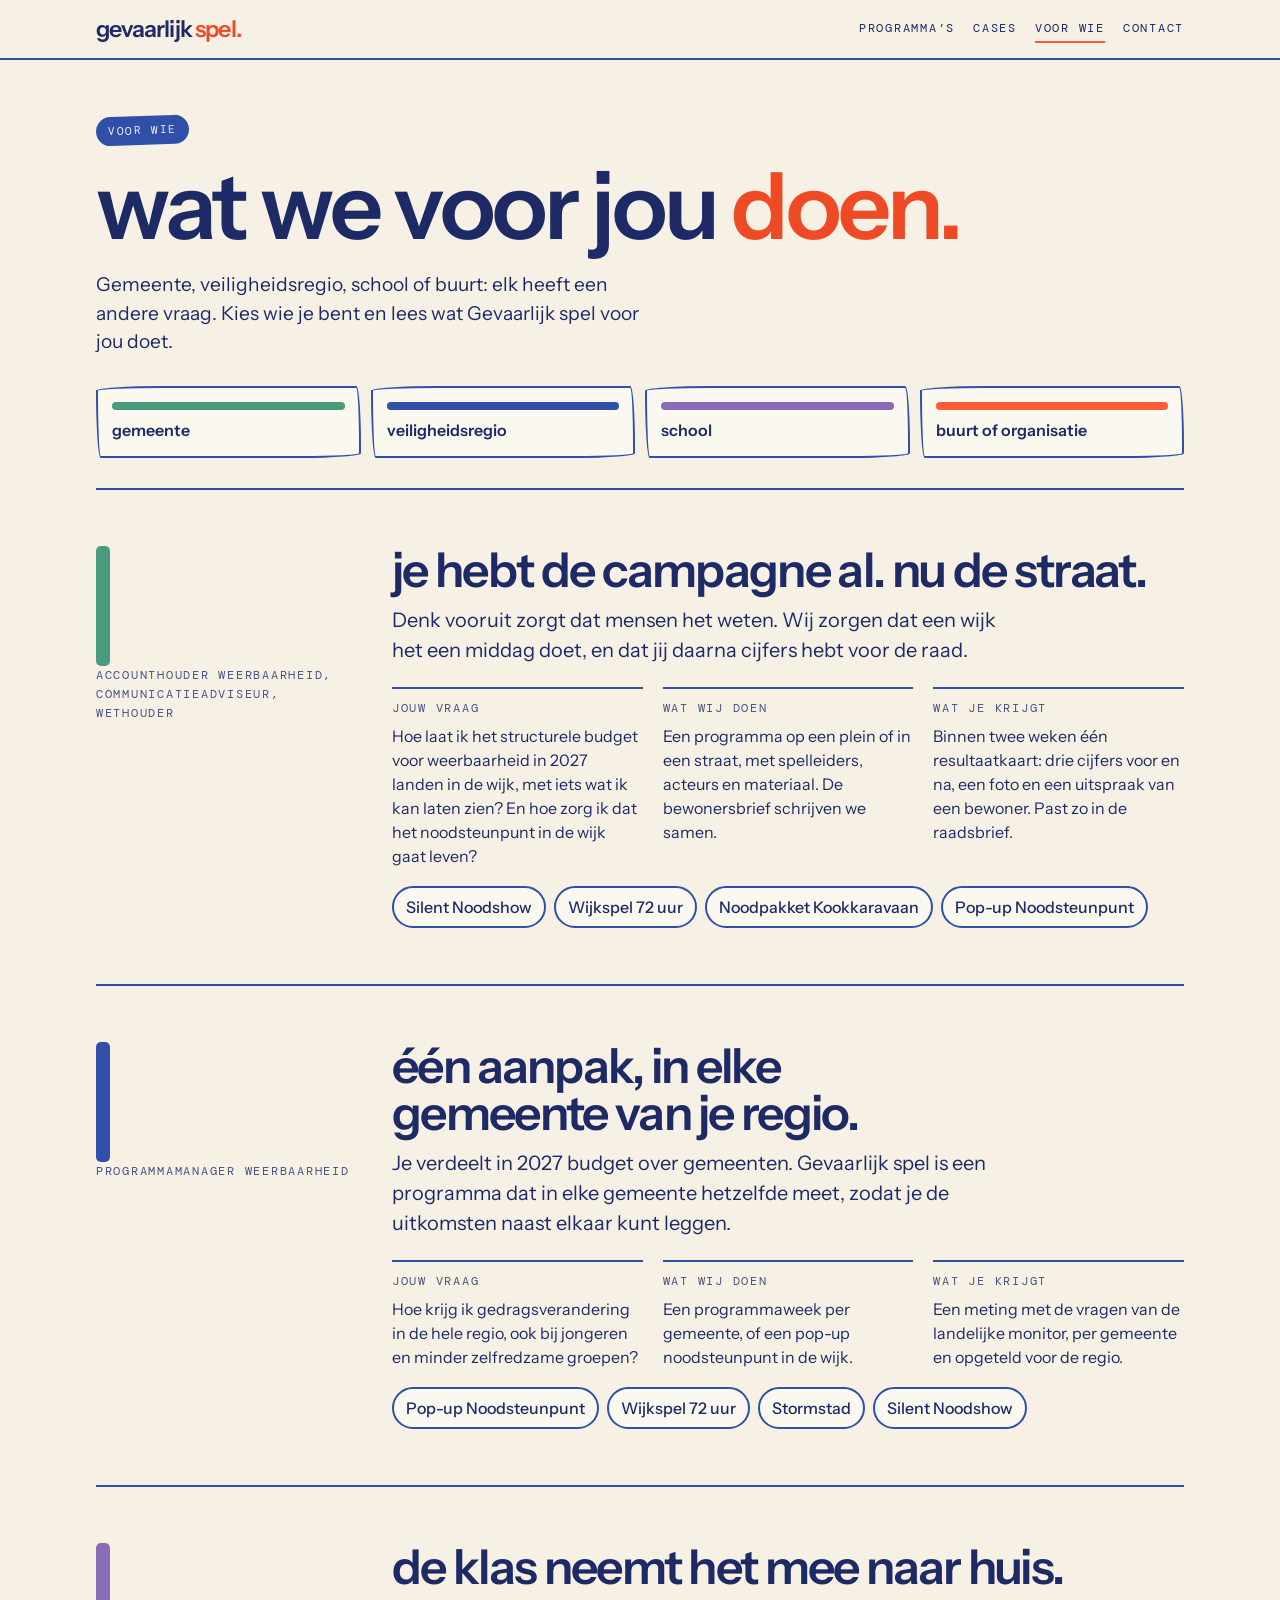
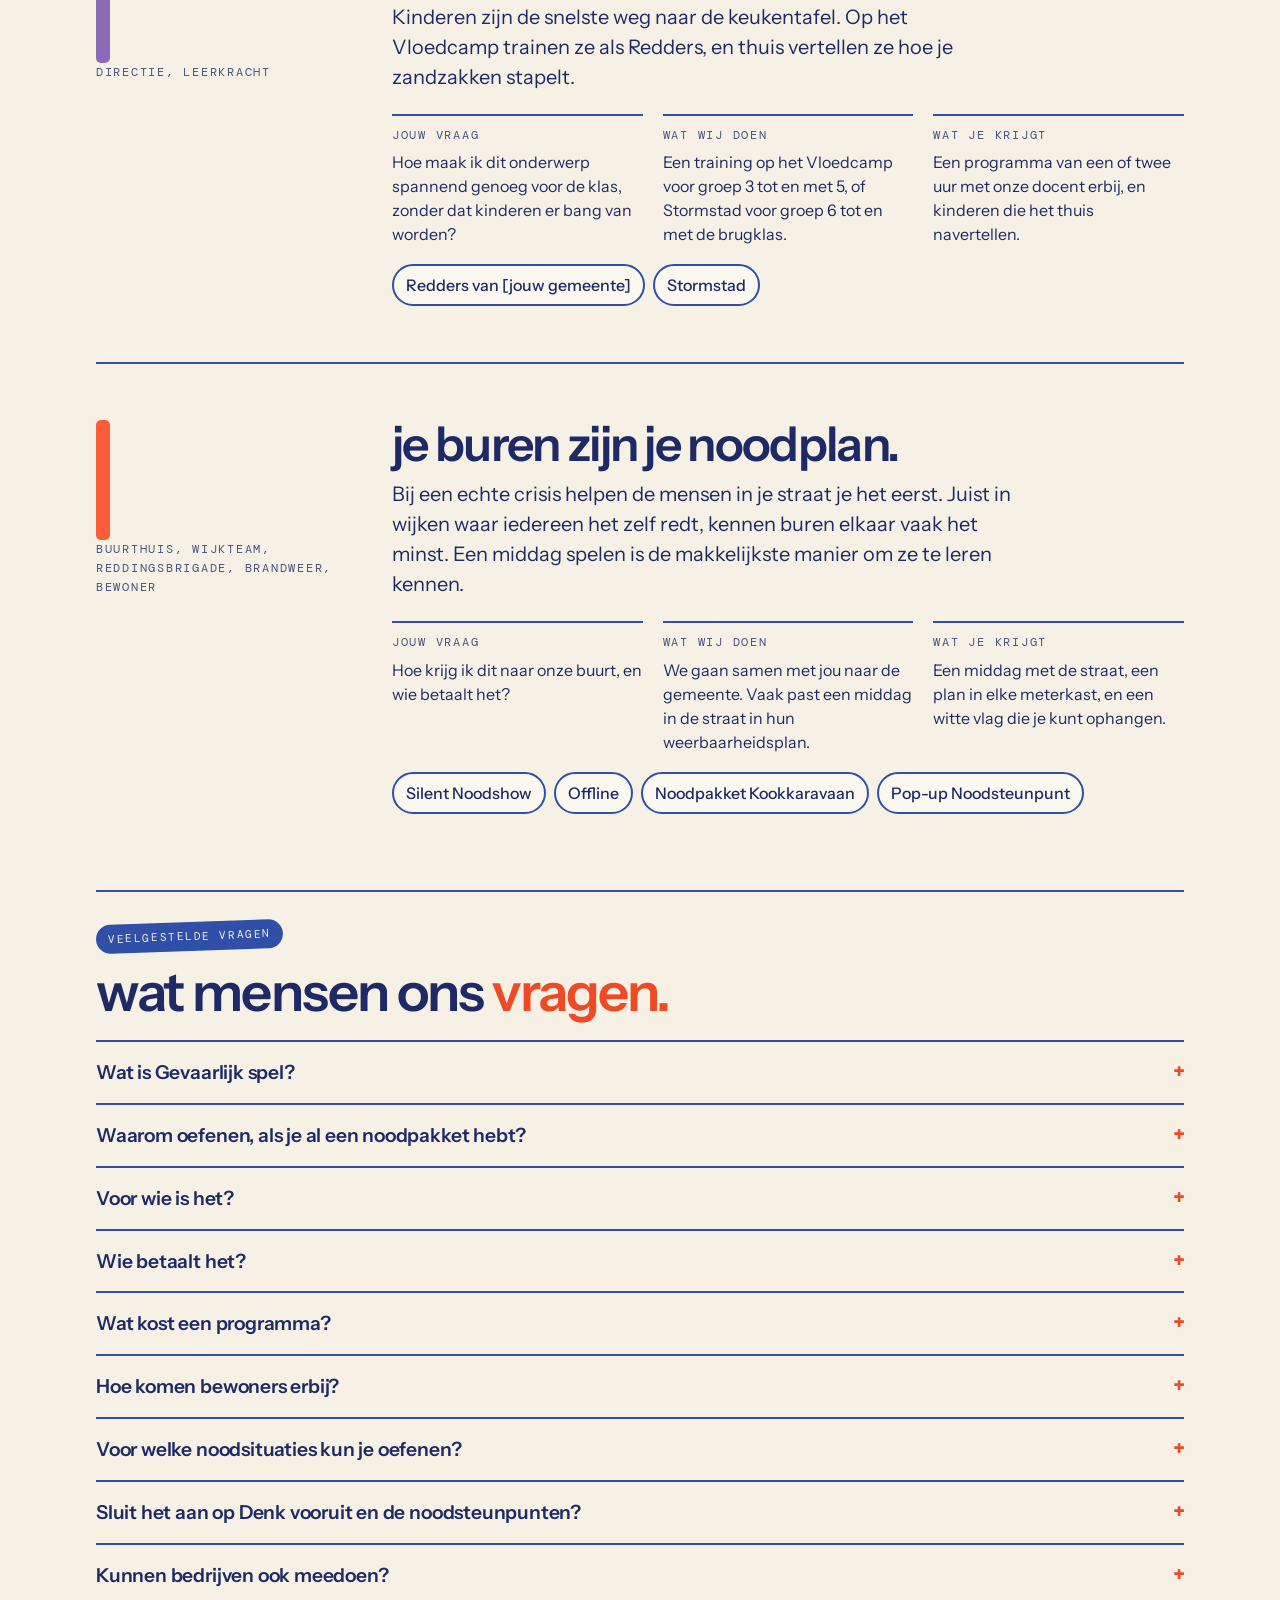
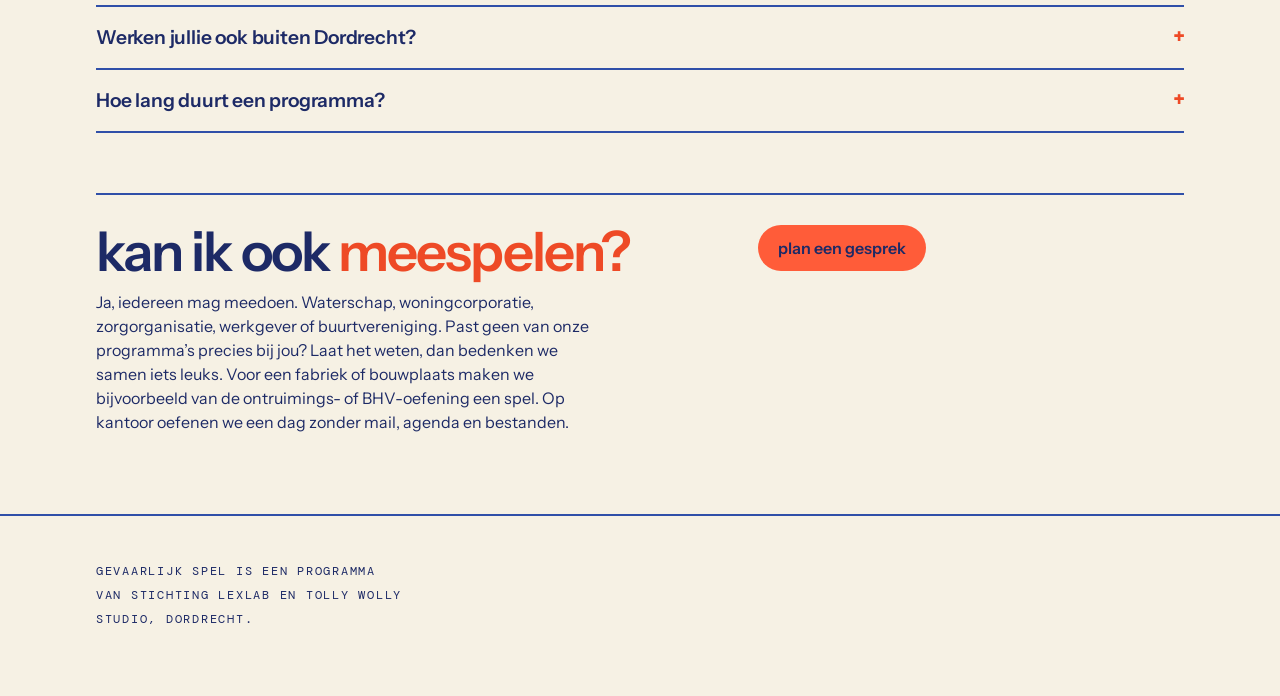
<file: voor-wie.html>
<!doctype html>
<html lang="nl"><head><meta charset="utf-8"><meta name="viewport" content="width=device-width,initial-scale=1,viewport-fit=cover">
<title>Voor gemeenten, veiligheidsregio’s, scholen en organisaties · gevaarlijk spel.</title>
<meta name="description" content="Hoe Gevaarlijk spel gemeenten, veiligheidsregio’s, scholen, buurten en werkgevers helpt met weerbaarheid: oefenen in de wijk, rond het noodsteunpunt, in de klas of op de werkvloer. Met veelgestelde vragen.">
<link rel="icon" href="favicon.svg" type="image/svg+xml">
<link rel="canonical" href="https://www.gevaarlijkspel.nl/voor-wie.html">
<meta property="og:url" content="https://www.gevaarlijkspel.nl/voor-wie.html">
<meta property="og:title" content="Voor gemeenten, veiligheidsregio’s, scholen en organisaties · gevaarlijk spel.">
<meta property="og:description" content="Hoe Gevaarlijk spel gemeenten, veiligheidsregio’s, scholen, buurten en werkgevers helpt met weerbaarheid: oefenen in de wijk, rond het noodsteunpunt, in de klas of op de werkvloer. Met veelgestelde vragen.">
<meta property="og:type" content="website">
<meta property="og:locale" content="nl_NL">
<meta property="og:image" content="https://www.gevaarlijkspel.nl/img/deel.png">
<meta name="twitter:card" content="summary_large_image">
<link rel="preconnect" href="https://fonts.googleapis.com">
<link rel="stylesheet" href="https://fonts.googleapis.com/css2?family=Instrument+Sans:wght@400;500;600&family=DM+Mono:wght@400;500&display=swap">
<link rel="stylesheet" href="gs.css">
<style>
:root{padding-top:env(safe-area-inset-top,0px);padding-bottom:env(safe-area-inset-bottom,0px)}
.tabs{display:grid;grid-template-columns:repeat(4,1fr);gap:10px;margin-top:30px}
.tabs a{display:grid;gap:8px;padding:14px;border:var(--lijn);background:var(--kaart);text-decoration:none;font-weight:600;min-width:0}
.tabs a i{height:8px;border-radius:4px}
.tabs a[aria-current="true"]{background:var(--inkt);color:var(--papier)}
.groep{padding-block:56px;border-top:var(--lijn);display:grid;grid-template-columns:260px 1fr;gap:36px;scroll-margin-top:80px}
.groep>*{min-width:0}
.groep .koord{width:14px;height:120px;border-radius:5px}
.groep h2{font-size:clamp(1.9rem,4.4vw,3rem)}
.drie{display:grid;grid-template-columns:repeat(3,1fr);gap:20px;margin-top:22px}
.drie>div{border-top:var(--lijn);padding-top:10px;min-width:0}
.drie p.mono{color:var(--inkt2);margin-bottom:6px}
.past{display:flex;flex-wrap:wrap;gap:8px;margin-top:18px}
.past a{border:var(--lijn);padding:7px 12px;border-radius:999px;text-decoration:none;background:var(--kaart);font-weight:500}
.past a:hover{background:#fff}
.zin{font-size:1.25rem;max-width:48ch;margin-top:12px}
@media (max-width:860px){.tabs{grid-template-columns:1fr 1fr}.groep{grid-template-columns:1fr;gap:12px}.groep .koord{height:10px;width:100px}.drie{grid-template-columns:1fr}}
.faq{margin-top:22px;border-bottom:var(--lijn)}
.faq details{border-top:var(--lijn);padding-block:16px}
.faq summary{cursor:pointer;font-weight:600;font-size:1.2rem;letter-spacing:-.01em;list-style:none;display:flex;justify-content:space-between;gap:16px}
.faq summary::-webkit-details-marker{display:none}
.faq summary::after{content:"+";font-family:var(--f-mono);color:var(--zalm-d)}
.faq details[open] summary::after{content:"–"}
.faq p{margin-top:10px;max-width:62ch;font-size:1.05rem}
</style>
<script type="application/ld+json">{"@context": "https://schema.org", "@type": "FAQPage", "mainEntity": [{"@type": "Question", "name": "Wat is Gevaarlijk spel?", "acceptedAnswer": {"@type": "Answer", "text": "Gevaarlijk spel maakt crisisoefeningen als spel. Bewoners, leerlingen en medewerkers oefenen samen wat ze doen bij een overstroming, stroomuitval, hitte, extreem weer of uitval van internet. Het is een programma van Stichting Lexlab en Tolly Wolly Studio uit Dordrecht, ontstaan uit Festival Voor de Vloed."}}, {"@type": "Question", "name": "Waarom oefenen, als je al een noodpakket hebt?", "acceptedAnswer": {"@type": "Answer", "text": "Een noodpakket is een goed begin, maar duurt een crisis langer dan 72 uur, dan heb je vooral elkaar nodig. Zelfredzaam is nog niet samenredzaam. Wie een keer geoefend heeft, weet wat te doen en kent de buren die kunnen helpen."}}, {"@type": "Question", "name": "Voor wie is het?", "acceptedAnswer": {"@type": "Answer", "text": "Voor gemeenten en veiligheidsregio’s die werken aan weerbaarheid in de wijk, voor scholen, en voor waterschappen, GGD’s, woningcorporaties, buurtorganisaties en werkgevers."}}, {"@type": "Question", "name": "Wie betaalt het?", "acceptedAnswer": {"@type": "Answer", "text": "De opdrachtgever boekt en betaalt de oefening, meestal een gemeente, veiligheidsregio, school of werkgever. Voor deelnemers is meedoen gratis."}}, {"@type": "Question", "name": "Wat kost een programma?", "acceptedAnswer": {"@type": "Answer", "text": "Op aanvraag. Je krijgt een voorstel dat past bij je locatie, doelgroep en budget."}}, {"@type": "Question", "name": "Hoe komen bewoners erbij?", "acceptedAnswer": {"@type": "Answer", "text": "Via een bewonersbrief en een hekbord in de straat, via de klas, het buurthuis, de markt of een evenement waar ze toch al zijn. Kinderen vertellen het thuis verder."}}, {"@type": "Question", "name": "Voor welke noodsituaties kun je oefenen?", "acceptedAnswer": {"@type": "Answer", "text": "Overstroming, stroomuitval, hitte, extreem weer en digitale uitval. Op maat ook brand, uitval van drinkwater of voedselvoorziening, of een militaire dreiging."}}, {"@type": "Question", "name": "Sluit het aan op Denk vooruit en de noodsteunpunten?", "acceptedAnswer": {"@type": "Answer", "text": "Ja. De campagne Denk vooruit zorgt dat mensen weten wat ze moeten doen. Wij laten ze het oefenen. Met het Pop-up Noodsteunpunt leren bewoners en wijkorganisaties het noodsteunpunt kennen voordat het nodig is."}}, {"@type": "Question", "name": "Kunnen bedrijven ook meedoen?", "acceptedAnswer": {"@type": "Answer", "text": "Ja. In een fabriek of op een bouwplaats maken we van de ontruimings- of BHV-oefening een spel. Op kantoor oefenen we een dag zonder mail, agenda en bestanden."}}, {"@type": "Question", "name": "Werken jullie ook buiten Dordrecht?", "acceptedAnswer": {"@type": "Answer", "text": "Ja, ons werkgebied is heel Nederland. We werken vanuit Dordrecht."}}, {"@type": "Question", "name": "Hoe lang duurt een programma?", "acceptedAnswer": {"@type": "Answer", "text": "Van een kwartier per ronde, zoals de Silent Noodshow, tot een dagdeel of een hele programmaweek in een gemeente."}}]}</script>
</head><body>
<header class="kop"><div class="wrap">
  <a class="wm" href="index.html">gevaarlijk <span>spel.</span></a>
  <nav class="mono" aria-label="hoofdmenu"><a href="programmas.html">programma’s</a><a href="cases.html">cases</a><a href="voor-wie.html" aria-current="page">voor wie</a><a href="index.html#contact">contact</a></nav>
</div></header>

<main>
<section class="wrap" style="padding-block:56px 30px">
  <span class="label">voor wie</span>
  <h1 style="margin-top:16px">wat we voor jou <span class="z">doen.</span></h1>
  <p class="groot" style="margin-top:18px">Gemeente, veiligheidsregio, school of buurt: elk heeft een andere vraag. Kies wie je bent en lees wat Gevaarlijk spel voor jou doet.</p>
  <nav class="tabs" aria-label="groepen">
    <a href="#gemeente" data-g="gemeente"><i style="background:var(--groen)"></i>gemeente</a>
    <a href="#regio" data-g="regio"><i style="background:var(--blauw)"></i>veiligheidsregio</a>
    <a href="#school" data-g="school"><i style="background:var(--paars)"></i>school</a>
    <a href="#buurt" data-g="buurt"><i style="background:var(--zalm)"></i>buurt of organisatie</a>
  </nav>
</section>

<section class="wrap">
  <article class="groep" id="gemeente">
    <div><div class="koord" style="background:var(--groen)"></div><p class="mono" style="color:var(--inkt2)">accounthouder weerbaarheid, communicatieadviseur, wethouder</p></div>
    <div>
      <h2>je hebt de campagne al. nu de straat.</h2>
      <p class="zin">Denk vooruit zorgt dat mensen het weten. Wij zorgen dat een wijk het een middag doet, en dat jij daarna cijfers hebt voor de raad.</p>
      <div class="drie">
        <div><p class="mono">jouw vraag</p><p>Hoe laat ik het structurele budget voor weerbaarheid in 2027 landen in de wijk, met iets wat ik kan laten zien? En hoe zorg ik dat het noodsteunpunt in de wijk gaat leven?</p></div>
        <div><p class="mono">wat wij doen</p><p>Een programma op een plein of in een straat, met spelleiders, acteurs en materiaal. De bewonersbrief schrijven we samen.</p></div>
        <div><p class="mono">wat je krijgt</p><p>Binnen twee weken één resultaatkaart: drie cijfers voor en na, een foto en een uitspraak van een bewoner. Past zo in de raadsbrief.</p></div>
      </div>
      <div class="past"><a href="programmas.html#silent-noodshow">Silent Noodshow</a><a href="programmas.html#wijkspel-72-uur">Wijkspel 72 uur</a><a href="programmas.html#kookkaravaan">Noodpakket Kookkaravaan</a><a href="programmas.html#oefening-met-publiek">Pop-up Noodsteunpunt</a></div>
    </div>
  </article>

  <article class="groep" id="regio">
    <div><div class="koord" style="background:var(--blauw)"></div><p class="mono" style="color:var(--inkt2)">programmamanager weerbaarheid</p></div>
    <div>
      <h2>één aanpak, in elke gemeente van je regio.</h2>
      <p class="zin">Je verdeelt in 2027 budget over gemeenten. Gevaarlijk spel is een programma dat in elke gemeente hetzelfde meet, zodat je de uitkomsten naast elkaar kunt leggen.</p>
      <div class="drie">
        <div><p class="mono">jouw vraag</p><p>Hoe krijg ik gedragsverandering in de hele regio, ook bij jongeren en minder zelfredzame groepen?</p></div>
        <div><p class="mono">wat wij doen</p><p>Een programmaweek per gemeente, of een pop-up noodsteunpunt in de wijk.</p></div>
        <div><p class="mono">wat je krijgt</p><p>Een meting met de vragen van de landelijke monitor, per gemeente en opgeteld voor de regio.</p></div>
      </div>
      <div class="past"><a href="programmas.html#oefening-met-publiek">Pop-up Noodsteunpunt</a><a href="programmas.html#wijkspel-72-uur">Wijkspel 72 uur</a><a href="programmas.html#stormstad">Stormstad</a><a href="programmas.html#silent-noodshow">Silent Noodshow</a></div>
    </div>
  </article>

  <article class="groep" id="school">
    <div><div class="koord" style="background:var(--paars)"></div><p class="mono" style="color:var(--inkt2)">directie, leerkracht</p></div>
    <div>
      <h2>de klas neemt het mee naar huis.</h2>
      <p class="zin">Kinderen zijn de snelste weg naar de keukentafel. Op het Vloedcamp trainen ze als Redders, en thuis vertellen ze hoe je zandzakken stapelt.</p>
      <div class="drie">
        <div><p class="mono">jouw vraag</p><p>Hoe maak ik dit onderwerp spannend genoeg voor de klas, zonder dat kinderen er bang van worden?</p></div>
        <div><p class="mono">wat wij doen</p><p>Een training op het Vloedcamp voor groep 3 tot en met 5, of Stormstad voor groep 6 tot en met de brugklas.</p></div>
        <div><p class="mono">wat je krijgt</p><p>Een programma van een of twee uur met onze docent erbij, en kinderen die het thuis navertellen.</p></div>
      </div>
      <div class="past"><a href="programmas.html#redders">Redders van [jouw gemeente]</a><a href="programmas.html#stormstad">Stormstad</a></div>
    </div>
  </article>

  <article class="groep" id="buurt">
    <div><div class="koord" style="background:var(--zalm)"></div><p class="mono" style="color:var(--inkt2)">buurthuis, wijkteam, reddingsbrigade, brandweer, bewoner</p></div>
    <div>
      <h2>je buren zijn je noodplan.</h2>
      <p class="zin">Bij een echte crisis helpen de mensen in je straat je het eerst. Juist in wijken waar iedereen het zelf redt, kennen buren elkaar vaak het minst. Een middag spelen is de makkelijkste manier om ze te leren kennen.</p>
      <div class="drie">
        <div><p class="mono">jouw vraag</p><p>Hoe krijg ik dit naar onze buurt, en wie betaalt het?</p></div>
        <div><p class="mono">wat wij doen</p><p>We gaan samen met jou naar de gemeente. Vaak past een middag in de straat in hun weerbaarheidsplan.</p></div>
        <div><p class="mono">wat je krijgt</p><p>Een middag met de straat, een plan in elke meterkast, en een witte vlag die je kunt ophangen.</p></div>
      </div>
      <div class="past"><a href="programmas.html#silent-noodshow">Silent Noodshow</a><a href="programmas.html#offline">Offline</a><a href="programmas.html#kookkaravaan">Noodpakket Kookkaravaan</a><a href="programmas.html#oefening-met-publiek">Pop-up Noodsteunpunt</a></div>
    </div>
  </article>
</section>

<section class="wrap" id="vragen" style="padding-block:20px 40px">
  <div style="border-top:var(--lijn);padding-top:30px">
  <span class="label">veelgestelde vragen</span>
  <h2 style="margin-top:14px">wat mensen ons <span class="z">vragen.</span></h2>
  <div class="faq">
<details><summary>Wat is Gevaarlijk spel?</summary><p>Gevaarlijk spel maakt crisisoefeningen als spel. Bewoners, leerlingen en medewerkers oefenen samen wat ze doen bij een overstroming, stroomuitval, hitte, extreem weer of uitval van internet. Het is een programma van Stichting Lexlab en Tolly Wolly Studio uit Dordrecht, ontstaan uit Festival Voor de Vloed.</p></details>
<details><summary>Waarom oefenen, als je al een noodpakket hebt?</summary><p>Een noodpakket is een goed begin, maar duurt een crisis langer dan 72 uur, dan heb je vooral elkaar nodig. Zelfredzaam is nog niet samenredzaam. Wie een keer geoefend heeft, weet wat te doen en kent de buren die kunnen helpen.</p></details>
<details><summary>Voor wie is het?</summary><p>Voor gemeenten en veiligheidsregio’s die werken aan weerbaarheid in de wijk, voor scholen, en voor waterschappen, GGD’s, woningcorporaties, buurtorganisaties en werkgevers.</p></details>
<details><summary>Wie betaalt het?</summary><p>De opdrachtgever boekt en betaalt de oefening, meestal een gemeente, veiligheidsregio, school of werkgever. Voor deelnemers is meedoen gratis.</p></details>
<details><summary>Wat kost een programma?</summary><p>Op aanvraag. Je krijgt een voorstel dat past bij je locatie, doelgroep en budget.</p></details>
<details><summary>Hoe komen bewoners erbij?</summary><p>Via een bewonersbrief en een hekbord in de straat, via de klas, het buurthuis, de markt of een evenement waar ze toch al zijn. Kinderen vertellen het thuis verder.</p></details>
<details><summary>Voor welke noodsituaties kun je oefenen?</summary><p>Overstroming, stroomuitval, hitte, extreem weer en digitale uitval. Op maat ook brand, uitval van drinkwater of voedselvoorziening, of een militaire dreiging.</p></details>
<details><summary>Sluit het aan op Denk vooruit en de noodsteunpunten?</summary><p>Ja. De campagne Denk vooruit zorgt dat mensen weten wat ze moeten doen. Wij laten ze het oefenen. Met het Pop-up Noodsteunpunt leren bewoners en wijkorganisaties het noodsteunpunt kennen voordat het nodig is.</p></details>
<details><summary>Kunnen bedrijven ook meedoen?</summary><p>Ja. In een fabriek of op een bouwplaats maken we van de ontruimings- of BHV-oefening een spel. Op kantoor oefenen we een dag zonder mail, agenda en bestanden.</p></details>
<details><summary>Werken jullie ook buiten Dordrecht?</summary><p>Ja, ons werkgebied is heel Nederland. We werken vanuit Dordrecht.</p></details>
<details><summary>Hoe lang duurt een programma?</summary><p>Van een kwartier per ronde, zoals de Silent Noodshow, tot een dagdeel of een hele programmaweek in een gemeente.</p></details>
  </div>
  </div>
</section>

<section class="wrap" style="padding-block:20px 80px">
  <div class="twee" style="border-top:var(--lijn);padding-top:30px">
    <div><h2>kan ik ook <span class="z">meespelen?</span></h2><p style="margin-top:12px;max-width:46ch">Ja, iedereen mag meedoen. Waterschap, woningcorporatie, zorgorganisatie, werkgever of buurtvereniging. Past geen van onze programma’s precies bij jou? Laat het weten, dan bedenken we samen iets leuks. Voor een fabriek of bouwplaats maken we bijvoorbeeld van de ontruimings- of BHV-oefening een spel. Op kantoor oefenen we een dag zonder mail, agenda en bestanden.</p></div>
    <div style="display:flex;gap:12px;flex-wrap:wrap;align-items:flex-start"><a class="knop" href="index.html#contact">plan een gesprek</a></div>
  </div>
</section>
</main>

<footer class="voet"><div class="wrap">
  <p class="mono" style="line-height:1.9">gevaarlijk spel is een programma van Stichting Lexlab en Tolly Wolly Studio, Dordrecht.</p>
</div></footer>
<script src="figuren.js"></script>
<script src="gs.js"></script>
<script>
(function(){
  var g=(location.hash||'').slice(1)||GS.store('gs-groep');
  function zet(id){
    document.querySelectorAll('.tabs a').forEach(function(a){a.setAttribute('aria-current',String(a.dataset.g===id));});
  }
  if(g&&GS.GROEP[g]){zet(g);var el=document.getElementById(g);if(location.hash)setTimeout(function(){el.scrollIntoView();},50);}
  document.querySelectorAll('.tabs a').forEach(function(a){a.addEventListener('click',function(){zet(a.dataset.g);GS.store('gs-groep',a.dataset.g);});});
})();
</script>
</body></html>
</file>
<file: fonts.css>
/* Instrument Sans en DM Mono (SIL Open Font License), zelf gehost: geen verzoek naar Google bij elk bezoek */
@font-face {
  font-family: 'DM Mono';
  font-style: normal;
  font-weight: 400;
  font-display: swap;
  src: url(fonts/dm-mono-400-latin-ext.woff2) format('woff2');
  unicode-range: U+0100-02BA, U+02BD-02C5, U+02C7-02CC, U+02CE-02D7, U+02DD-02FF, U+0304, U+0308, U+0329, U+1D00-1DBF, U+1E00-1E9F, U+1EF2-1EFF, U+2020, U+20A0-20AB, U+20AD-20C4, U+2113, U+2C60-2C7F, U+A720-A7FF;
}
@font-face {
  font-family: 'DM Mono';
  font-style: normal;
  font-weight: 400;
  font-display: swap;
  src: url(fonts/dm-mono-400-latin.woff2) format('woff2');
  unicode-range: U+0000-00FF, U+0131, U+0152-0153, U+02BB-02BC, U+02C6, U+02DA, U+02DC, U+0304, U+0308, U+0329, U+2000-206F, U+20AC, U+2122, U+2191, U+2193, U+2212, U+2215, U+FEFF, U+FFFD;
}
@font-face {
  font-family: 'DM Mono';
  font-style: normal;
  font-weight: 500;
  font-display: swap;
  src: url(fonts/dm-mono-500-latin-ext.woff2) format('woff2');
  unicode-range: U+0100-02BA, U+02BD-02C5, U+02C7-02CC, U+02CE-02D7, U+02DD-02FF, U+0304, U+0308, U+0329, U+1D00-1DBF, U+1E00-1E9F, U+1EF2-1EFF, U+2020, U+20A0-20AB, U+20AD-20C4, U+2113, U+2C60-2C7F, U+A720-A7FF;
}
@font-face {
  font-family: 'DM Mono';
  font-style: normal;
  font-weight: 500;
  font-display: swap;
  src: url(fonts/dm-mono-500-latin.woff2) format('woff2');
  unicode-range: U+0000-00FF, U+0131, U+0152-0153, U+02BB-02BC, U+02C6, U+02DA, U+02DC, U+0304, U+0308, U+0329, U+2000-206F, U+20AC, U+2122, U+2191, U+2193, U+2212, U+2215, U+FEFF, U+FFFD;
}
@font-face {
  font-family: 'Instrument Sans';
  font-style: normal;
  font-weight: 400;
  font-stretch: 100%;
  font-display: swap;
  src: url(fonts/instrument-sans-400-latin-ext.woff2) format('woff2');
  unicode-range: U+0100-02BA, U+02BD-02C5, U+02C7-02CC, U+02CE-02D7, U+02DD-02FF, U+0304, U+0308, U+0329, U+1D00-1DBF, U+1E00-1E9F, U+1EF2-1EFF, U+2020, U+20A0-20AB, U+20AD-20C4, U+2113, U+2C60-2C7F, U+A720-A7FF;
}
@font-face {
  font-family: 'Instrument Sans';
  font-style: normal;
  font-weight: 400;
  font-stretch: 100%;
  font-display: swap;
  src: url(fonts/instrument-sans-400-latin.woff2) format('woff2');
  unicode-range: U+0000-00FF, U+0131, U+0152-0153, U+02BB-02BC, U+02C6, U+02DA, U+02DC, U+0304, U+0308, U+0329, U+2000-206F, U+20AC, U+2122, U+2191, U+2193, U+2212, U+2215, U+FEFF, U+FFFD;
}
@font-face {
  font-family: 'Instrument Sans';
  font-style: normal;
  font-weight: 500;
  font-stretch: 100%;
  font-display: swap;
  src: url(fonts/instrument-sans-400-latin-ext.woff2) format('woff2');
  unicode-range: U+0100-02BA, U+02BD-02C5, U+02C7-02CC, U+02CE-02D7, U+02DD-02FF, U+0304, U+0308, U+0329, U+1D00-1DBF, U+1E00-1E9F, U+1EF2-1EFF, U+2020, U+20A0-20AB, U+20AD-20C4, U+2113, U+2C60-2C7F, U+A720-A7FF;
}
@font-face {
  font-family: 'Instrument Sans';
  font-style: normal;
  font-weight: 500;
  font-stretch: 100%;
  font-display: swap;
  src: url(fonts/instrument-sans-400-latin.woff2) format('woff2');
  unicode-range: U+0000-00FF, U+0131, U+0152-0153, U+02BB-02BC, U+02C6, U+02DA, U+02DC, U+0304, U+0308, U+0329, U+2000-206F, U+20AC, U+2122, U+2191, U+2193, U+2212, U+2215, U+FEFF, U+FFFD;
}
@font-face {
  font-family: 'Instrument Sans';
  font-style: normal;
  font-weight: 600;
  font-stretch: 100%;
  font-display: swap;
  src: url(fonts/instrument-sans-400-latin-ext.woff2) format('woff2');
  unicode-range: U+0100-02BA, U+02BD-02C5, U+02C7-02CC, U+02CE-02D7, U+02DD-02FF, U+0304, U+0308, U+0329, U+1D00-1DBF, U+1E00-1E9F, U+1EF2-1EFF, U+2020, U+20A0-20AB, U+20AD-20C4, U+2113, U+2C60-2C7F, U+A720-A7FF;
}
@font-face {
  font-family: 'Instrument Sans';
  font-style: normal;
  font-weight: 600;
  font-stretch: 100%;
  font-display: swap;
  src: url(fonts/instrument-sans-400-latin.woff2) format('woff2');
  unicode-range: U+0000-00FF, U+0131, U+0152-0153, U+02BB-02BC, U+02C6, U+02DA, U+02DC, U+0304, U+0308, U+0329, U+2000-206F, U+20AC, U+2122, U+2191, U+2193, U+2212, U+2215, U+FEFF, U+FFFD;
}
</file>
<file: gs.css>
/* gevaarlijk spel. — gedeelde stijl
   Layout: warm papier, één kolom die als een peilschaal van boven naar beneden loopt;
   scenario's onderscheiden door lijnpatronen (stroom, water, hitte, digitaal), niet door nieuwe kleuren.
   Eén vaste look (papier), daarom geen donkere variant: alle kleuren staan hier expliciet. */
:root{
  color-scheme:light;
  --papier:#f6f1e4;
  --papier2:#ece5d3;
  --kaart:#fbf8ef;
  --inkt:#1d2a66;
  --inkt2:#4a5385;
  --zalm:#ff5c39;
  --zalm-d:#ee4a26;
  --paars:#8a6bb5;
  --blauw:#2f4fa8;
  --groen:#4a9b7e;
  --nacht:#07060b;
  --folder:#ffffff;
  --grijs:#2f4fa8;
  --f-tekst:'Instrument Sans',Arial,Helvetica,sans-serif;
  --f-mono:'DM Mono',ui-monospace,Menlo,Consolas,monospace;
  --s-1:.78rem;--s0:1rem;--s1:1.2rem;--s2:1.6rem;--s3:clamp(2rem,5.4vw,3.4rem);--s4:clamp(2.6rem,8.4vw,5.8rem);
  --lijn:2px solid var(--blauw);
  --gutter-l:max(16px,env(safe-area-inset-left,0px));
  --gutter-r:max(16px,env(safe-area-inset-right,0px));
  /* scenariopatronen */
  --p-stroom:url("data:image/svg+xml,%3Csvg xmlns='http://www.w3.org/2000/svg' width='16' height='8'%3E%3Cpath d='M0 4h9' stroke='%231f1b2e' stroke-width='2'/%3E%3C/svg%3E");
  --p-water:url("data:image/svg+xml,%3Csvg xmlns='http://www.w3.org/2000/svg' width='16' height='8'%3E%3Cpath d='M0 4q4-4 8 0t8 0' fill='none' stroke='%231f1b2e' stroke-width='2'/%3E%3C/svg%3E");
  --p-hitte:url("data:image/svg+xml,%3Csvg xmlns='http://www.w3.org/2000/svg' width='12' height='8'%3E%3Cpath d='M0 7l3-6 3 6 3-6 3 6' fill='none' stroke='%231f1b2e' stroke-width='2' stroke-linejoin='round'/%3E%3C/svg%3E");
  --p-weer:url("data:image/svg+xml,%3Csvg xmlns='http://www.w3.org/2000/svg' width='8' height='8'%3E%3Cpath d='M1.5 8l4-8' stroke='%231f1b2e' stroke-width='2'/%3E%3C/svg%3E");
  --p-digitaal:url("data:image/svg+xml,%3Csvg xmlns='http://www.w3.org/2000/svg' width='10' height='8'%3E%3Crect x='1' y='2' width='4' height='4' fill='%231f1b2e'/%3E%3C/svg%3E");
}
*{box-sizing:border-box;margin:0}
html{scroll-behavior:smooth;scroll-padding-top:calc(70px + env(safe-area-inset-top,0px))}
@media (prefers-reduced-motion:reduce){html{scroll-behavior:auto}}
body{background:var(--papier);color:var(--inkt);font-family:var(--f-tekst);font-size:var(--s0);line-height:1.5;overflow-x:hidden;-webkit-font-smoothing:antialiased}
img{max-width:100%;display:block}
a{color:inherit}
:focus-visible{outline:3px solid var(--zalm);outline-offset:3px}
.wrap{max-width:1120px;margin:0 auto;padding-left:var(--gutter-l);padding-right:var(--gutter-r)}
.smal{max-width:62ch}
.mono{font-family:var(--f-mono);font-size:var(--s-1);letter-spacing:.14em;text-transform:uppercase}
h1,h2,h3,.wm{font-weight:600;letter-spacing:-.035em;line-height:.98;text-wrap:balance}
h1{font-size:var(--s4)}h2{font-size:var(--s3)}h3{font-size:var(--s2);letter-spacing:-.025em;line-height:1.05}
.z{color:var(--zalm-d)}
.op-donker .z{color:var(--zalm)}
p.groot{font-size:var(--s1);max-width:44ch}
.tab{font-variant-numeric:tabular-nums}

/* kop */
body::before{content:"";position:fixed;inset:0 0 auto;height:env(safe-area-inset-top,0px);z-index:10;background:var(--papier)}
.kop{position:sticky;top:env(safe-area-inset-top,0px);z-index:9;background:var(--papier);border-bottom:var(--lijn)}
.kop .wrap{display:flex;align-items:center;justify-content:space-between;gap:16px;min-height:58px;flex-wrap:wrap;padding-block:8px}
.wm{font-size:1.45rem;text-decoration:none;white-space:nowrap}
.wm span{color:var(--zalm-d)}
.kop nav{display:flex;gap:4px 18px;flex-wrap:wrap}
.kop nav a{text-decoration:none;padding:4px 0;border-bottom:2px solid transparent}
.kop nav a:hover,.kop nav a[aria-current="page"]{border-bottom-color:var(--zalm)}

/* knoppen en labels */
.knop{display:inline-flex;align-items:center;gap:10px;background:var(--zalm);color:var(--inkt);padding:13px 20px;border-radius:999px;font-weight:600;text-decoration:none;border:0;cursor:pointer;font:600 1rem var(--f-tekst)}
.knop:hover{background:#ff7d60}
.knop.leeg{background:transparent;border:var(--lijn);padding:11px 18px}
.knop.leeg:hover{background:var(--papier2)}
.label{display:inline-block;border-radius:999px;padding:6px 12px;font-family:var(--f-mono);font-size:.7rem;letter-spacing:.14em;text-transform:uppercase;background:var(--blauw);color:var(--papier)}
.label.p{background:var(--zalm);color:var(--inkt)}
.label.o{background:var(--zalm);color:var(--inkt)}
.label.b{background:var(--blauw);color:var(--papier)}
.label.g{background:transparent;color:var(--blauw);box-shadow:inset 0 0 0 2px var(--blauw)}

/* scenariolijn */
.scen{display:inline-flex;align-items:center;gap:8px}
.scen i{display:none}
.scen.stroom i{background-image:var(--p-stroom)}
.scen.water i{background-image:var(--p-water)}
.scen.hitte i{background-image:var(--p-hitte)}
.scen.weer i{background-image:var(--p-weer)}
.scen.digitaal i{background-image:var(--p-digitaal)}

/* secties */
.sec{padding-block:72px;border-top:var(--lijn)}
.sec-kop{display:grid;gap:14px;margin-bottom:30px;justify-items:start}
.twee{display:grid;grid-template-columns:1fr 1fr;gap:36px;align-items:start}
.twee>*{min-width:0}
.foto{width:100%;border:var(--lijn);background:var(--papier2)}
.bijschrift{margin-top:8px;color:var(--inkt2)}
.open{display:inline;background:#ffe1d6;border-bottom:2px dotted var(--zalm-d);padding:0 3px;font-family:var(--f-mono);font-size:.85em}

/* programmalijst */
.prog{display:grid;grid-template-columns:repeat(auto-fill,minmax(min(100%,300px),1fr));gap:14px}
.pk{background:var(--kaart);border:var(--lijn);padding:20px;display:flex;flex-direction:column;gap:10px;text-decoration:none;position:relative}
a.pk:hover{background:#fff}
.pk .nr{font-family:var(--f-mono);font-size:.72rem;letter-spacing:.14em;text-transform:uppercase;color:var(--inkt2)}
.pk .t{font-size:1.35rem;font-weight:600;letter-spacing:-.025em;line-height:1.05}
.pk .scens{display:flex;flex-wrap:wrap;gap:6px 14px;margin-top:auto;padding-top:8px}
.pk .scens .scen{font-family:var(--f-mono);font-size:.68rem;letter-spacing:.1em;text-transform:uppercase}

/* cijfers */
.cijfers{display:grid;grid-template-columns:repeat(3,1fr);gap:24px}
.cijfers>div{border-top:var(--lijn);padding-top:12px;min-width:0}
.cijfers .b{font-size:clamp(2.6rem,6vw,3.8rem);font-weight:600;letter-spacing:-.04em;line-height:.9;color:var(--zalm-d);font-variant-numeric:tabular-nums}

/* de folder: sober, in de u-vorm, tegenover onze straat */
.folder{background:var(--folder);border:1px solid var(--grijs);color:var(--inkt2);font-family:Arial,Helvetica,sans-serif;font-size:.9rem;line-height:1.45;padding:14px 16px;box-shadow:5px 5px 0 var(--papier2)}
.folder .f-kop{display:block;font-weight:700;text-transform:uppercase;font-size:.68rem;letter-spacing:.08em;border-bottom:1px solid var(--grijs);padding-bottom:6px;margin-bottom:8px;color:var(--grijs)}
.folder ol{padding-left:18px;margin:0}
.folder p{margin:0;font-size:1rem}
.folderzin{display:inline-block;margin-bottom:12px}

/* afzetlint */
.lintbak{overflow:hidden;padding-block:26px}
.lint{overflow:hidden;background:var(--zalm);border-block:var(--lijn);transform:rotate(-2deg);margin-inline:-20px;white-space:nowrap}
.lint div{display:inline-block;padding:10px 0;font-family:var(--f-mono);font-size:.9rem;letter-spacing:.24em;text-transform:uppercase;color:var(--inkt);animation:lint 38s linear infinite}
@keyframes lint{to{transform:translateX(-50%)}}
@media (prefers-reduced-motion:reduce){.lint div{animation:none}}

/* voet */
.voet{border-top:var(--lijn);padding-block:44px 64px}
.voet .wrap{display:flex;justify-content:space-between;gap:24px;flex-wrap:wrap}
.voet p{max-width:44ch}
.voet .slogan{flex:1 0 100%;max-width:none;font:600 clamp(2.4rem,8vw,5.6rem)/.95 var(--f-tekst);letter-spacing:-.04em;margin-bottom:10px}
.voet .slogan span{color:var(--zalm-d)}
.voetlinks{display:grid;gap:8px;align-content:start}
.voetlinks span{color:var(--inkt2)}
.voetlinks a{text-decoration:none;border-bottom:2px solid transparent;justify-self:start}
.voetlinks a:hover{border-bottom-color:var(--zalm)}

/* reageerknop voor collega's */
.reageer{position:fixed;right:calc(14px + env(safe-area-inset-right,0px));bottom:calc(14px + env(safe-area-inset-bottom,0px));z-index:20;background:var(--inkt);color:var(--papier);text-decoration:none;border-radius:999px;padding:11px 16px;font-family:var(--f-mono);font-size:.72rem;letter-spacing:.14em;text-transform:uppercase;box-shadow:0 0 0 3px var(--papier)}
.reageer:hover{background:var(--paars);color:var(--inkt)}
.concept{background:var(--inkt);color:var(--papier);text-align:center;padding:6px 16px;font-family:var(--f-mono);font-size:.68rem;letter-spacing:.14em;text-transform:uppercase}

@media (max-width:760px){
  .twee,.cijfers{grid-template-columns:1fr}
  .sec{padding-block:52px}
  .kop nav{gap:2px 14px;font-size:.66rem}
}

.mono.z{color:var(--blauw)}


/* de buurtfiguren */
.toneel{border:var(--lijn);background:var(--papier);overflow:hidden;transition:opacity .5s}
.toneel.kaal{border:0;background:transparent}
.toneel.uit{opacity:0}
.toneel svg{display:block;width:100%;height:auto}
.scenrij{display:grid;grid-template-columns:repeat(5,minmax(0,1fr));gap:10px}
.scenrij figure{margin:0}
.scenrij figcaption{padding:8px 10px;border-top:var(--lijn)}
.scenrij figcaption p{font-family:var(--f-tekst);font-size:.92rem;letter-spacing:0;text-transform:none;margin-top:4px;color:var(--inkt)}
@media (max-width:860px){.scenrij{grid-template-columns:repeat(2,minmax(0,1fr))}}
.fg .w{filter:url(#wiebel)}
.fg .vul{color:var(--zalm);fill:currentColor;stroke:none;mix-blend-mode:multiply}
.fg .vul .dik{fill:none;stroke:currentColor;stroke-width:6;stroke-linecap:round}
.fg .lijn,.fg .prop,.fg .bl{fill:none;stroke:var(--blauw);stroke-width:2.5;stroke-linecap:round;stroke-linejoin:round}
.fg .lijn{transform:translate(2.5px,-2px)}
.fg .lijn .dun{stroke-width:1.6}
.fg .pv{fill:var(--blauw);stroke:none}
.fg .wit{fill:var(--papier)}
.fg .raster{fill:url(#raster);stroke:none}
.fg .raster-o{fill:url(#raster2);stroke:none}
.fg .vast{fill:var(--blauw);stroke:none}
.fg .oranje{fill:var(--zalm);stroke:none;mix-blend-mode:multiply}
.fg .bgvlak{fill:var(--papier);stroke:none}
.fg text{font-family:var(--f-mono);font-size:9px;letter-spacing:1.4px;fill:var(--papier)}
.fg .p2,.fg .p3,.fg .vlag,.fg .been,.fg .arm-l,.fg .arm-r,.fg .zon,.fg .wind{transform-box:fill-box}
.fg .p2,.fg .p3{transform-origin:0 50%}
.fg .vlag,.fg .been{transform-origin:50% 0}
.fg .arm-l{transform-origin:100% 0}
.fg .arm-r{transform-origin:0 0}
.fg .zwaait .arm-r,.fg .drager .arm-r{transform-origin:0 100%}
.fg .zon{transform-origin:50% 50%}
.fg .wind{transform-origin:50% 100%}
.fg .wandel{transform:translate(var(--x),0)}
.fg .slingerlijn{stroke-dasharray:1;stroke-dashoffset:0}
@media (prefers-reduced-motion:no-preference){
  .fg .dans .arm-r{animation:f-dr 2.2s ease-in-out infinite alternate}
  .fg .dans .arm-l{animation:f-dl 2.2s ease-in-out infinite alternate}
  .fg .zwaait .arm-r{animation:f-zw 1.6s ease-in-out infinite alternate}
  .fg .lamp{animation:f-lamp 4.5s ease-in-out infinite alternate}
  .fg .golven{animation:f-water 6s ease-in-out infinite alternate}
  .fg .zon{animation:f-zon 3s ease-in-out infinite alternate}
  .fg .regen{animation:f-regen 1.5s linear infinite}
  .fg .wind{animation:f-wind 2s ease-in-out infinite alternate}
  .fg .wifi path{animation:f-wifi 6s steps(1) infinite}
  .fg .wifi path:nth-child(2){animation-delay:.6s}.fg .wifi path:nth-child(1){animation-delay:1.2s}
  .fg .kruis{animation:f-kruis 6s steps(1) infinite}
  .fg .geeft .arm-r{animation:f-geef 2.8s ease-in-out infinite alternate}
  .speel .fg .wandel .pers{animation:f-kom .3s linear var(--d) backwards}
  .speel .fg .wandel .vul{animation:f-kom .5s ease-out calc(var(--d) + .7s) backwards}
  .speel .fg .klim{animation:f-klim 3.6s linear calc(var(--d) + 1.9s + var(--t))}
  .speel .fg .hop{animation:f-hop .45s ease-out calc(var(--d) + 1.35s)}
  .speel .fg .wandel{animation:f-wandel var(--t) linear calc(var(--d) + 1.9s) backwards}
  .speel .fg .wandel .been.a{animation:f-stap-a .72s linear calc(var(--d) + 1.9s) var(--n)}
  .speel .fg .wandel .been.b{animation:f-stap-b .72s linear calc(var(--d) + 1.9s) var(--n)}
  .speel .fg .wandel .arm-l{animation:f-groet var(--gt,2.8s) ease-in-out var(--g,17.4s)}
  .speel .fg .drager .arm-r{animation:f-armneer .9s ease-in-out var(--neer,14s) forwards}
  .speel .fg .slingerlijn{animation:f-lijntrek 1.8s ease-out 3.2s backwards}
  .speel .fg .vlag{animation:f-pop .45s cubic-bezier(.3,1.6,.5,1) var(--vd) backwards}
  .speel .fg .zon-op{animation:f-op 3.2s ease-out 5.4s backwards}
}
@keyframes f-dr{from{transform:rotate(-80deg)}to{transform:rotate(40deg)}}
@keyframes f-dl{from{transform:rotate(-40deg)}to{transform:rotate(80deg)}}
@keyframes f-zw{from{transform:rotate(-10deg)}to{transform:rotate(16deg)}}
@keyframes f-lamp{from{transform:rotate(-14deg)}to{transform:rotate(12deg)}}
@keyframes f-water{from{transform:translate(0,22px)}to{transform:translate(-20px,-10px)}}
@keyframes f-zon{from{transform:scale(.92)}to{transform:scale(1.1)}}
@keyframes f-regen{from{transform:translate(0,0)}to{transform:translate(-12px,24px)}}
@keyframes f-wind{from{transform:rotate(4deg)}to{transform:rotate(12deg)}}
@keyframes f-wifi{0%,40%{opacity:1}41%,100%{opacity:.12}}
@keyframes f-kruis{0%,55%{opacity:0}56%,100%{opacity:1}}
@keyframes f-geef{from{transform:rotate(0)}to{transform:rotate(-62deg)}}
@keyframes f-vouw{from{transform:scaleX(0)}}
@keyframes f-kom{from{opacity:0}}
@keyframes f-klim{42%,58%{transform:translateY(-123px)}92%{transform:translateY(0)}}
@keyframes f-hop{50%{transform:translateY(-9px)}}
@keyframes f-wandel{from{transform:translate(var(--van),0)}}
@keyframes f-stap-a{25%{transform:rotate(22deg)}75%{transform:rotate(-22deg)}}
@keyframes f-stap-b{25%{transform:rotate(-22deg)}75%{transform:rotate(22deg)}}
@keyframes f-armneer{to{transform:rotate(112deg)}}
@keyframes f-groet{30%,70%{transform:rotate(150deg)}50%{transform:rotate(118deg)}}
@keyframes f-lijntrek{from{stroke-dashoffset:1}}
@keyframes f-pop{from{transform:scale(0)}}
@keyframes f-op{from{transform:translateY(70px);opacity:0}}

/* ===== levend: handgetekende randen, scheve plaatjes, een straat die door de site loopt ===== */
:root{--schets:255px 18px 225px 18px/18px 225px 18px 255px;--schets2:18px 225px 18px 255px/255px 18px 225px 18px;
  --golf:url("data:image/svg+xml,%3Csvg xmlns='http://www.w3.org/2000/svg' viewBox='0 0 1200 12' preserveAspectRatio='none'%3E%3Cpath d='M0 6C150 2 260 10 420 5S700 10 860 4s230 6 340 2' fill='none' stroke='%232f4fa8' stroke-width='2.5' stroke-linecap='round' vector-effect='non-scaling-stroke'/%3E%3C/svg%3E")}
.sec,.hero2{position:relative;border-top:0;background-image:var(--golf);background-repeat:no-repeat;background-position:top center;background-size:100% 12px}
.label{transform:rotate(-2deg)}
.pk,.stem,.terugbel,.voorjou a,.tabs a,.koord,.getuige,.scenrij .toneel{border-radius:var(--schets)}
.pk:nth-child(even),.voorjou a:nth-child(even),.scenrij .toneel:nth-child(even){border-radius:var(--schets2)}
.veld input,.terugbel input,textarea{border-radius:12px 4px 10px 5px/5px 10px 4px 12px}
.scenrij .toneel svg{border-radius:inherit}
.prog{gap:22px 18px;padding-block:6px 14px}
.prog .pk{transition:transform .18s ease-out}
.prog .pk:nth-child(3n+1){transform:rotate(-.9deg)}
.prog .pk:nth-child(3n+2){transform:rotate(.7deg) translateY(12px)}
.prog .pk:nth-child(3n){transform:rotate(-.4deg) translateY(-6px)}
.prog a.pk:hover{transform:rotate(0) scale(1.03);z-index:2}
.scenrij{gap:14px}
.scenrij .toneel:nth-child(odd){transform:rotate(-1.4deg)}
.scenrij .toneel:nth-child(even){transform:rotate(1.1deg) translateY(10px)}
.voorjou a:nth-child(odd){transform:rotate(-.8deg)}
.voorjou a:nth-child(even){transform:rotate(.9deg) translateY(8px)}
.twee{grid-template-columns:1.25fr .85fr}
.cijfers>div:nth-child(2),.afspraak>div:nth-child(2){margin-top:28px}
.cijfers>div:nth-child(3),.afspraak>div:nth-child(3){margin-top:56px}
.stappen li:nth-child(2){margin-top:26px}.stappen li:nth-child(3){margin-top:52px}.stappen li:nth-child(4){margin-top:78px}
.wrap .cijfers>div,.wrap .afspraak>div,.wrap .stappen li{border-top:0;background-image:var(--golf);background-repeat:no-repeat;background-position:top left;background-size:100% 10px;padding-top:16px}

/* foto's: in kleur, scheef opgeplakt, met een oranje raster erachter */
.duo{display:block;position:relative;isolation:isolate;transform:rotate(var(--r,-1.3deg))}
.duo img{display:block;width:100%;border:var(--lijn)!important;border-radius:6px 14px 8px 16px/14px 6px 16px 8px}
.duo::after{content:"";position:absolute;inset:14px -12px -12px 14px;z-index:-1;background-image:radial-gradient(var(--zalm) 30%,transparent 33%);background-size:8px 8px;border-radius:12px;opacity:.75}
.duo::before{content:"";position:absolute;left:50%;top:-11px;width:86px;height:22px;transform:translateX(-50%) rotate(-3deg);background:var(--zalm);opacity:.8;z-index:1;mix-blend-mode:multiply}

/* buren op de lijnen tussen de secties */
.buur{position:absolute;top:-104px;width:140px;pointer-events:none;z-index:1}
.buur svg{display:block;width:100%;height:auto;overflow:visible}

/* rasterbollen */
.hero2 .wrap,#contact .wrap{position:relative;z-index:1}
.hero2::before,#contact::before{content:"";position:absolute;border-radius:50%;z-index:0;pointer-events:none}
.hero2{overflow-x:clip}
.hero2::before{right:-90px;top:210px;width:340px;height:340px;background-image:radial-gradient(var(--zalm) 30%,transparent 33%);background-size:10px 10px;opacity:.5}
#contact{overflow-x:clip}
#contact::before{left:-120px;bottom:-40px;width:360px;height:360px;background-image:radial-gradient(var(--blauw) 28%,transparent 31%);background-size:9px 9px;opacity:.35}

@media (max-width:860px){
  .twee{grid-template-columns:1fr}
  .cijfers>div:nth-child(n),.afspraak>div:nth-child(n),.stappen li:nth-child(n){margin-top:0}
  .prog .pk:nth-child(n),.voorjou a:nth-child(n){transform:none}
  .scenrij .toneel:nth-child(n){transform:none}
  .buur{width:96px;top:-71px}
  .hero2::before{width:200px;height:200px;right:-70px}
}

/* op maat */
.opmaat{display:grid;grid-template-columns:minmax(0,1fr) minmax(0,1.3fr) auto;gap:18px 28px;align-items:center;margin-top:34px;padding:24px 26px;border:2px dashed var(--blauw);border-radius:var(--schets);background:var(--kaart);transform:rotate(-.5deg)}
.opmaat p{font-size:1.08rem}
@media (max-width:860px){.opmaat{grid-template-columns:1fr;transform:none}.opmaat .knop{justify-self:start}}

.pfoto.leeg{display:grid;place-items:center;width:100%;aspect-ratio:4/3;border:2px dashed var(--blauw);border-radius:var(--schets)}

#folderanim{position:relative}
.nogeens{position:absolute;left:10px;top:10px;border:var(--lijn);background:var(--kaart);color:var(--inkt);border-radius:999px;padding:7px 14px;cursor:pointer;font:500 .9rem var(--f-tekst)}
.nogeens:hover{background:#fff}

.scenrij a{display:block;color:inherit;text-decoration:none}
.scenrij a:hover figcaption{background:var(--kaart)}
.pd .toneel.pscene{margin-top:16px;border-radius:var(--schets)}
.metingbeeld{max-width:300px;justify-self:end;transform:rotate(1.2deg);border-radius:var(--schets)}
@media (max-width:860px){.metingbeeld{justify-self:start}}

/* oefeningen */
.fg .straal{fill:var(--zalm);stroke:none;opacity:.5}
.fg .deur,.fg .vlam{transform-box:fill-box}
.fg .deur{transform-origin:0 50%;transform:scaleX(.14)}
.fg .vlam{transform-origin:50% 100%}
.fg .zakloop{opacity:0}
.oefenrij figcaption{font-size:.7rem}
@media (prefers-reduced-motion:no-preference){
  .speel .fg .zakloop{animation:f-zak 2.7s linear .3s 3}
  .speel .fg .z1{animation:f-kom .2s linear 2.3s backwards}
  .speel .fg .z2{animation:f-kom .2s linear 5s backwards}
  .speel .fg .z3{animation:f-kom .2s linear 7.7s backwards}
  .speel .fg .doorgeef .arm-l{animation:f-ontvang 2.7s ease-in-out calc(.3s + var(--fi,0)*.45s) 3}
  .speel .fg .doorgeef .arm-r{animation:f-geefdoor 2.7s ease-in-out calc(.3s + var(--fi,0)*.45s) 3}
  .speel .fg .samenloop{animation:f-aanloop 2.4s linear backwards}
  .speel .fg .loopt .been.a{animation:f-stap-a .6s linear 4}
  .speel .fg .loopt .been.b{animation:f-stap-b .6s linear 4}
  .speel .fg .deur{animation:f-deur .7s ease-out 2.6s backwards}
  .speel .fg .vink{animation:f-kom .3s linear 3.3s backwards}
  .speel .fg .klimmen{animation:f-trap 3.3s ease-in-out .3s backwards}
  .speel .fg .klimmen .been.a{animation:f-stap-a 1.1s linear .3s 3}
  .speel .fg .klimmen .been.b{animation:f-stap-b 1.1s linear .3s 3}
  .speel .fg .stijgwater{animation:f-stijg 5s ease-in-out .2s backwards}
  .speel .fg .vlam{animation:f-vlam .45s ease-in-out 10 alternate}
  .speel .fg .stoomwolk{animation:f-stoom 1.8s ease-out 3}
  .speel .fg .vlagstok{animation:f-vlaguit .8s ease-out .6s backwards}
  .speel .fg .bootje{animation:f-boot 3s ease-out 1.2s backwards}
}
@keyframes f-zak{0%{opacity:1;transform:translate(-30px,141px)}9.3%{opacity:1;transform:translate(15px,126px)}26%{opacity:1;transform:translate(73px,126px)}42.6%{opacity:1;transform:translate(131px,126px)}59.3%{opacity:1;transform:translate(189px,126px)}74%{opacity:1;transform:translate(214px,138px)}75%,100%{opacity:0;transform:translate(214px,138px)}}
@keyframes f-ontvang{0%{transform:rotate(-58deg)}7%,13%{transform:rotate(0)}23%,100%{transform:rotate(-58deg)}}
@keyframes f-geefdoor{0%,17%{transform:rotate(58deg)}24%,30%{transform:rotate(0)}40%,100%{transform:rotate(58deg)}}
@keyframes f-stijg{from{transform:translateY(74px)}}
@keyframes f-aanloop{from{transform:translate(-78px,0)}}
@keyframes f-deur{from{transform:scaleX(1)}}
@keyframes f-trap{0%{transform:translate(-90px,48px)}10%{transform:translate(-75px,27px)}16%,33%{transform:translate(-60px,32px)}43%{transform:translate(-45px,11px)}49%,66%{transform:translate(-30px,16px)}76%{transform:translate(-15px,-5px)}82%,100%{transform:translate(0,0)}}
@keyframes f-vlam{from{transform:scaleY(.7)}to{transform:scaleY(1.15)}}
@keyframes f-stoom{0%{transform:translateY(8px);opacity:.1}60%{opacity:1}100%{transform:translateY(-6px);opacity:.4}}
@keyframes f-vlaguit{from{transform:rotate(95deg) scale(.3)}}
@keyframes f-boot{from{transform:translate(96px,0)}}

/* brekers: een oefening tussen twee secties, staand op de lijn van de volgende sectie */
.breker{position:relative;z-index:2;padding-top:10px;margin-bottom:-38px;pointer-events:none}
.breker .wrap{display:flex;align-items:flex-end;gap:22px}
.breker.rechts .wrap{flex-direction:row-reverse}
.breker figure{margin:0;flex:none;width:min(340px,62%)}
.breker p{padding-bottom:58px;max-width:20ch;color:var(--inkt2);line-height:1.7}
.breker .fg .grondlijn{display:none}
@media (max-width:860px){.breker{margin-bottom:-30px}.breker figure{width:min(250px,58%)}.breker p{padding-bottom:44px}}

.fg .doorgeef .arm-l{transform:rotate(-58deg)}
.fg .doorgeef .arm-r{transform:rotate(58deg)}
.breker figure[data-oef="zandzakken"]{width:min(440px,70%)}
/* brede brekers: het water loopt over de hele breedte */
.breker.breed{margin-bottom:0;padding-top:0}
.breker.breed .wrap{position:absolute;left:0;right:0;top:22px;z-index:1;display:block}
.breker.breed p{padding-bottom:0}
.breker figure.breedbeeld{width:100%;height:250px}
.breedbeeld svg{width:100%;height:100%}
.breker.breed + .sec{background-image:none}
@media (max-width:860px){.breker figure.breedbeeld{width:100%;height:190px}}

/* het eerste figuur staat al gedrukt in het boekje; de buren blijven na aankomst iets doen */
.fg .staart{transform-box:fill-box;transform-origin:100% 100%}
@media (prefers-reduced-motion:no-preference){
  .speel .fg .wandel.eerste .pers{animation:none}
  .speel .fg .i-dans .arm-r{animation:f-dr 2.6s ease-in-out var(--aank) infinite alternate}
  .speel .fg .i-spring .hop{animation:f-hop .45s ease-out calc(var(--d) + 1.35s),f-huppel 3.4s ease-out calc(var(--aank) + .6s) infinite}
  .speel .fg .i-rol .hop{animation:f-hop .45s ease-out calc(var(--d) + 1.35s),f-rol 4s ease-in-out var(--aank) infinite alternate}
  .speel .fg .wandel .damp{animation:f-stoom 2.6s ease-out var(--aank) infinite}
  .speel .fg .wandel .staart{animation:f-kwispel .45s ease-in-out var(--aank) infinite alternate}
}
@keyframes f-huppel{0%,78%,100%{transform:translateY(0)}88%{transform:translateY(-14px)}}
@keyframes f-rol{from{transform:translateX(-7px)}to{transform:translateX(7px)}}
@keyframes f-kwispel{from{transform:rotate(-18deg)}to{transform:rotate(22deg)}}
@media (max-width:860px){.breker figure[data-oef="zandzakken"]{width:min(250px,58%)}}
</file>
